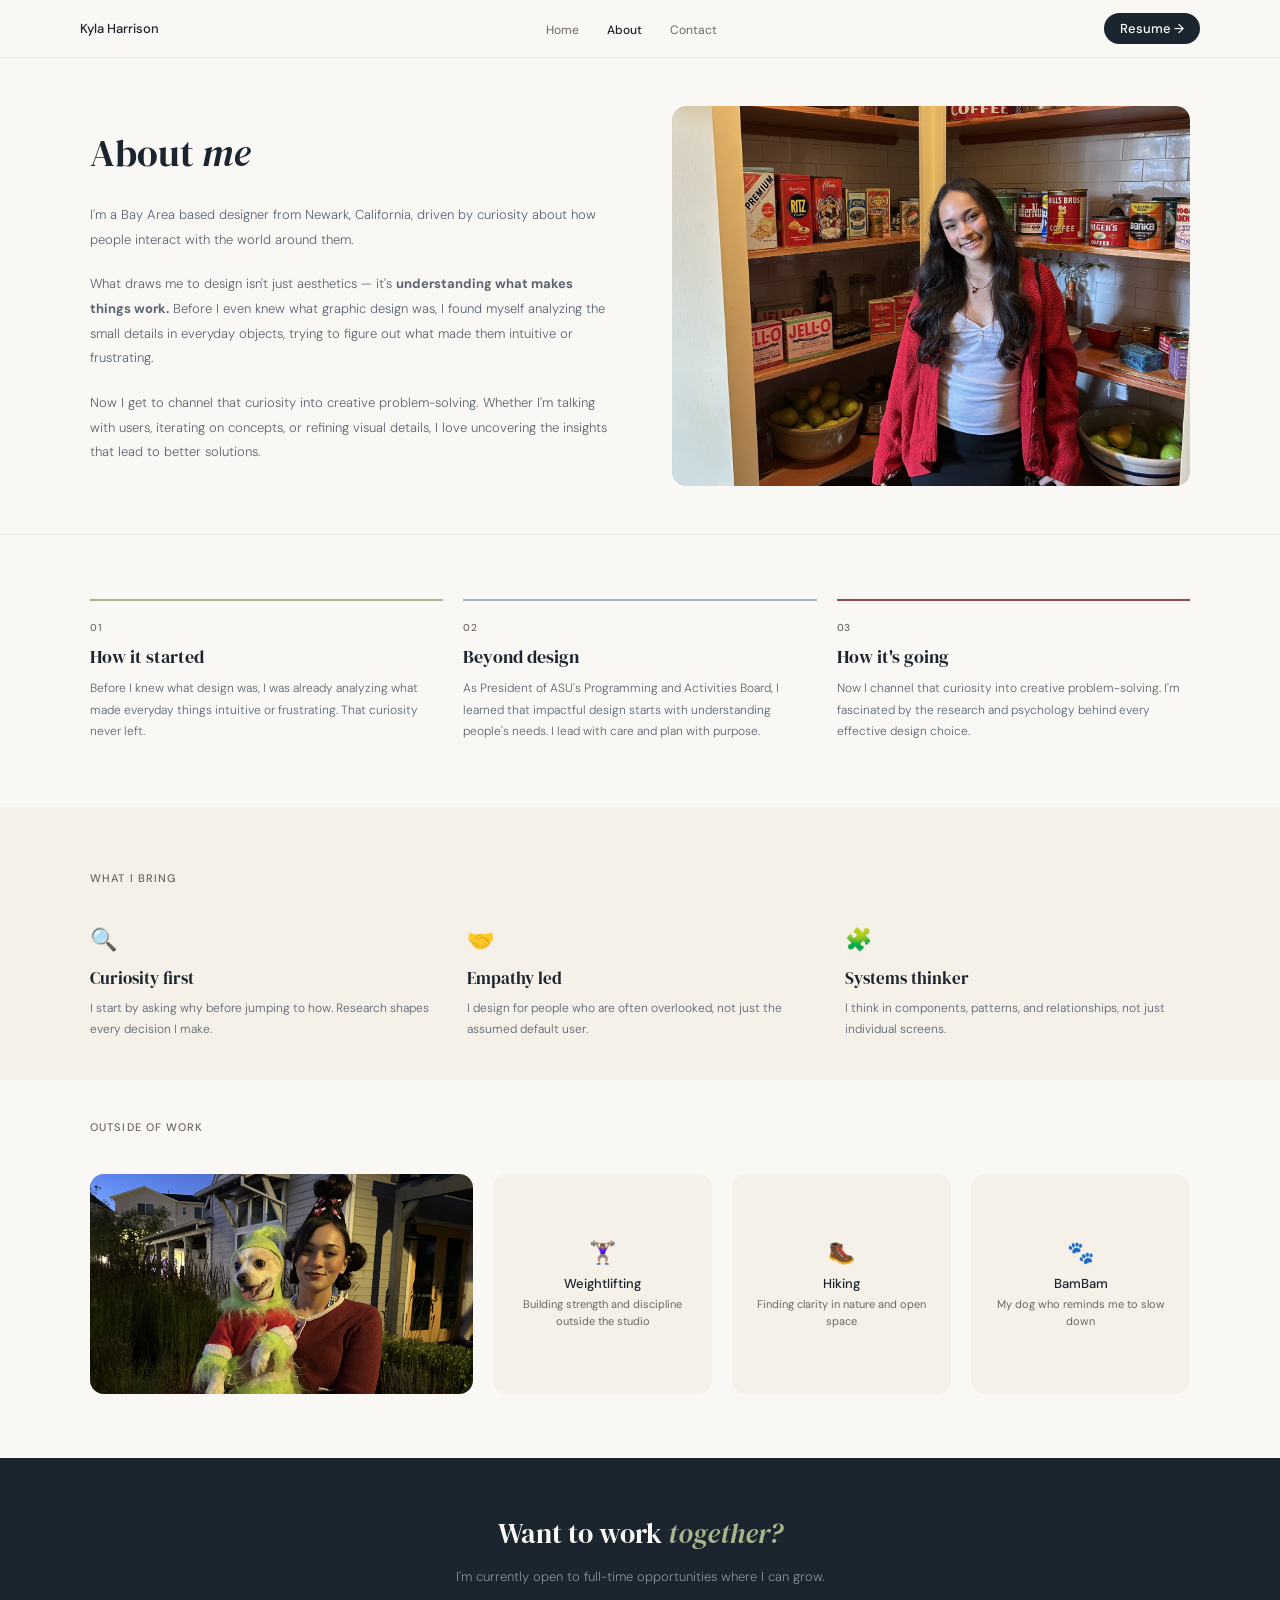
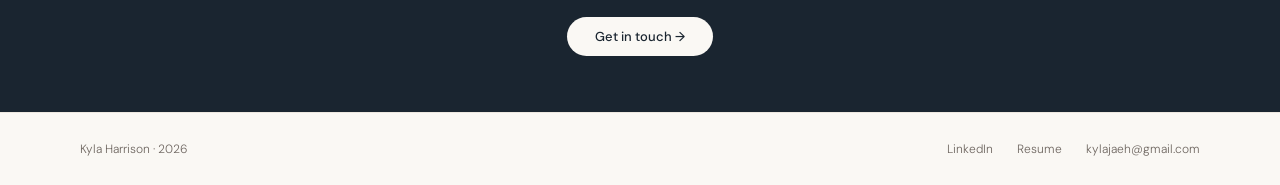
<file: about.html>
<!DOCTYPE html>
<html lang="en">
<head>
<meta charset="UTF-8">
<meta name="viewport" content="width=device-width, initial-scale=1.0">
<title>About — Kyla Harrison</title>
<meta name="description" content="Learn more about Kyla Harrison, a multidisciplinary designer with roots in UX research, based in the Bay Area, California.">
<link rel="icon" type="image/png" href="assets/logo-kh.png">
<link rel="icon" type="image/png" sizes="32x32" href="assets/logo-kh.png">
<link rel="icon" type="image/png" sizes="16x16" href="assets/logo-kh.png">
<link rel="preconnect" href="https://fonts.googleapis.com">
<link rel="preconnect" href="https://fonts.gstatic.com" crossorigin>
<link href="https://fonts.googleapis.com/css2?family=DM+Sans:ital,wght@0,300;0,400;0,500;1,300;1,400&family=DM+Serif+Display:ital@0;1&display=swap" rel="stylesheet">
<link rel="stylesheet" href="css/styles.css">
</head>
<body>

<a class="skip-link" href="#main">Skip to content</a>

<header class="site-nav">
  <div class="nav-inner">
    <span class="nav-name">Kyla Harrison</span>
    <nav aria-label="Primary">
      <ul class="nav-links">
        <li><a href="index.html">Home</a></li>
        <li><a href="about.html" aria-current="page">About</a></li>
        <li><a href="contact.html">Contact</a></li>
      </ul>
    </nav>
    <a class="btn btn-pill btn-dark" href="assets/resume.pdf">Resume →</a>
  </div>
</header>

<main id="main">

  <!-- Section 2: Editorial About -->
  <section class="editorial-about">
    <div class="editorial-about-inner">
      <div class="editorial-about-left reveal">
        <h1 class="editorial-heading">About <em>me</em></h1>
        <p class="editorial-body">I'm a Bay Area based designer from Newark, California, driven by curiosity about how people interact with the world around them.</p>
        <p class="editorial-body">What draws me to design isn't just aesthetics — it's <strong>understanding what makes things work.</strong> Before I even knew what graphic design was, I found myself analyzing the small details in everyday objects, trying to figure out what made them intuitive or frustrating.</p>
        <p class="editorial-body">Now I get to channel that curiosity into creative problem-solving. Whether I'm talking with users, iterating on concepts, or refining visual details, I love uncovering the insights that lead to better solutions.</p>
      </div>
      <div class="editorial-about-right reveal">
        <img class="editorial-photo" src="assets/headshot.jpg" alt="Kyla Harrison, multidisciplinary designer" style="width: 100%; height: 380px; object-fit: cover; object-position: 30% 60%; border-radius: 14px; display: block;">
      </div>
    </div>
  </section>

  <!-- Section 3: Story Cards -->
  <section class="story-cards">
    <div class="story-cards-grid">
      <article class="story-card reveal" style="border-top-color:#a8b58a;">
        <p class="story-card-number">01</p>
        <h3 class="story-card-title">How it started</h3>
        <p class="story-card-body">Before I knew what design was, I was already analyzing what made everyday things intuitive or frustrating. That curiosity never left.</p>
      </article>
      <article class="story-card reveal" style="border-top-color:#a9b7c6;">
        <p class="story-card-number">02</p>
        <h3 class="story-card-title">Beyond design</h3>
        <p class="story-card-body">As President of ASU's Programming and Activities Board, I learned that impactful design starts with understanding people's needs. I lead with care and plan with purpose.</p>
      </article>
      <article class="story-card reveal" style="border-top-color:#8f4a52;">
        <p class="story-card-number">03</p>
        <h3 class="story-card-title">How it's going</h3>
        <p class="story-card-body">Now I channel that curiosity into creative problem-solving. I'm fascinated by the research and psychology behind every effective design choice.</p>
      </article>
    </div>
  </section>

  <!-- Section 4: What I Bring -->
  <section class="what-i-bring">
    <p class="eyebrow eyebrow-muted">What I bring</p>
    <div class="bring-grid">
      <div class="bring-item reveal">
        <span class="bring-icon" aria-hidden="true">🔍</span>
        <h3 class="bring-title">Curiosity first</h3>
        <p class="bring-body">I start by asking why before jumping to how. Research shapes every decision I make.</p>
      </div>
      <div class="bring-item reveal">
        <span class="bring-icon" aria-hidden="true">🤝</span>
        <h3 class="bring-title">Empathy led</h3>
        <p class="bring-body">I design for people who are often overlooked, not just the assumed default user.</p>
      </div>
      <div class="bring-item reveal">
        <span class="bring-icon" aria-hidden="true">🧩</span>
        <h3 class="bring-title">Systems thinker</h3>
        <p class="bring-body">I think in components, patterns, and relationships, not just individual screens.</p>
      </div>
    </div>
  </section>

  <!-- Section 5: Outside of Work -->
  <section class="outside-work">
    <p class="eyebrow eyebrow-muted">Outside of work</p>
    <div class="outside-grid">
      <img class="outside-photo reveal" src="assets/lifestyle.jpg" alt="Kyla Harrison with her dog BamBam" style="width: 100%; height: 220px; object-fit: cover; object-position: center 40%; border-radius: 14px; display: block;">
      <div class="outside-tile reveal">
        <span class="outside-tile-icon" aria-hidden="true">🏋🏽‍♀️</span>
        <p class="outside-tile-name">Weightlifting</p>
        <p class="outside-tile-sub">Building strength and discipline outside the studio</p>
      </div>
      <div class="outside-tile reveal">
        <span class="outside-tile-icon" aria-hidden="true">🥾</span>
        <p class="outside-tile-name">Hiking</p>
        <p class="outside-tile-sub">Finding clarity in nature and open space</p>
      </div>
      <div class="outside-tile reveal">
        <span class="outside-tile-icon" aria-hidden="true">🐾</span>
        <p class="outside-tile-name">BamBam</p>
        <p class="outside-tile-sub">My dog who reminds me to slow down</p>
      </div>
    </div>
  </section>

  <!-- Section 6: CTA Band -->
  <section class="cta-band">
    <div class="cta-band-inner reveal">
      <h2 class="cta-band-heading">Want to work <em>together?</em></h2>
      <p class="cta-band-subline">I'm currently open to full-time opportunities where I can grow.</p>
      <a class="btn cta-band-btn" href="contact.html">Get in touch →</a>
    </div>
  </section>

</main>

<footer class="site-footer">
  <div class="footer-inner">
    <span>Kyla Harrison · 2026</span>
    <div class="footer-links">
      <a href="https://linkedin.com/in/kylaharrison" target="_blank" rel="noopener">LinkedIn</a>
      <a href="assets/resume.pdf">Resume</a>
      <a href="mailto:kylajaeh@gmail.com">kylajaeh@gmail.com</a>
    </div>
  </div>
</footer>

<script src="js/main.js"></script>
</body>
</html>
</file>
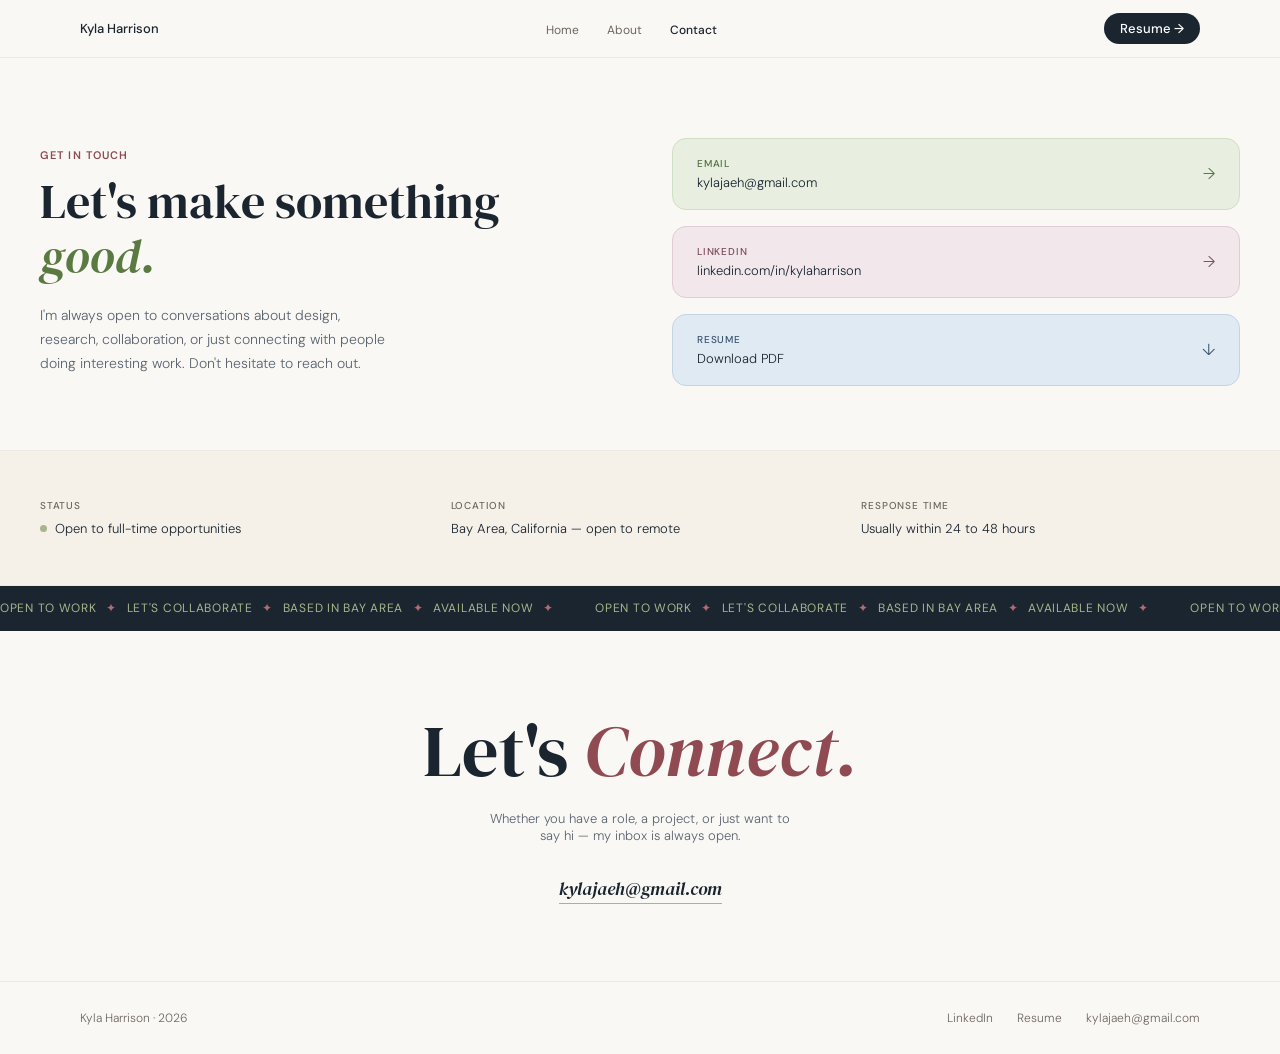
<file: contact.html>
<!DOCTYPE html>
<html lang="en">
<head>
<meta charset="UTF-8">
<meta name="viewport" content="width=device-width, initial-scale=1.0">
<title>Contact — Kyla Harrison</title>
<meta name="description" content="Get in touch with Kyla Harrison, a multidisciplinary designer with roots in UX research, based in the Bay Area, California.">
<link rel="icon" type="image/png" href="assets/logo-kh.png">
<link rel="icon" type="image/png" sizes="32x32" href="assets/logo-kh.png">
<link rel="icon" type="image/png" sizes="16x16" href="assets/logo-kh.png">
<link rel="preconnect" href="https://fonts.googleapis.com">
<link rel="preconnect" href="https://fonts.gstatic.com" crossorigin>
<link href="https://fonts.googleapis.com/css2?family=DM+Sans:ital,wght@0,300;0,400;0,500;1,300;1,400&family=DM+Serif+Display:ital@0;1&display=swap" rel="stylesheet">
<link rel="stylesheet" href="css/styles.css">
</head>
<body>

<a class="skip-link" href="#main">Skip to content</a>

<header class="site-nav">
  <div class="nav-inner">
    <span class="nav-name">Kyla Harrison</span>
    <nav aria-label="Primary">
      <ul class="nav-links">
        <li><a href="index.html">Home</a></li>
        <li><a href="about.html">About</a></li>
        <li><a href="contact.html" aria-current="page">Contact</a></li>
      </ul>
    </nav>
    <a class="btn btn-pill btn-dark" href="assets/resume.pdf">Resume →</a>
  </div>
</header>

<main id="main">

  <!-- Contact Hero -->
  <section class="contact-hero">
    <div class="contact-hero-inner">
      <div class="contact-hero-left reveal">
        <p class="eyebrow eyebrow-blush">Get in touch</p>
        <h1 class="contact-heading">Let's make something <em>good.</em></h1>
        <p class="contact-body">I'm always open to conversations about design, research, collaboration, or just connecting with people doing interesting work. Don't hesitate to reach out.</p>
      </div>

      <div class="contact-cards reveal">
        <a class="contact-card contact-card-email" href="mailto:kylajaeh@gmail.com">
          <span class="contact-card-text">
            <span class="contact-card-label">Email</span>
            <span class="contact-card-value">kylajaeh@gmail.com</span>
          </span>
          <span class="contact-card-arrow" aria-hidden="true">→</span>
        </a>

        <a class="contact-card contact-card-linkedin" href="https://linkedin.com/in/kylaharrison" target="_blank" rel="noopener">
          <span class="contact-card-text">
            <span class="contact-card-label">LinkedIn</span>
            <span class="contact-card-value">linkedin.com/in/kylaharrison</span>
          </span>
          <span class="contact-card-arrow" aria-hidden="true">→</span>
        </a>

        <a class="contact-card contact-card-resume" href="assets/resume.pdf" download>
          <span class="contact-card-text">
            <span class="contact-card-label">Resume</span>
            <span class="contact-card-value">Download PDF</span>
          </span>
          <span class="contact-card-arrow" aria-hidden="true">↓</span>
        </a>
      </div>
    </div>
  </section>

  <!-- Availability Strip -->
  <section class="availability">
    <div class="availability-inner">
      <div class="availability-item reveal">
        <p class="availability-label">Status</p>
        <p class="availability-value"><span class="status-dot" aria-hidden="true"></span>Open to full-time opportunities</p>
      </div>
      <div class="availability-item reveal">
        <p class="availability-label">Location</p>
        <p class="availability-value">Bay Area, California — open to remote</p>
      </div>
      <div class="availability-item reveal">
        <p class="availability-label">Response time</p>
        <p class="availability-value">Usually within 24 to 48 hours</p>
      </div>
    </div>
  </section>

  <!-- Marquee -->
  <div class="marquee" aria-hidden="true">
    <div class="marquee-track">
      <span class="marquee-content">Open to work <span class="sep">✦</span> Let's collaborate <span class="sep">✦</span> Based in Bay Area <span class="sep">✦</span> Available now <span class="sep">✦</span></span>
      <span class="marquee-content">Open to work <span class="sep">✦</span> Let's collaborate <span class="sep">✦</span> Based in Bay Area <span class="sep">✦</span> Available now <span class="sep">✦</span></span>
      <span class="marquee-content">Open to work <span class="sep">✦</span> Let's collaborate <span class="sep">✦</span> Based in Bay Area <span class="sep">✦</span> Available now <span class="sep">✦</span></span>
    </div>
  </div>

  <!-- Big Statement -->
  <section class="big-statement">
    <div class="big-statement-inner reveal">
      <h2 class="big-statement-heading">Let's <em>Connect.</em></h2>
      <p class="big-statement-subline">Whether you have a role, a project, or just want to say hi — my inbox is always open.</p>
      <a class="big-statement-email" href="mailto:kylajaeh@gmail.com">kylajaeh@gmail.com</a>
    </div>
  </section>

</main>

<footer class="site-footer">
  <div class="footer-inner">
    <span>Kyla Harrison · 2026</span>
    <div class="footer-links">
      <a href="https://linkedin.com/in/kylaharrison" target="_blank" rel="noopener">LinkedIn</a>
      <a href="assets/resume.pdf">Resume</a>
      <a href="mailto:kylajaeh@gmail.com">kylajaeh@gmail.com</a>
    </div>
  </div>
</footer>

<script src="js/main.js"></script>
</body>
</html>
</file>
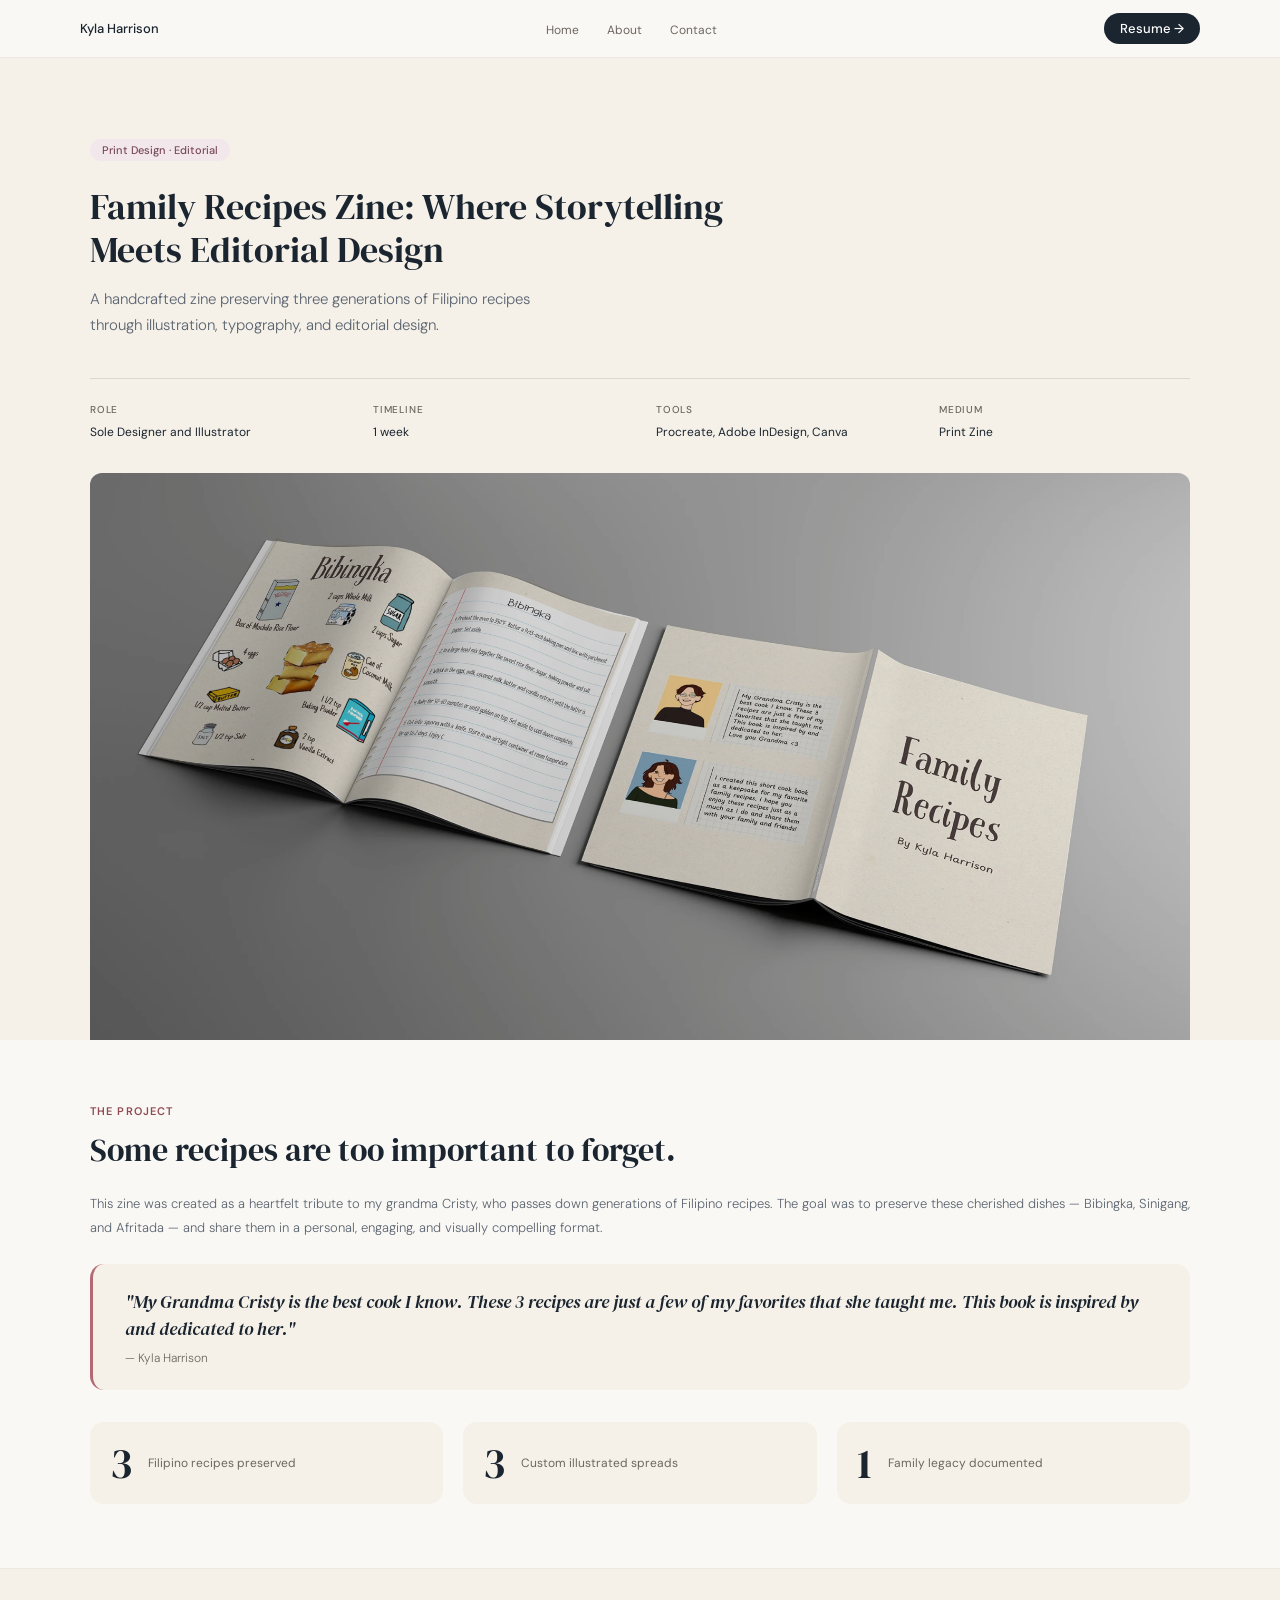
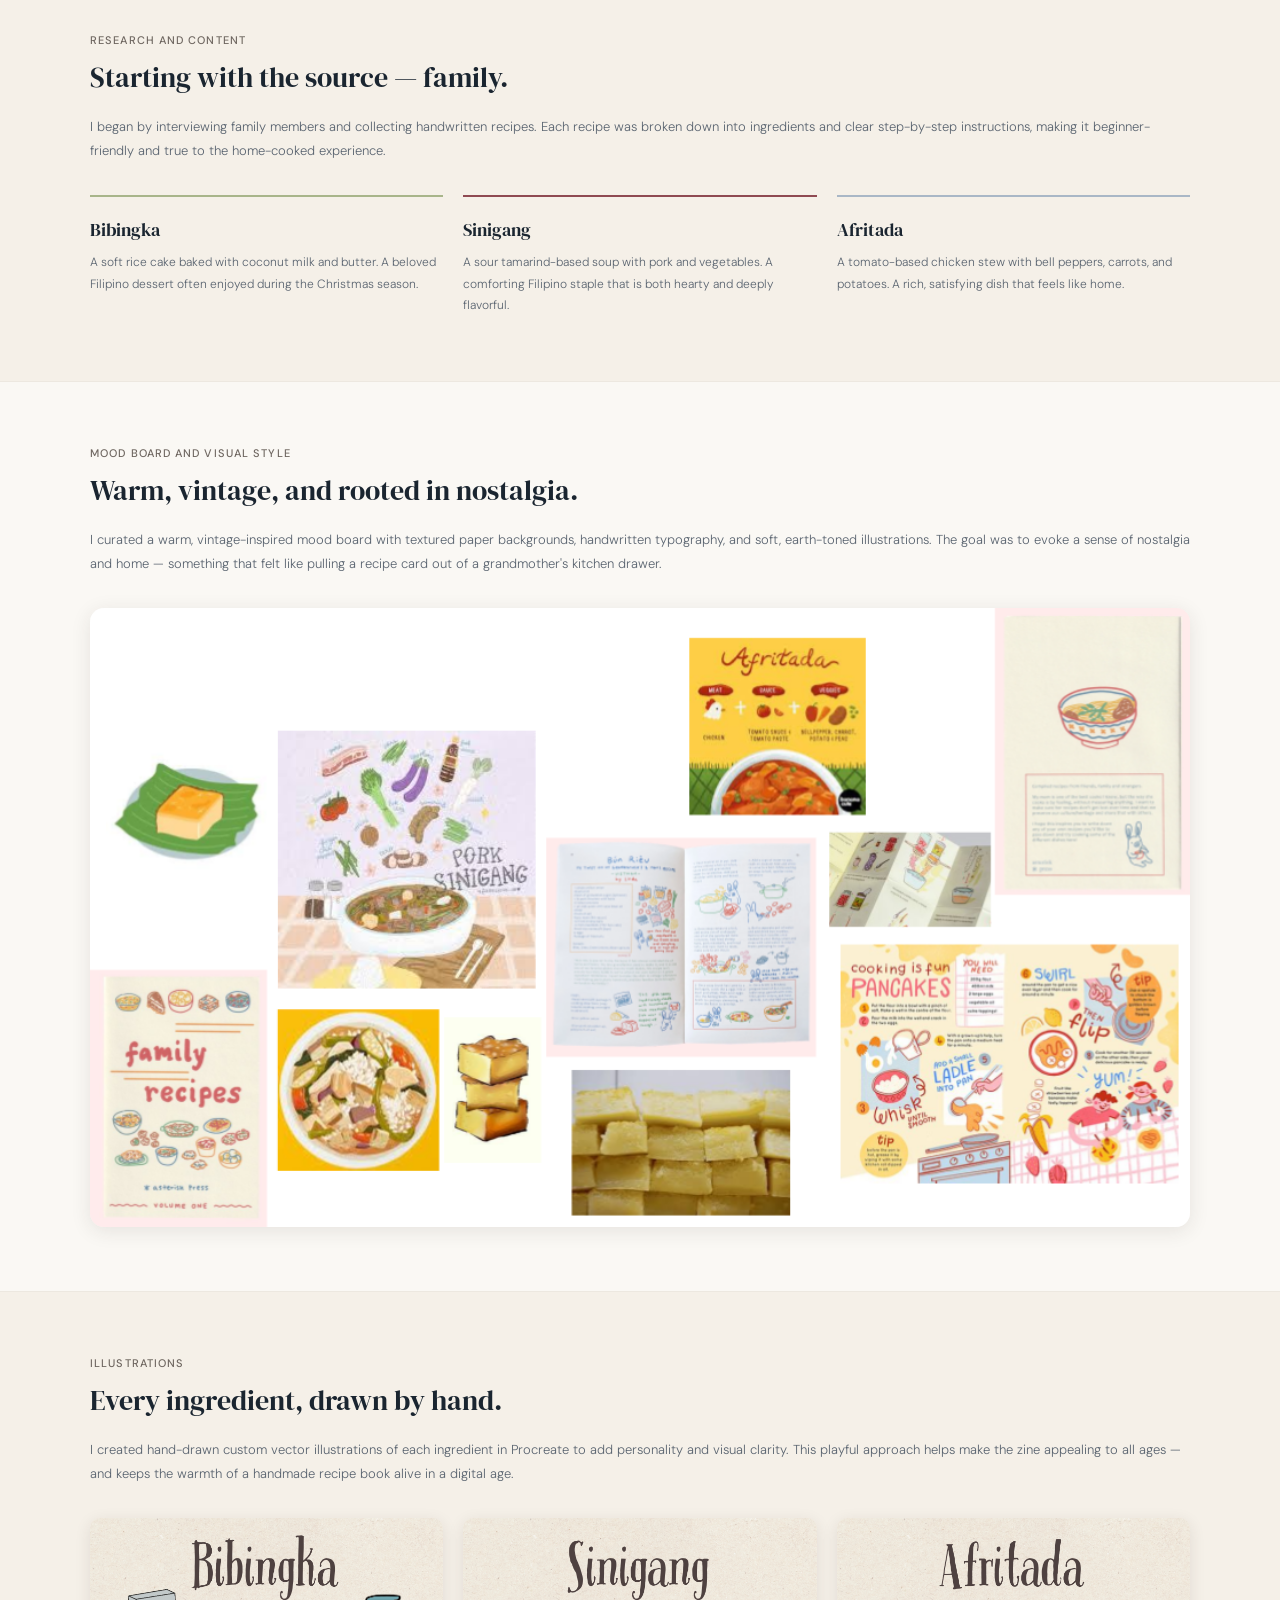
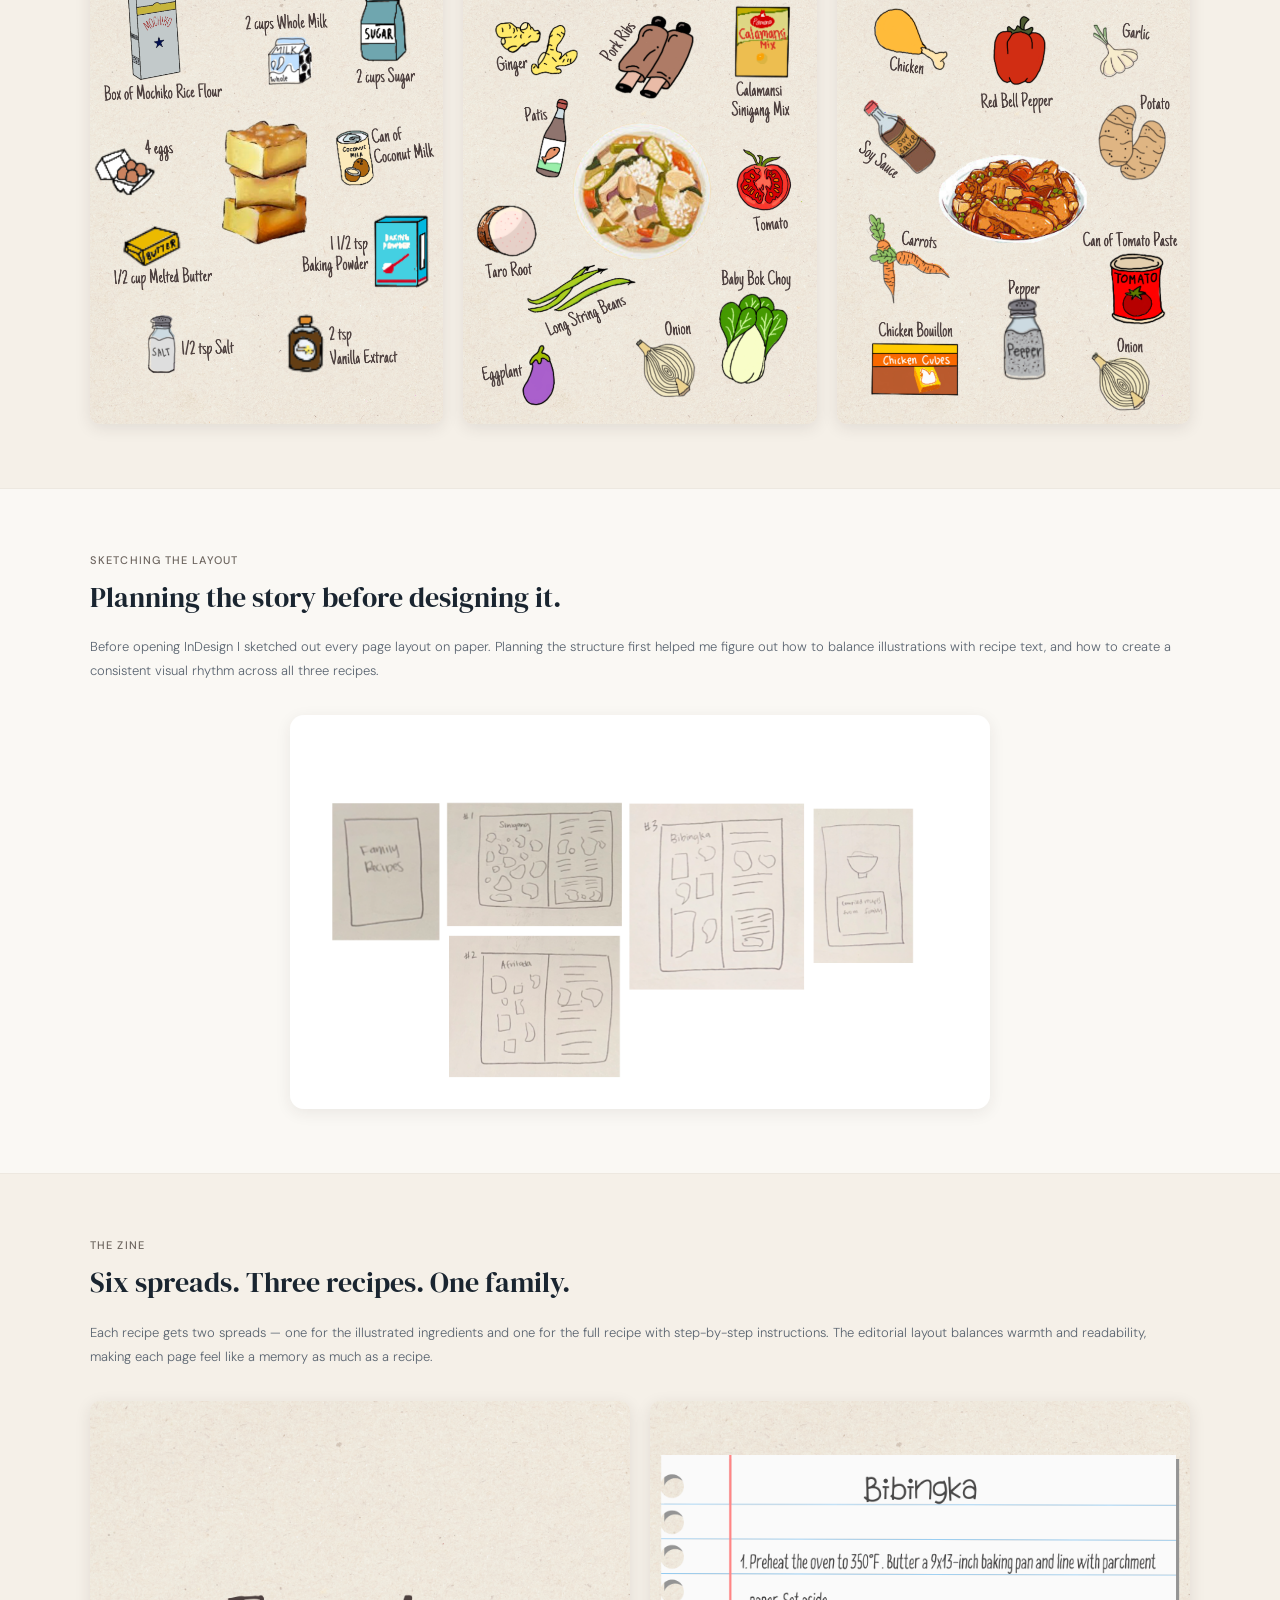
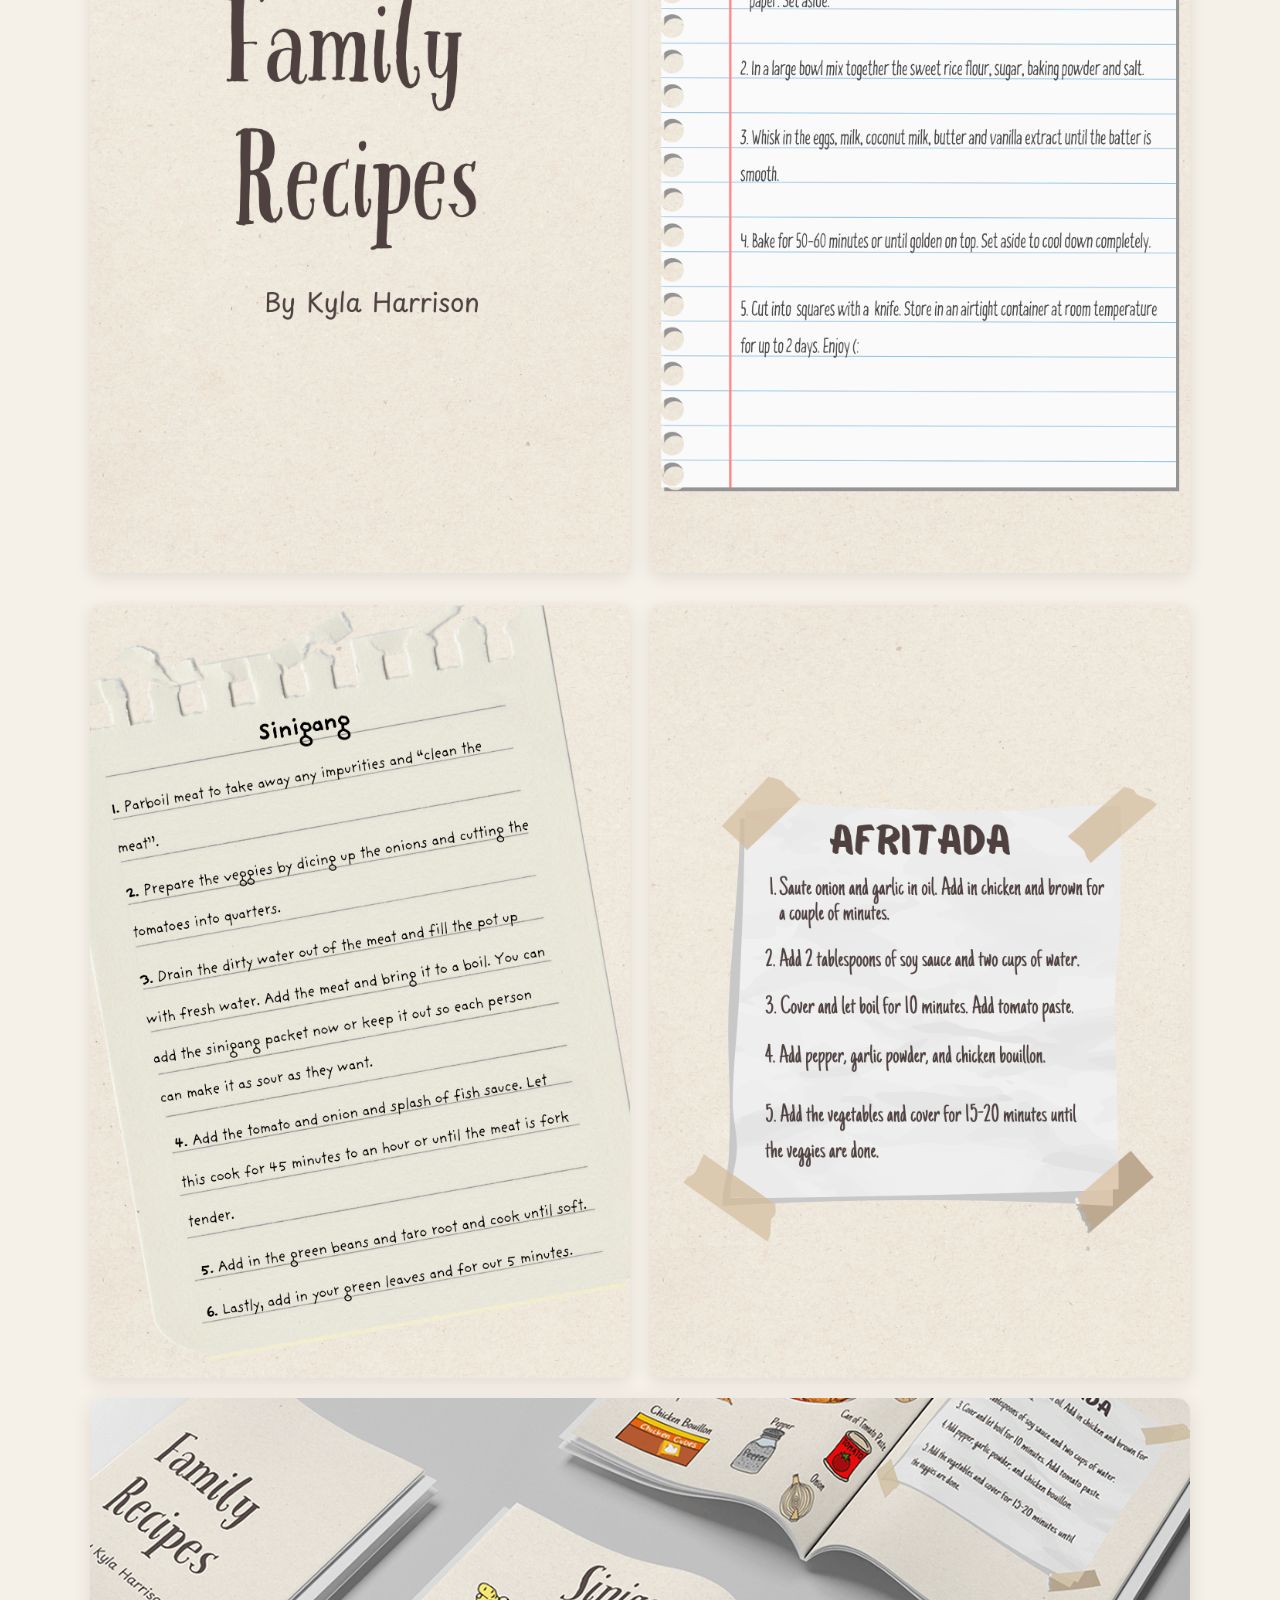
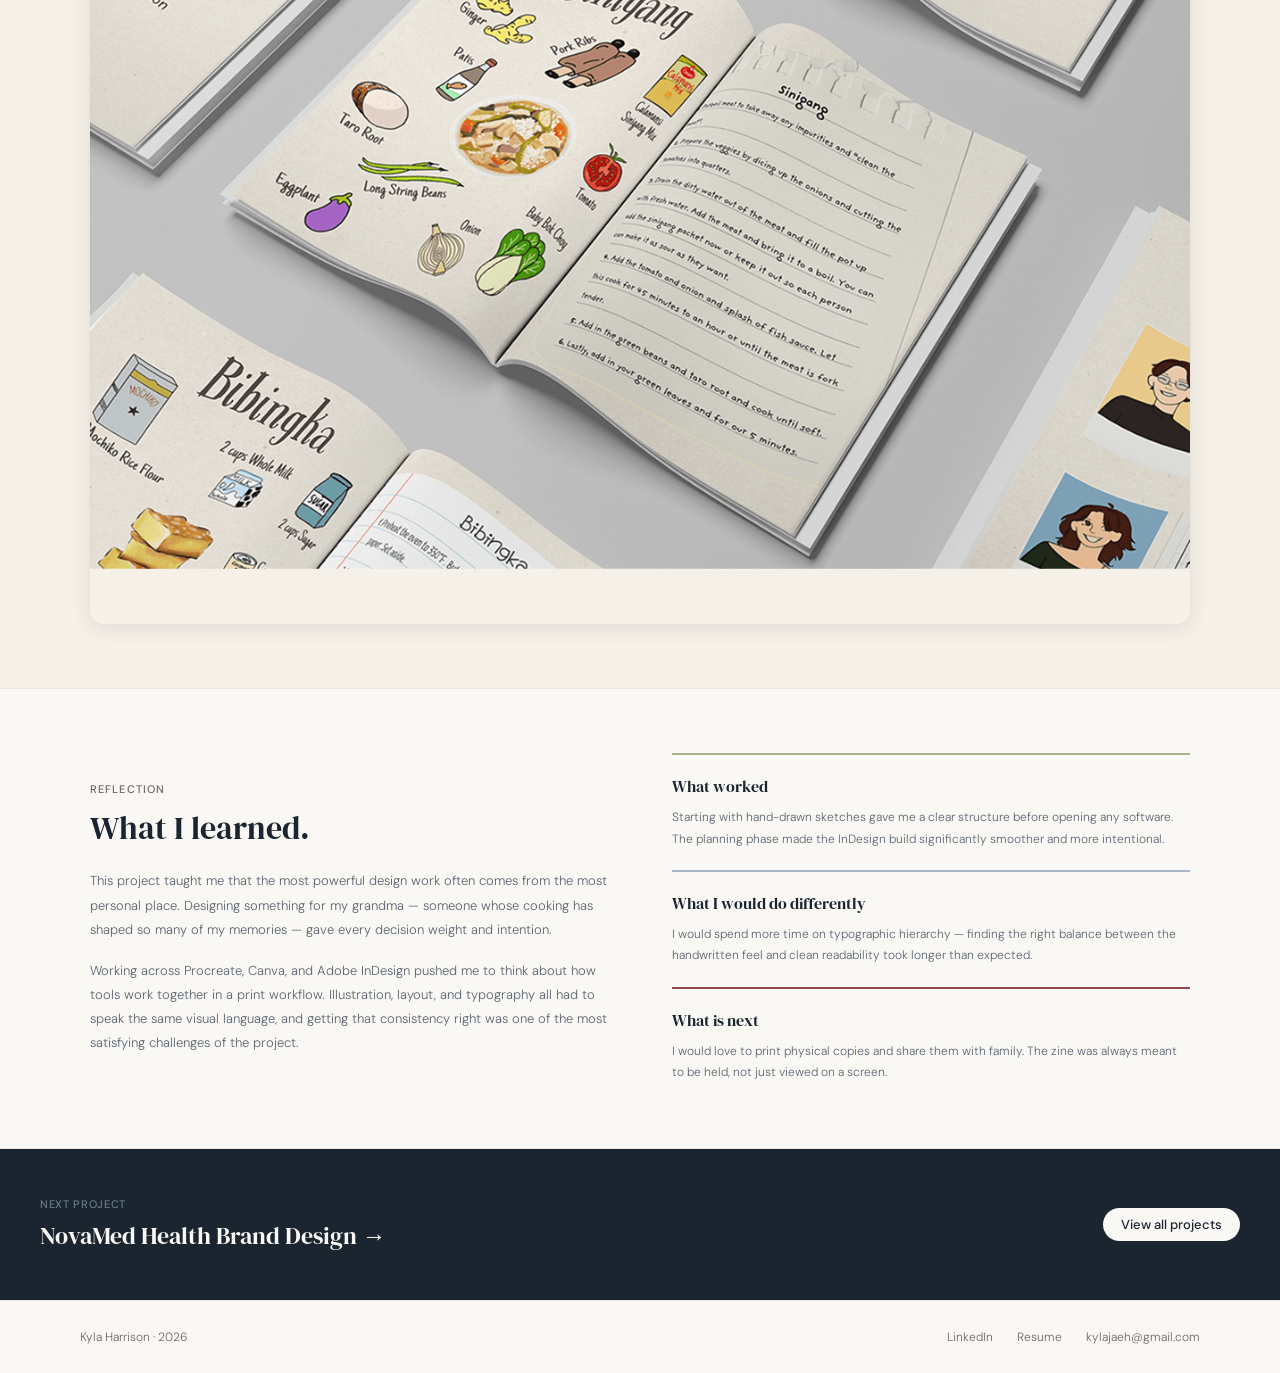
<file: family-recipes-zine.html>
<!DOCTYPE html>
<html lang="en">
<head>
<meta charset="UTF-8">
<meta name="viewport" content="width=device-width, initial-scale=1.0">
<title>Family Recipes Zine — Kyla Harrison</title>
<meta name="description" content="A handcrafted zine preserving three generations of Filipino recipes through illustration, typography, and editorial design.">
<link rel="icon" type="image/png" href="assets/logo-kh.png">
<link rel="icon" type="image/png" sizes="32x32" href="assets/logo-kh.png">
<link rel="icon" type="image/png" sizes="16x16" href="assets/logo-kh.png">
<link rel="preconnect" href="https://fonts.googleapis.com">
<link rel="preconnect" href="https://fonts.gstatic.com" crossorigin>
<link href="https://fonts.googleapis.com/css2?family=DM+Sans:ital,wght@0,300;0,400;0,500;1,300;1,400&family=DM+Serif+Display:ital@0;1&display=swap" rel="stylesheet">
<link rel="stylesheet" href="css/styles.css">
</head>
<body>

<a class="skip-link" href="#main">Skip to content</a>

<header class="site-nav">
  <div class="nav-inner">
    <span class="nav-name">Kyla Harrison</span>
    <nav aria-label="Primary">
      <ul class="nav-links">
        <li><a href="index.html">Home</a></li>
        <li><a href="about.html">About</a></li>
        <li><a href="contact.html">Contact</a></li>
      </ul>
    </nav>
    <a class="btn btn-pill btn-dark" href="assets/resume.pdf">Resume →</a>
  </div>
</header>

<main id="main">

  <!-- Section 1: Hero -->
  <section class="case-study-hero hero-linen">
    <div class="case-study-hero-inner">
      <span class="case-study-hero-tag" style="background:#f2e8ec; color:#7a4a58;">Print Design · Editorial</span>
      <h1 class="case-study-hero-heading">Family Recipes Zine: Where Storytelling Meets Editorial Design</h1>
      <p class="case-study-hero-subline">A handcrafted zine preserving three generations of Filipino recipes through illustration, typography, and editorial design.</p>

      <div class="case-study-hero-meta">
        <div class="case-study-hero-meta-item">
          <p class="case-study-hero-meta-label">Role</p>
          <p class="case-study-hero-meta-value">Sole Designer and Illustrator</p>
        </div>
        <div class="case-study-hero-meta-item">
          <p class="case-study-hero-meta-label">Timeline</p>
          <p class="case-study-hero-meta-value">1 week</p>
        </div>
        <div class="case-study-hero-meta-item">
          <p class="case-study-hero-meta-label">Tools</p>
          <p class="case-study-hero-meta-value">Procreate, Adobe InDesign, Canva</p>
        </div>
        <div class="case-study-hero-meta-item">
          <p class="case-study-hero-meta-label">Medium</p>
          <p class="case-study-hero-meta-value">Print Zine</p>
        </div>
      </div>

      <img src="assets/projects/zine/zine-hero.png" alt="Family Recipes zine open book mockup" style="width: 100%; border-radius: 12px 12px 0 0; display: block; margin-top: 2rem;">
    </div>
  </section>

  <!-- Section 2: Overview -->
  <section class="case-section" style="background: var(--color-bg);">
    <div class="case-section-inner">
      <p class="eyebrow eyebrow-blush">The project</p>
      <h2 class="case-heading-lg" style="max-width: 600px;">Some recipes are too important to forget.</h2>
      <p class="case-body">This zine was created as a heartfelt tribute to my grandma Cristy, who passes down generations of Filipino recipes. The goal was to preserve these cherished dishes — Bibingka, Sinigang, and Afritada — and share them in a personal, engaging, and visually compelling format.</p>

      <div class="case-pullquote-card">
        <p class="case-pullquote-text">"My Grandma Cristy is the best cook I know. These 3 recipes are just a few of my favorites that she taught me. This book is inspired by and dedicated to her."</p>
        <p class="case-pullquote-attribution">— Kyla Harrison</p>
      </div>

      <div class="case-grid-3">
        <div class="case-stat-card">
          <span class="case-stat-number">3</span>
          <span class="case-stat-label">Filipino recipes preserved</span>
        </div>
        <div class="case-stat-card">
          <span class="case-stat-number">3</span>
          <span class="case-stat-label">Custom illustrated spreads</span>
        </div>
        <div class="case-stat-card">
          <span class="case-stat-number">1</span>
          <span class="case-stat-label">Family legacy documented</span>
        </div>
      </div>
    </div>
  </section>

  <!-- Section 3: Research and Content -->
  <section class="case-section" style="background: var(--color-linen);">
    <div class="case-section-inner">
      <p class="eyebrow eyebrow-muted">Research and content</p>
      <h2 class="case-heading-md">Starting with the source — family.</h2>
      <p class="case-body">I began by interviewing family members and collecting handwritten recipes. Each recipe was broken down into ingredients and clear step-by-step instructions, making it beginner-friendly and true to the home-cooked experience.</p>

      <div class="case-grid-3">
        <div class="case-accent-card" style="border-top-color:#a8b58a;">
          <h3 class="case-accent-card-title">Bibingka</h3>
          <p class="case-accent-card-body">A soft rice cake baked with coconut milk and butter. A beloved Filipino dessert often enjoyed during the Christmas season.</p>
        </div>
        <div class="case-accent-card" style="border-top-color:#8f4a52;">
          <h3 class="case-accent-card-title">Sinigang</h3>
          <p class="case-accent-card-body">A sour tamarind-based soup with pork and vegetables. A comforting Filipino staple that is both hearty and deeply flavorful.</p>
        </div>
        <div class="case-accent-card" style="border-top-color:#a9b7c6;">
          <h3 class="case-accent-card-title">Afritada</h3>
          <p class="case-accent-card-body">A tomato-based chicken stew with bell peppers, carrots, and potatoes. A rich, satisfying dish that feels like home.</p>
        </div>
      </div>
    </div>
  </section>

  <!-- Section 4: Mood Board and Visual Style -->
  <section class="case-section" style="background: var(--color-bg);">
    <div class="case-section-inner">
      <p class="eyebrow eyebrow-muted">Mood board and visual style</p>
      <h2 class="case-heading-md">Warm, vintage, and rooted in nostalgia.</h2>
      <p class="case-body">I curated a warm, vintage-inspired mood board with textured paper backgrounds, handwritten typography, and soft, earth-toned illustrations. The goal was to evoke a sense of nostalgia and home — something that felt like pulling a recipe card out of a grandmother's kitchen drawer.</p>

      <img src="assets/projects/zine/zine-moodboard.png" alt="Family Recipes Zine mood board showing warm vintage visual inspiration" style="width: 100%; border-radius: 14px; box-shadow: 0 4px 20px rgba(45,40,35,0.10); display: block; margin-top: 2rem;">
    </div>
  </section>

  <!-- Section 5: Illustrations -->
  <section class="case-section" style="background: var(--color-linen);">
    <div class="case-section-inner">
      <p class="eyebrow eyebrow-muted">Illustrations</p>
      <h2 class="case-heading-md">Every ingredient, drawn by hand.</h2>
      <p class="case-body">I created hand-drawn custom vector illustrations of each ingredient in Procreate to add personality and visual clarity. This playful approach helps make the zine appealing to all ages — and keeps the warmth of a handmade recipe book alive in a digital age.</p>

      <div class="case-grid-3">
        <img src="assets/projects/zine/zine-page-bibingka-illustration.png" alt="Bibingka illustration page from Family Recipes Zine" style="width: 100%; border-radius: 10px; box-shadow: 0 4px 16px rgba(45,40,35,0.10); display: block;">
        <img src="assets/projects/zine/zine-page-sinigang-illustration.png" alt="Sinigang illustration page from Family Recipes Zine" style="width: 100%; border-radius: 10px; box-shadow: 0 4px 16px rgba(45,40,35,0.10); display: block;">
        <img src="assets/projects/zine/zine-page-afritada-illustration.png" alt="Afritada illustration page from Family Recipes Zine" style="width: 100%; border-radius: 10px; box-shadow: 0 4px 16px rgba(45,40,35,0.10); display: block;">
      </div>
    </div>
  </section>

  <!-- Section 6: Sketches -->
  <section class="case-section" style="background: var(--color-bg);">
    <div class="case-section-inner">
      <p class="eyebrow eyebrow-muted">Sketching the layout</p>
      <h2 class="case-heading-md">Planning the story before designing it.</h2>
      <p class="case-body">Before opening InDesign I sketched out every page layout on paper. Planning the structure first helped me figure out how to balance illustrations with recipe text, and how to create a consistent visual rhythm across all three recipes.</p>

      <img src="assets/projects/zine/zine-sketches.png" alt="Family Recipes Zine hand drawn layout sketches" style="width: 100%; max-width: 700px; display: block; margin: 2rem auto 0; border-radius: 14px; box-shadow: 0 4px 16px rgba(45,40,35,0.08);">
    </div>
  </section>

  <!-- Section 7: The Zine -->
  <section class="case-section" style="background: var(--color-linen);">
    <div class="case-section-inner">
      <p class="eyebrow eyebrow-muted">The zine</p>
      <h2 class="case-heading-md">Six spreads. Three recipes. One family.</h2>
      <p class="case-body">Each recipe gets two spreads — one for the illustrated ingredients and one for the full recipe with step-by-step instructions. The editorial layout balances warmth and readability, making each page feel like a memory as much as a recipe.</p>

      <div class="case-grid-2">
        <img src="assets/projects/zine/zine-page-cover.png" alt="Family Recipes Zine cover page" style="width: 100%; border-radius: 10px; box-shadow: 0 4px 16px rgba(45,40,35,0.10); display: block;">
        <img src="assets/projects/zine/zine-page-bibingka-recipe.png" alt="Bibingka recipe page from Family Recipes Zine" style="width: 100%; border-radius: 10px; box-shadow: 0 4px 16px rgba(45,40,35,0.10); display: block;">
      </div>

      <div class="case-grid-2">
        <img src="assets/projects/zine/zine-page-sinigang-recipe.png" alt="Sinigang recipe page from Family Recipes Zine" style="width: 100%; border-radius: 10px; box-shadow: 0 4px 16px rgba(45,40,35,0.10); display: block;">
        <img src="assets/projects/zine/zine-page-afritada-recipe.png" alt="Afritada recipe page from Family Recipes Zine" style="width: 100%; border-radius: 10px; box-shadow: 0 4px 16px rgba(45,40,35,0.10); display: block;">
      </div>

      <img src="assets/projects/zine/zine-final.png" alt="Family Recipes Zine final spread mockup showing multiple pages" style="width: 100%; border-radius: 14px; box-shadow: 0 4px 20px rgba(45,40,35,0.10); display: block; margin-top: 1.25rem;">
    </div>
  </section>

  <!-- Section 8: Reflection -->
  <section class="case-section" style="background: var(--color-bg);">
    <div class="case-section-inner case-two-col">
      <div>
        <p class="eyebrow eyebrow-muted">Reflection</p>
        <h2 class="case-heading-lg">What I learned.</h2>
        <p class="case-body">This project taught me that the most powerful design work often comes from the most personal place. Designing something for my grandma — someone whose cooking has shaped so many of my memories — gave every decision weight and intention.</p>
        <p class="case-body">Working across Procreate, Canva, and Adobe InDesign pushed me to think about how tools work together in a print workflow. Illustration, layout, and typography all had to speak the same visual language, and getting that consistency right was one of the most satisfying challenges of the project.</p>
      </div>
      <div class="case-grid-3" style="margin-top:0; grid-template-columns:1fr;">
        <div class="case-accent-card" style="border-top-color:#a8b58a;">
          <h3 class="case-accent-card-title" style="font-size:16px;">What worked</h3>
          <p class="case-accent-card-body">Starting with hand-drawn sketches gave me a clear structure before opening any software. The planning phase made the InDesign build significantly smoother and more intentional.</p>
        </div>
        <div class="case-accent-card" style="border-top-color:#a9b7c6;">
          <h3 class="case-accent-card-title" style="font-size:16px;">What I would do differently</h3>
          <p class="case-accent-card-body">I would spend more time on typographic hierarchy — finding the right balance between the handwritten feel and clean readability took longer than expected.</p>
        </div>
        <div class="case-accent-card" style="border-top-color:#8f4a52;">
          <h3 class="case-accent-card-title" style="font-size:16px;">What is next</h3>
          <p class="case-accent-card-body">I would love to print physical copies and share them with family. The zine was always meant to be held, not just viewed on a screen.</p>
        </div>
      </div>
    </div>
  </section>

  <!-- Section 9: Next project navigation -->
  <section class="case-next">
    <div>
      <p class="case-next-label">Next project</p>
      <a class="case-next-title" href="novamed-brand.html">NovaMed Health Brand Design →</a>
    </div>
    <a class="case-next-all" href="index.html">View all projects</a>
  </section>

</main>

<footer class="site-footer">
  <div class="footer-inner">
    <span>Kyla Harrison · 2026</span>
    <div class="footer-links">
      <a href="https://linkedin.com/in/kylaharrison" target="_blank" rel="noopener">LinkedIn</a>
      <a href="assets/resume.pdf">Resume</a>
      <a href="mailto:kylajaeh@gmail.com">kylajaeh@gmail.com</a>
    </div>
  </div>
</footer>

<script src="js/main.js"></script>
</body>
</html>
</file>
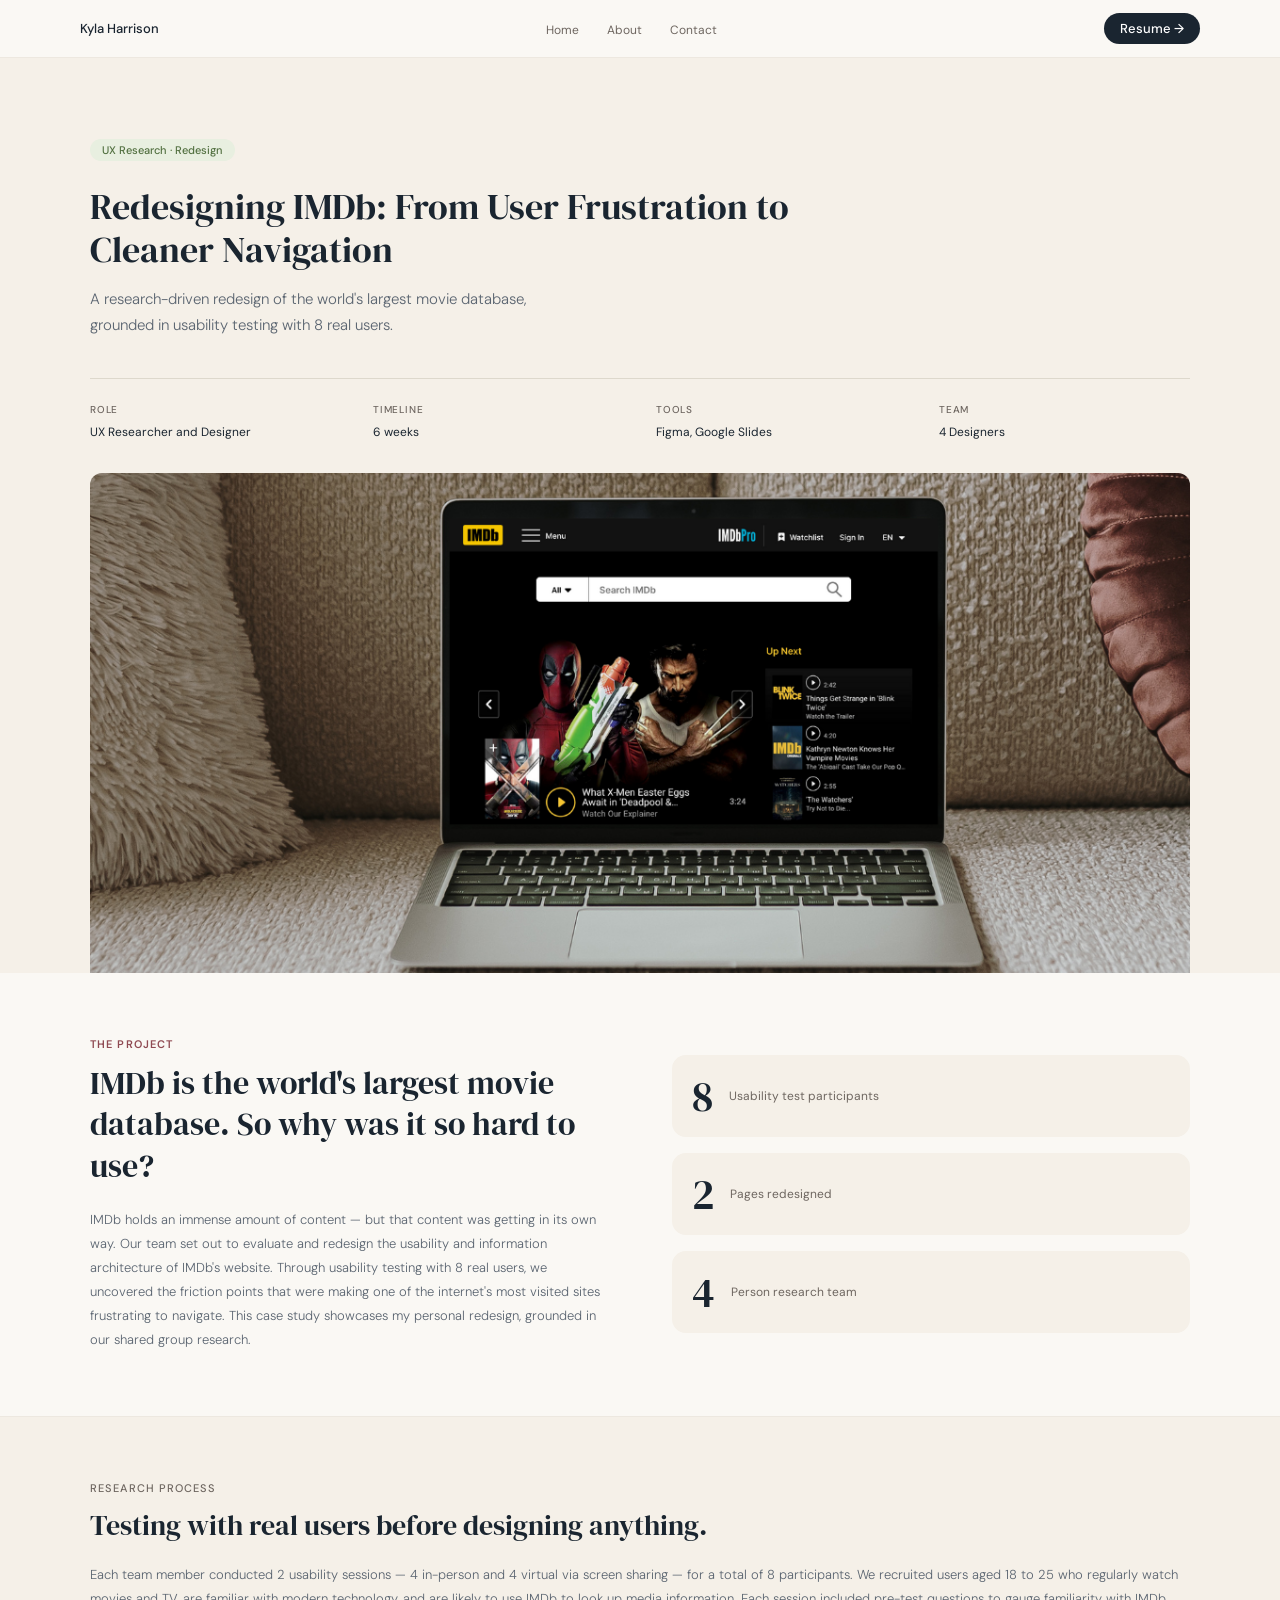
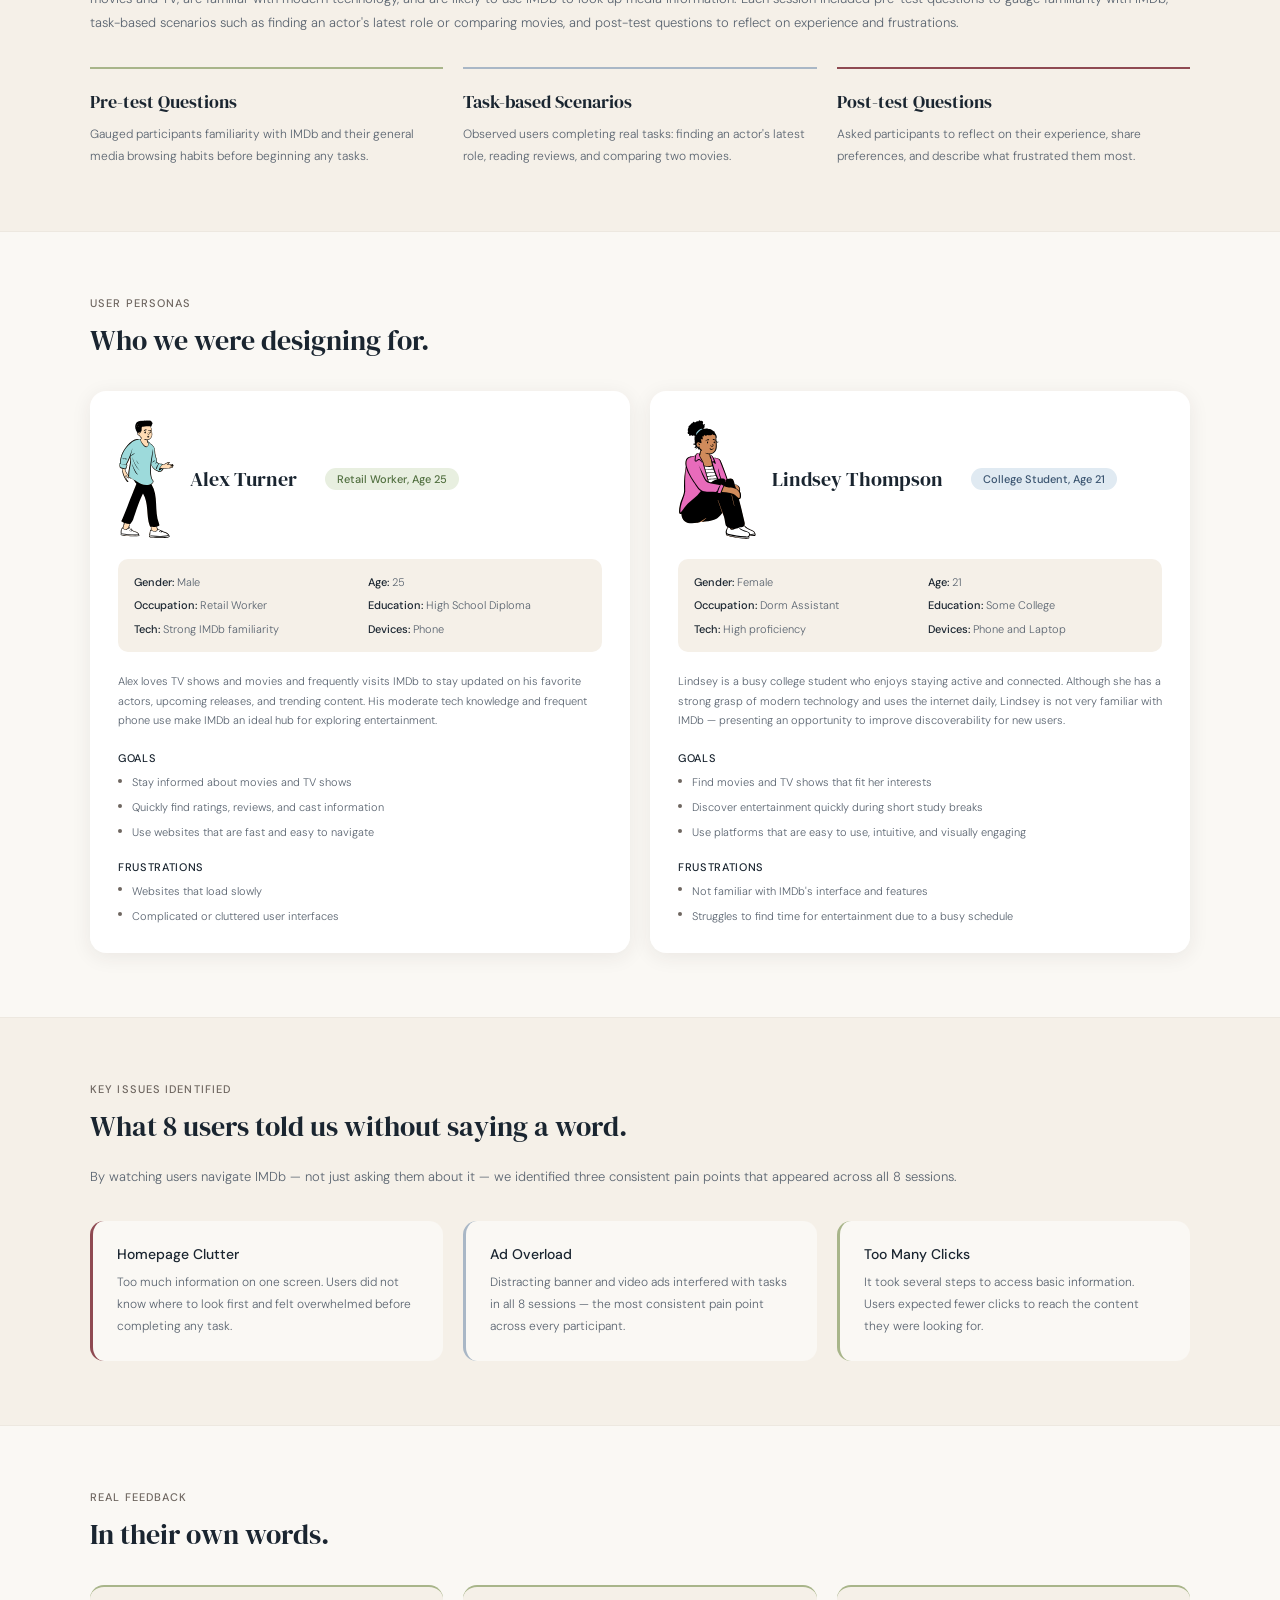
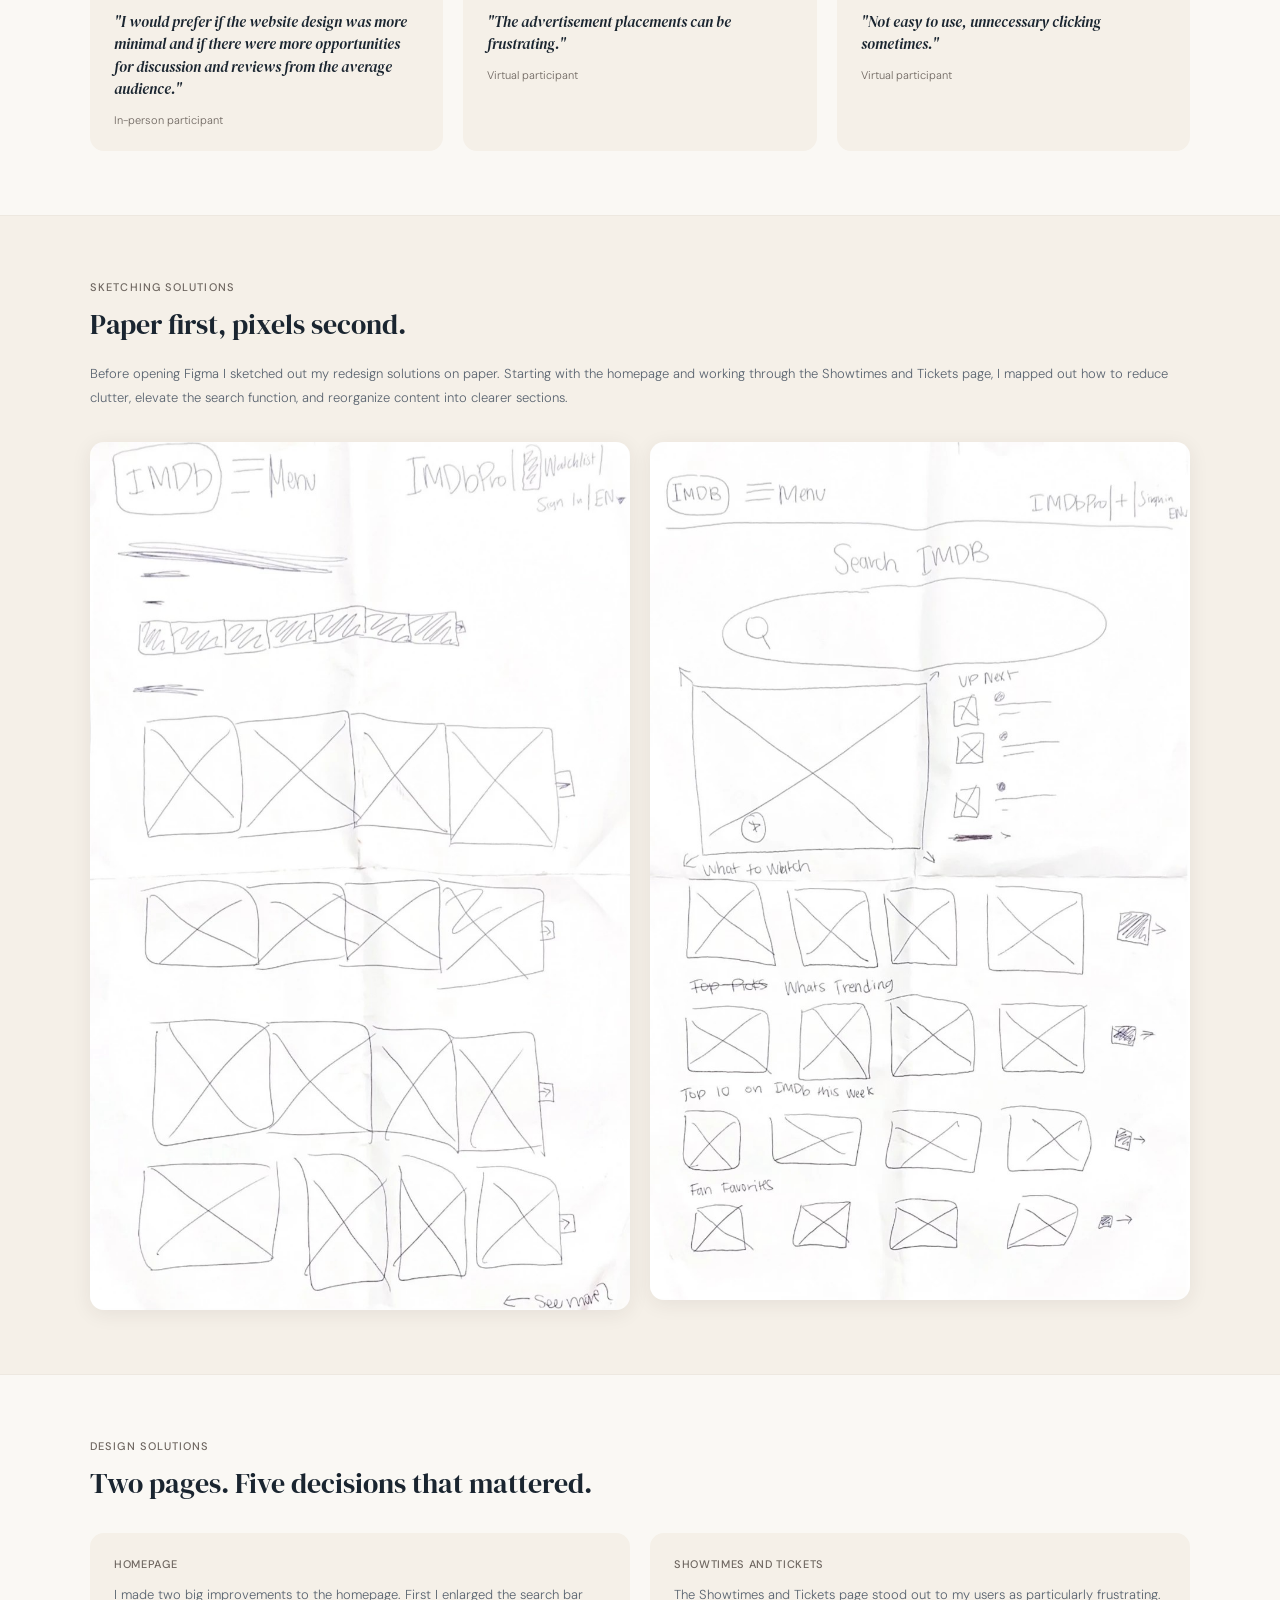
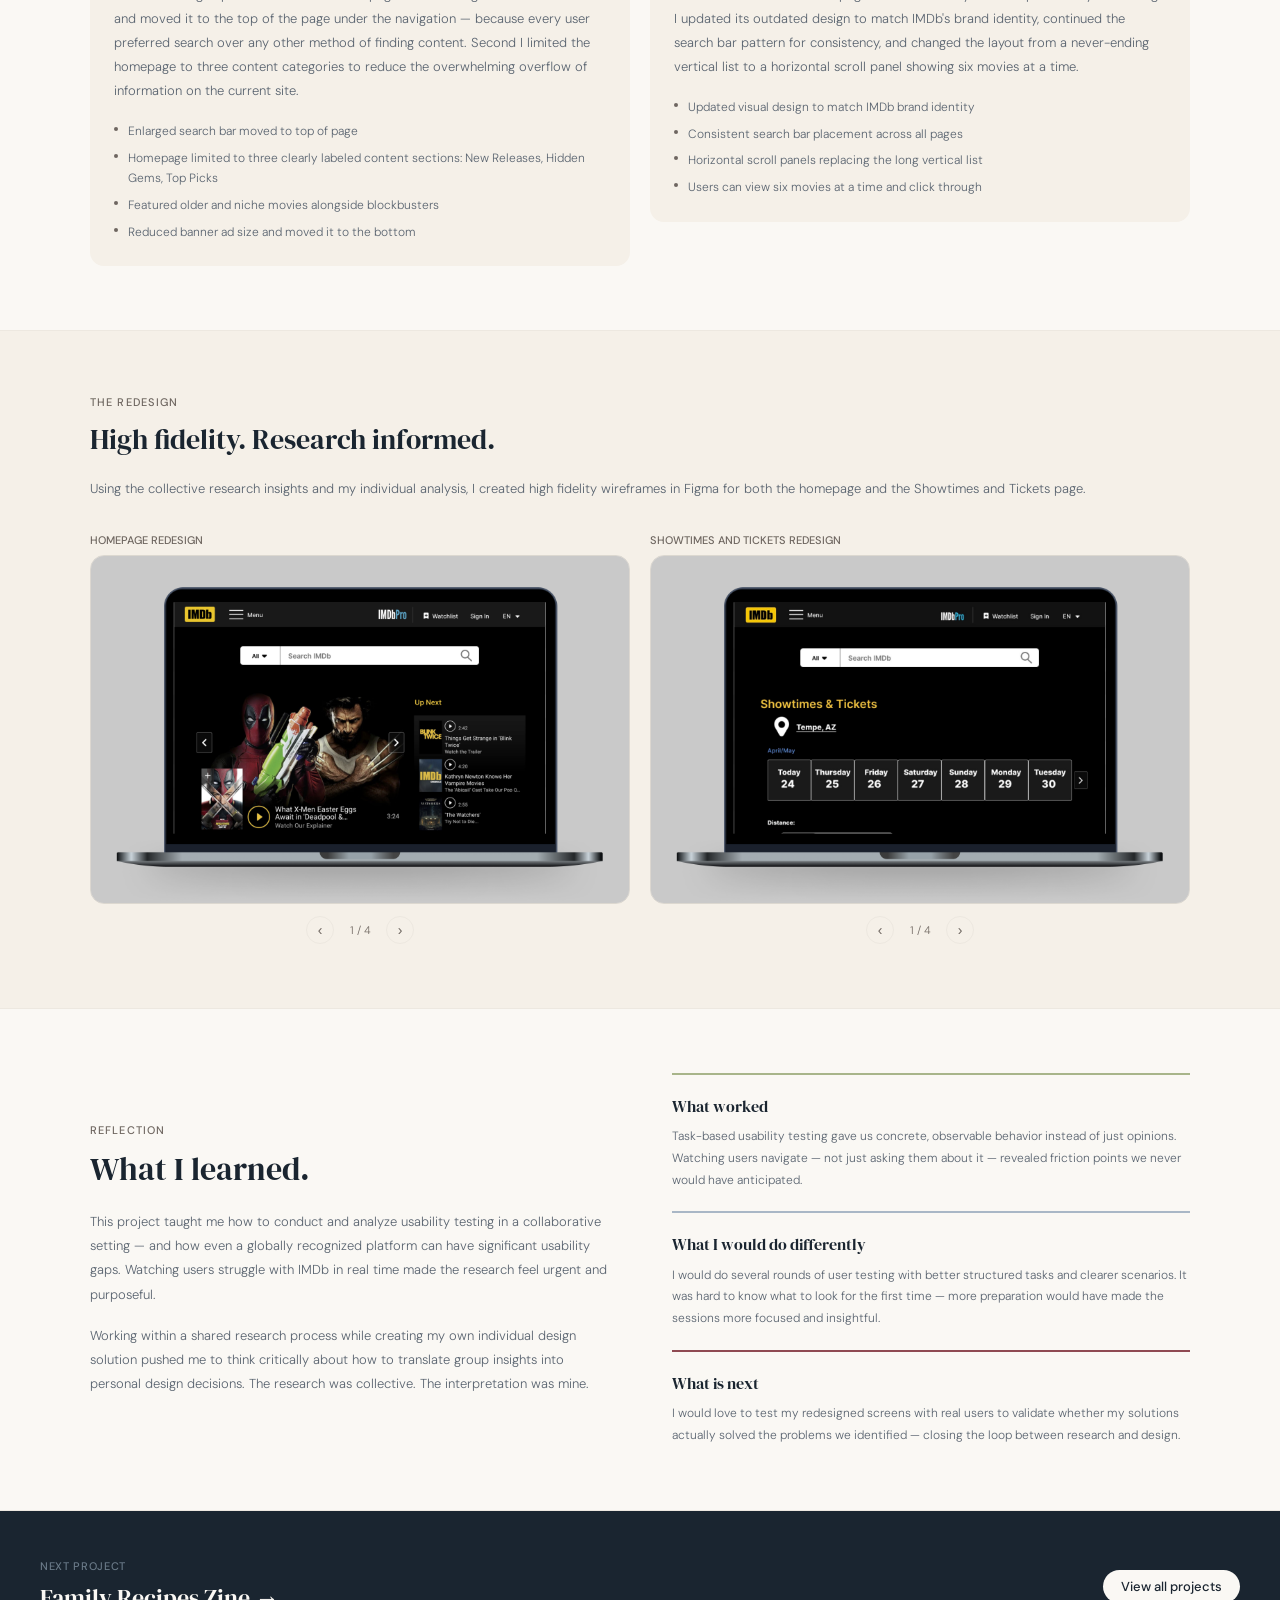
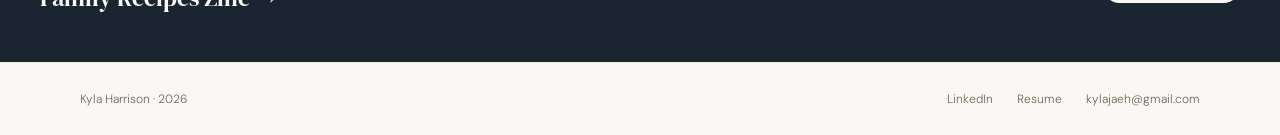
<file: imdb-redesign.html>
<!DOCTYPE html>
<html lang="en">
<head>
<meta charset="UTF-8">
<meta name="viewport" content="width=device-width, initial-scale=1.0">
<title>IMDb Website Redesign — Kyla Harrison</title>
<meta name="description" content="A research-driven redesign of IMDb's website, grounded in usability testing with 8 real users.">
<link rel="icon" type="image/png" href="assets/logo-kh.png">
<link rel="icon" type="image/png" sizes="32x32" href="assets/logo-kh.png">
<link rel="icon" type="image/png" sizes="16x16" href="assets/logo-kh.png">
<link rel="preconnect" href="https://fonts.googleapis.com">
<link rel="preconnect" href="https://fonts.gstatic.com" crossorigin>
<link href="https://fonts.googleapis.com/css2?family=DM+Sans:ital,wght@0,300;0,400;0,500;1,300;1,400&family=DM+Serif+Display:ital@0;1&display=swap" rel="stylesheet">
<link rel="stylesheet" href="css/styles.css">
</head>
<body>

<a class="skip-link" href="#main">Skip to content</a>

<header class="site-nav">
  <div class="nav-inner">
    <span class="nav-name">Kyla Harrison</span>
    <nav aria-label="Primary">
      <ul class="nav-links">
        <li><a href="index.html">Home</a></li>
        <li><a href="about.html">About</a></li>
        <li><a href="contact.html">Contact</a></li>
      </ul>
    </nav>
    <a class="btn btn-pill btn-dark" href="assets/resume.pdf">Resume →</a>
  </div>
</header>

<main id="main">

  <!-- Section 1: Hero -->
  <section class="case-study-hero hero-linen">
    <div class="case-study-hero-inner">
      <span class="case-study-hero-tag" style="background:#e8efe0; color:#527040;">UX Research · Redesign</span>
      <h1 class="case-study-hero-heading">Redesigning IMDb: From User Frustration to Cleaner Navigation</h1>
      <p class="case-study-hero-subline">A research-driven redesign of the world's largest movie database, grounded in usability testing with 8 real users.</p>

      <div class="case-study-hero-meta">
        <div class="case-study-hero-meta-item">
          <p class="case-study-hero-meta-label">Role</p>
          <p class="case-study-hero-meta-value">UX Researcher and Designer</p>
        </div>
        <div class="case-study-hero-meta-item">
          <p class="case-study-hero-meta-label">Timeline</p>
          <p class="case-study-hero-meta-value">6 weeks</p>
        </div>
        <div class="case-study-hero-meta-item">
          <p class="case-study-hero-meta-label">Tools</p>
          <p class="case-study-hero-meta-value">Figma, Google Slides</p>
        </div>
        <div class="case-study-hero-meta-item">
          <p class="case-study-hero-meta-label">Team</p>
          <p class="case-study-hero-meta-value">4 Designers</p>
        </div>
      </div>

      <div style="overflow: hidden; height: 500px; border-radius: 12px 12px 0 0; margin-top: 2rem;">
        <img src="assets/projects/imdb/imdb-hero.png" alt="IMDb website redesign mockup on laptop" style="width: 100%; height: 100%; object-fit: cover; object-position: center 65%; display: block;">
      </div>
    </div>
  </section>

  <!-- Section 2: Overview -->
  <section class="case-section" style="background: var(--color-bg);">
    <div class="case-section-inner case-two-col">
      <div>
        <p class="eyebrow eyebrow-blush">The project</p>
        <h2 class="case-heading-lg">IMDb is the world's largest movie database. So why was it so hard to use?</h2>
        <p class="case-body">IMDb holds an immense amount of content — but that content was getting in its own way. Our team set out to evaluate and redesign the usability and information architecture of IMDb's website. Through usability testing with 8 real users, we uncovered the friction points that were making one of the internet's most visited sites frustrating to navigate. This case study showcases my personal redesign, grounded in our shared group research.</p>
      </div>
      <div class="case-stat-list">
        <div class="case-stat-card">
          <span class="case-stat-number">8</span>
          <span class="case-stat-label">Usability test participants</span>
        </div>
        <div class="case-stat-card">
          <span class="case-stat-number">2</span>
          <span class="case-stat-label">Pages redesigned</span>
        </div>
        <div class="case-stat-card">
          <span class="case-stat-number">4</span>
          <span class="case-stat-label">Person research team</span>
        </div>
      </div>
    </div>
  </section>

  <!-- Section 3: Research Process -->
  <section class="case-section" style="background: var(--color-linen);">
    <div class="case-section-inner">
      <p class="eyebrow eyebrow-muted">Research process</p>
      <h2 class="case-heading-md">Testing with real users before designing anything.</h2>
      <p class="case-body">Each team member conducted 2 usability sessions — 4 in-person and 4 virtual via screen sharing — for a total of 8 participants. We recruited users aged 18 to 25 who regularly watch movies and TV, are familiar with modern technology, and are likely to use IMDb to look up media information. Each session included pre-test questions to gauge familiarity with IMDb, task-based scenarios such as finding an actor's latest role or comparing movies, and post-test questions to reflect on experience and frustrations.</p>

      <div class="case-grid-3">
        <div class="case-accent-card" style="border-top-color:#a8b58a;">
          <h3 class="case-accent-card-title">Pre-test Questions</h3>
          <p class="case-accent-card-body">Gauged participants familiarity with IMDb and their general media browsing habits before beginning any tasks.</p>
        </div>
        <div class="case-accent-card" style="border-top-color:#a9b7c6;">
          <h3 class="case-accent-card-title">Task-based Scenarios</h3>
          <p class="case-accent-card-body">Observed users completing real tasks: finding an actor's latest role, reading reviews, and comparing two movies.</p>
        </div>
        <div class="case-accent-card" style="border-top-color:#8f4a52;">
          <h3 class="case-accent-card-title">Post-test Questions</h3>
          <p class="case-accent-card-body">Asked participants to reflect on their experience, share preferences, and describe what frustrated them most.</p>
        </div>
      </div>
    </div>
  </section>

  <!-- Section 4: Personas -->
  <section class="case-section" style="background: var(--color-bg);">
    <div class="case-section-inner">
      <p class="eyebrow eyebrow-muted">User personas</p>
      <h2 class="case-heading-md">Who we were designing for.</h2>

      <div class="case-grid-2">
        <!-- Persona 1: Alex Turner -->
        <div class="case-persona-card">
          <div class="case-persona-header">
            <img class="case-persona-img" src="assets/projects/imdb/alex-persona.svg" alt="Illustrated portrait of Alex Turner" style="width: auto; height: 120px; border-radius: 0;">
            <span class="case-persona-name">Alex Turner</span>
            <span class="case-persona-tag case-persona-tag-staff">Retail Worker, Age 25</span>
          </div>

          <div class="case-persona-details">
            <div class="case-detail-item"><strong>Gender:</strong> Male</div>
            <div class="case-detail-item"><strong>Age:</strong> 25</div>
            <div class="case-detail-item"><strong>Occupation:</strong> Retail Worker</div>
            <div class="case-detail-item"><strong>Education:</strong> High School Diploma</div>
            <div class="case-detail-item"><strong>Tech:</strong> Strong IMDb familiarity</div>
            <div class="case-detail-item"><strong>Devices:</strong> Phone</div>
          </div>

          <p class="case-persona-about">Alex loves TV shows and movies and frequently visits IMDb to stay updated on his favorite actors, upcoming releases, and trending content. His moderate tech knowledge and frequent phone use make IMDb an ideal hub for exploring entertainment.</p>

          <div class="case-persona-section">
            <p class="case-persona-section-label">Goals</p>
            <ul class="case-dot-list">
              <li>Stay informed about movies and TV shows</li>
              <li>Quickly find ratings, reviews, and cast information</li>
              <li>Use websites that are fast and easy to navigate</li>
            </ul>
          </div>

          <div class="case-persona-section">
            <p class="case-persona-section-label">Frustrations</p>
            <ul class="case-dot-list">
              <li>Websites that load slowly</li>
              <li>Complicated or cluttered user interfaces</li>
            </ul>
          </div>
        </div>

        <!-- Persona 2: Lindsey Thompson -->
        <div class="case-persona-card">
          <div class="case-persona-header">
            <img class="case-persona-img" src="assets/projects/imdb/lindsey-persona.svg" alt="Illustrated portrait of Lindsey Thompson" style="width: auto; height: 120px; border-radius: 0;">
            <span class="case-persona-name">Lindsey Thompson</span>
            <span class="case-persona-tag case-persona-tag-student">College Student, Age 21</span>
          </div>

          <div class="case-persona-details">
            <div class="case-detail-item"><strong>Gender:</strong> Female</div>
            <div class="case-detail-item"><strong>Age:</strong> 21</div>
            <div class="case-detail-item"><strong>Occupation:</strong> Dorm Assistant</div>
            <div class="case-detail-item"><strong>Education:</strong> Some College</div>
            <div class="case-detail-item"><strong>Tech:</strong> High proficiency</div>
            <div class="case-detail-item"><strong>Devices:</strong> Phone and Laptop</div>
          </div>

          <p class="case-persona-about">Lindsey is a busy college student who enjoys staying active and connected. Although she has a strong grasp of modern technology and uses the internet daily, Lindsey is not very familiar with IMDb — presenting an opportunity to improve discoverability for new users.</p>

          <div class="case-persona-section">
            <p class="case-persona-section-label">Goals</p>
            <ul class="case-dot-list">
              <li>Find movies and TV shows that fit her interests</li>
              <li>Discover entertainment quickly during short study breaks</li>
              <li>Use platforms that are easy to use, intuitive, and visually engaging</li>
            </ul>
          </div>

          <div class="case-persona-section">
            <p class="case-persona-section-label">Frustrations</p>
            <ul class="case-dot-list">
              <li>Not familiar with IMDb's interface and features</li>
              <li>Struggles to find time for entertainment due to a busy schedule</li>
            </ul>
          </div>
        </div>
      </div>
    </div>
  </section>

  <!-- Section 5: Key Issues -->
  <section class="case-section" style="background: var(--color-linen);">
    <div class="case-section-inner">
      <p class="eyebrow eyebrow-muted">Key issues identified</p>
      <h2 class="case-heading-md">What 8 users told us without saying a word.</h2>
      <p class="case-body">By watching users navigate IMDb — not just asking them about it — we identified three consistent pain points that appeared across all 8 sessions.</p>

      <div class="case-grid-3">
        <div class="case-finding-card" style="background: var(--color-bg); border-left-color:#8f4a52;">
          <h3 class="case-finding-title">Homepage Clutter</h3>
          <p class="case-finding-body">Too much information on one screen. Users did not know where to look first and felt overwhelmed before completing any task.</p>
        </div>
        <div class="case-finding-card" style="background: var(--color-bg); border-left-color:#a9b7c6;">
          <h3 class="case-finding-title">Ad Overload</h3>
          <p class="case-finding-body">Distracting banner and video ads interfered with tasks in all 8 sessions — the most consistent pain point across every participant.</p>
        </div>
        <div class="case-finding-card" style="background: var(--color-bg); border-left-color:#a8b58a;">
          <h3 class="case-finding-title">Too Many Clicks</h3>
          <p class="case-finding-body">It took several steps to access basic information. Users expected fewer clicks to reach the content they were looking for.</p>
        </div>
      </div>
    </div>
  </section>

  <!-- Section 6: Real Feedback -->
  <section class="case-section" style="background: var(--color-bg);">
    <div class="case-section-inner">
      <p class="eyebrow eyebrow-muted">Real feedback</p>
      <h2 class="case-heading-md">In their own words.</h2>

      <div class="case-grid-3">
        <div class="case-quote-card">
          <p class="case-quote-text">"I would prefer if the website design was more minimal and if there were more opportunities for discussion and reviews from the average audience."</p>
          <p class="case-quote-attribution">In-person participant</p>
        </div>
        <div class="case-quote-card">
          <p class="case-quote-text">"The advertisement placements can be frustrating."</p>
          <p class="case-quote-attribution">Virtual participant</p>
        </div>
        <div class="case-quote-card">
          <p class="case-quote-text">"Not easy to use, unnecessary clicking sometimes."</p>
          <p class="case-quote-attribution">Virtual participant</p>
        </div>
      </div>
    </div>
  </section>

  <!-- Section 7: Sketches -->
  <section class="case-section" style="background: var(--color-linen);">
    <div class="case-section-inner">
      <p class="eyebrow eyebrow-muted">Sketching solutions</p>
      <h2 class="case-heading-md">Paper first, pixels second.</h2>
      <p class="case-body">Before opening Figma I sketched out my redesign solutions on paper. Starting with the homepage and working through the Showtimes and Tickets page, I mapped out how to reduce clutter, elevate the search function, and reorganize content into clearer sections.</p>

      <div class="case-grid-2">
        <img src="assets/projects/imdb/imdb-sketches-1.jpg" alt="IMDb redesign hand drawn sketches page 1" style="width: 100%; border-radius: 14px; box-shadow: 0 4px 20px rgba(45,40,35,0.08); display: block;">
        <img src="assets/projects/imdb/imdb-sketches-2.jpg" alt="IMDb redesign hand drawn sketches page 2" style="width: 100%; border-radius: 14px; box-shadow: 0 4px 20px rgba(45,40,35,0.08); display: block;">
      </div>
    </div>
  </section>

  <!-- Section 8: Design Solutions -->
  <section class="case-section" style="background: var(--color-bg);">
    <div class="case-section-inner">
      <p class="eyebrow eyebrow-muted">Design solutions</p>
      <h2 class="case-heading-md">Two pages. Five decisions that mattered.</h2>

      <div class="case-grid-2" style="align-items: start;">
        <div class="case-heuristic-card">
          <p class="case-heuristic-label" style="margin-bottom: 0.75rem;">Homepage</p>
          <p class="case-body">I made two big improvements to the homepage. First I enlarged the search bar and moved it to the top of the page under the navigation — because every user preferred search over any other method of finding content. Second I limited the homepage to three content categories to reduce the overwhelming overflow of information on the current site.</p>
          <ul class="case-dot-list" style="font-size: 12px;">
            <li style="font-size: 12px;">Enlarged search bar moved to top of page</li>
            <li style="font-size: 12px;">Homepage limited to three clearly labeled content sections: New Releases, Hidden Gems, Top Picks</li>
            <li style="font-size: 12px;">Featured older and niche movies alongside blockbusters</li>
            <li style="font-size: 12px;">Reduced banner ad size and moved it to the bottom</li>
          </ul>
        </div>
        <div class="case-heuristic-card">
          <p class="case-heuristic-label" style="margin-bottom: 0.75rem;">Showtimes and Tickets</p>
          <p class="case-body">The Showtimes and Tickets page stood out to my users as particularly frustrating. I updated its outdated design to match IMDb's brand identity, continued the search bar pattern for consistency, and changed the layout from a never-ending vertical list to a horizontal scroll panel showing six movies at a time.</p>
          <ul class="case-dot-list" style="font-size: 12px;">
            <li style="font-size: 12px;">Updated visual design to match IMDb brand identity</li>
            <li style="font-size: 12px;">Consistent search bar placement across all pages</li>
            <li style="font-size: 12px;">Horizontal scroll panels replacing the long vertical list</li>
            <li style="font-size: 12px;">Users can view six movies at a time and click through</li>
          </ul>
        </div>
      </div>
    </div>
  </section>

  <!-- Section 9: The Redesign -->
  <section class="case-section" style="background: var(--color-linen);">
    <div class="case-section-inner">
      <p class="eyebrow eyebrow-muted">The redesign</p>
      <h2 class="case-heading-md">High fidelity. Research informed.</h2>
      <p class="case-body">Using the collective research insights and my individual analysis, I created high fidelity wireframes in Figma for both the homepage and the Showtimes and Tickets page.</p>

      <div class="case-carousel-grid">
        <div>
          <p class="case-carousel-label">Homepage Redesign</p>
          <div class="case-carousel-frame" data-label="Homepage redesign" data-images="assets/projects/imdb/homepage-1.png,assets/projects/imdb/homepage-2.png,assets/projects/imdb/homepage-3.png,assets/projects/imdb/homepage-4.png">
            <img class="case-carousel-img" src="assets/projects/imdb/homepage-1.png" alt="Homepage redesign mockup, image 1 of 4">
            <div class="case-carousel-controls">
              <button class="case-carousel-arrow" type="button" aria-label="Previous image">‹</button>
              <span class="case-carousel-counter">1 / 4</span>
              <button class="case-carousel-arrow" type="button" aria-label="Next image">›</button>
            </div>
          </div>
        </div>
        <div>
          <p class="case-carousel-label">Showtimes and Tickets Redesign</p>
          <div class="case-carousel-frame" data-label="Showtimes and tickets redesign" data-images="assets/projects/imdb/showtimes-1.png,assets/projects/imdb/showtimes-2.png,assets/projects/imdb/showtimes-3.png,assets/projects/imdb/showtimes-4.png">
            <img class="case-carousel-img" src="assets/projects/imdb/showtimes-1.png" alt="Showtimes and tickets redesign mockup, image 1 of 4">
            <div class="case-carousel-controls">
              <button class="case-carousel-arrow" type="button" aria-label="Previous image">‹</button>
              <span class="case-carousel-counter">1 / 4</span>
              <button class="case-carousel-arrow" type="button" aria-label="Next image">›</button>
            </div>
          </div>
        </div>
      </div>
    </div>
  </section>

  <!-- Section 10: Reflection -->
  <section class="case-section" style="background: var(--color-bg);">
    <div class="case-section-inner case-two-col">
      <div>
        <p class="eyebrow eyebrow-muted">Reflection</p>
        <h2 class="case-heading-lg">What I learned.</h2>
        <p class="case-body">This project taught me how to conduct and analyze usability testing in a collaborative setting — and how even a globally recognized platform can have significant usability gaps. Watching users struggle with IMDb in real time made the research feel urgent and purposeful.</p>
        <p class="case-body">Working within a shared research process while creating my own individual design solution pushed me to think critically about how to translate group insights into personal design decisions. The research was collective. The interpretation was mine.</p>
      </div>
      <div class="case-grid-3" style="margin-top:0; grid-template-columns:1fr;">
        <div class="case-accent-card" style="border-top-color:#a8b58a;">
          <h3 class="case-accent-card-title" style="font-size:16px;">What worked</h3>
          <p class="case-accent-card-body">Task-based usability testing gave us concrete, observable behavior instead of just opinions. Watching users navigate — not just asking them about it — revealed friction points we never would have anticipated.</p>
        </div>
        <div class="case-accent-card" style="border-top-color:#a9b7c6;">
          <h3 class="case-accent-card-title" style="font-size:16px;">What I would do differently</h3>
          <p class="case-accent-card-body">I would do several rounds of user testing with better structured tasks and clearer scenarios. It was hard to know what to look for the first time — more preparation would have made the sessions more focused and insightful.</p>
        </div>
        <div class="case-accent-card" style="border-top-color:#8f4a52;">
          <h3 class="case-accent-card-title" style="font-size:16px;">What is next</h3>
          <p class="case-accent-card-body">I would love to test my redesigned screens with real users to validate whether my solutions actually solved the problems we identified — closing the loop between research and design.</p>
        </div>
      </div>
    </div>
  </section>

  <!-- Section 11: Next project navigation -->
  <section class="case-next">
    <div>
      <p class="case-next-label">Next project</p>
      <a class="case-next-title" href="family-recipes-zine.html">Family Recipes Zine →</a>
    </div>
    <a class="case-next-all" href="index.html">View all projects</a>
  </section>

</main>

<footer class="site-footer">
  <div class="footer-inner">
    <span>Kyla Harrison · 2026</span>
    <div class="footer-links">
      <a href="https://linkedin.com/in/kylaharrison" target="_blank" rel="noopener">LinkedIn</a>
      <a href="assets/resume.pdf">Resume</a>
      <a href="mailto:kylajaeh@gmail.com">kylajaeh@gmail.com</a>
    </div>
  </div>
</footer>

<script src="js/main.js"></script>
</body>
</html>
</file>
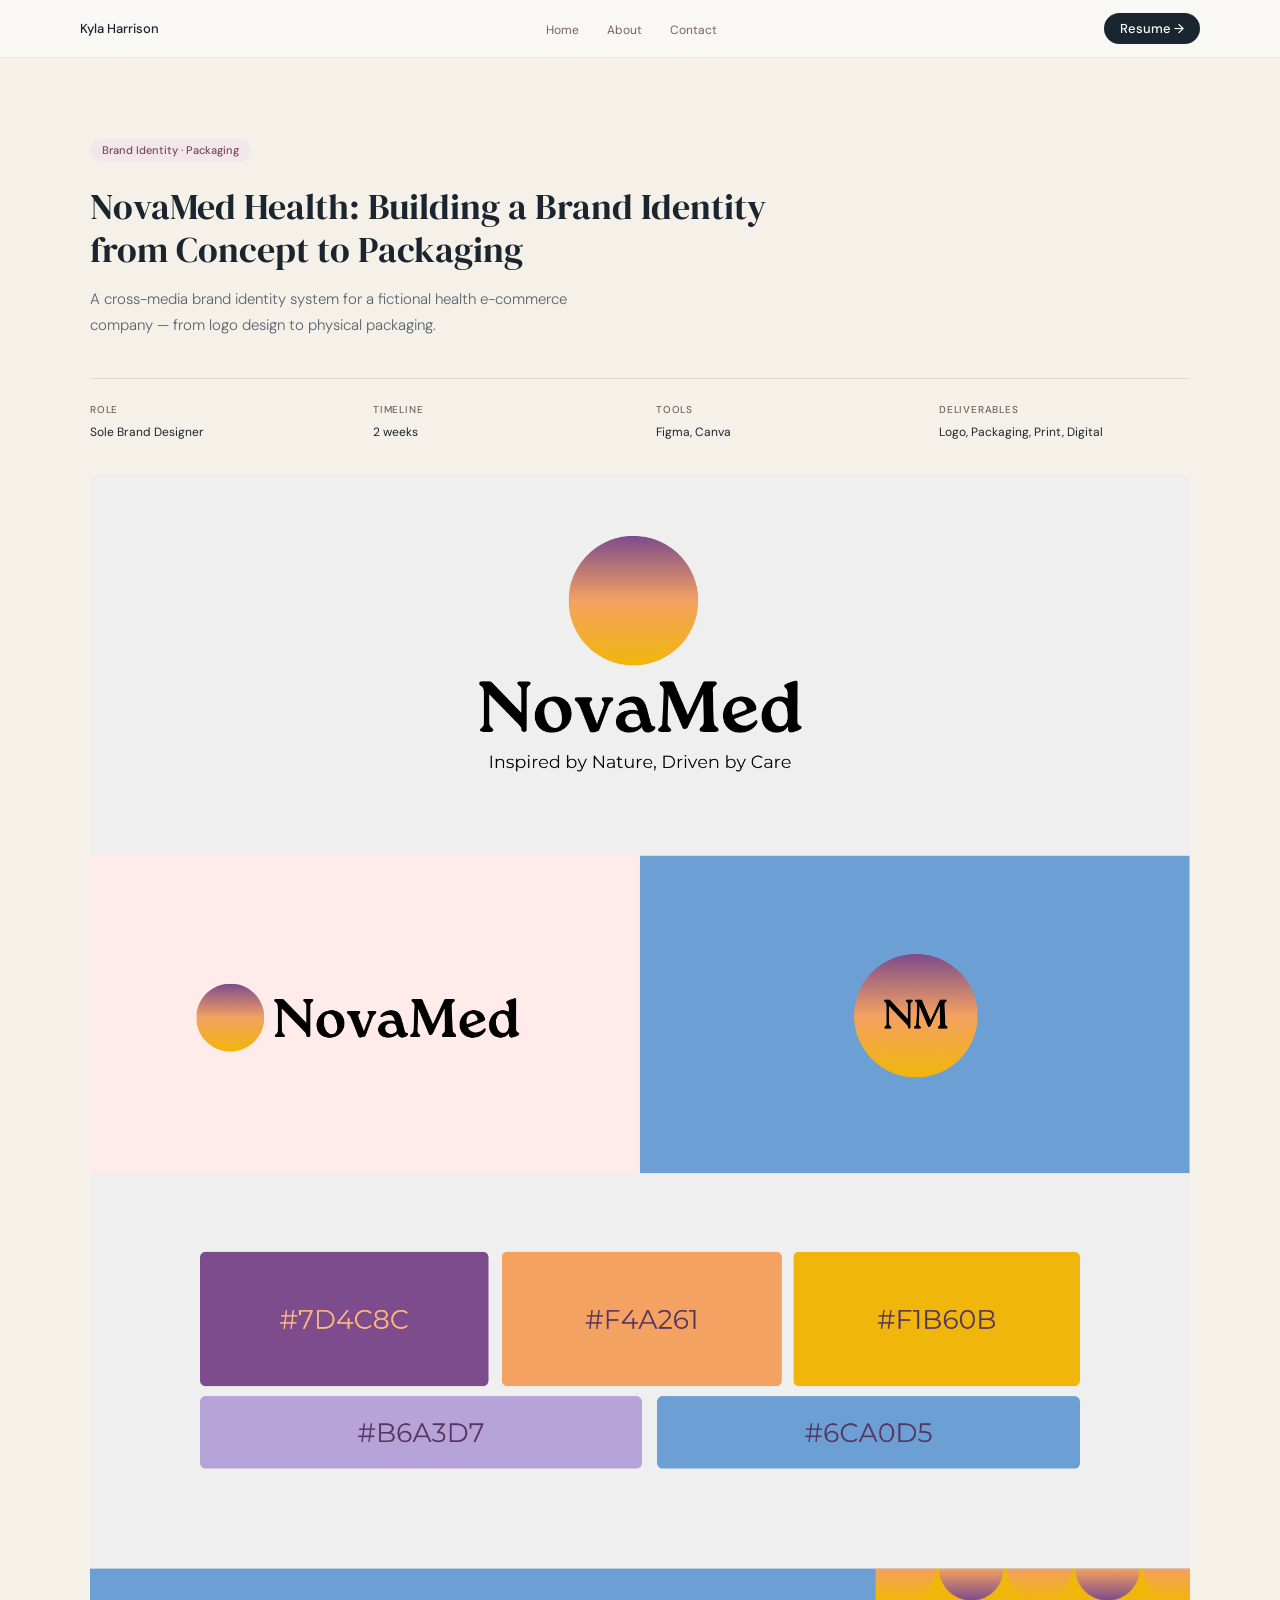
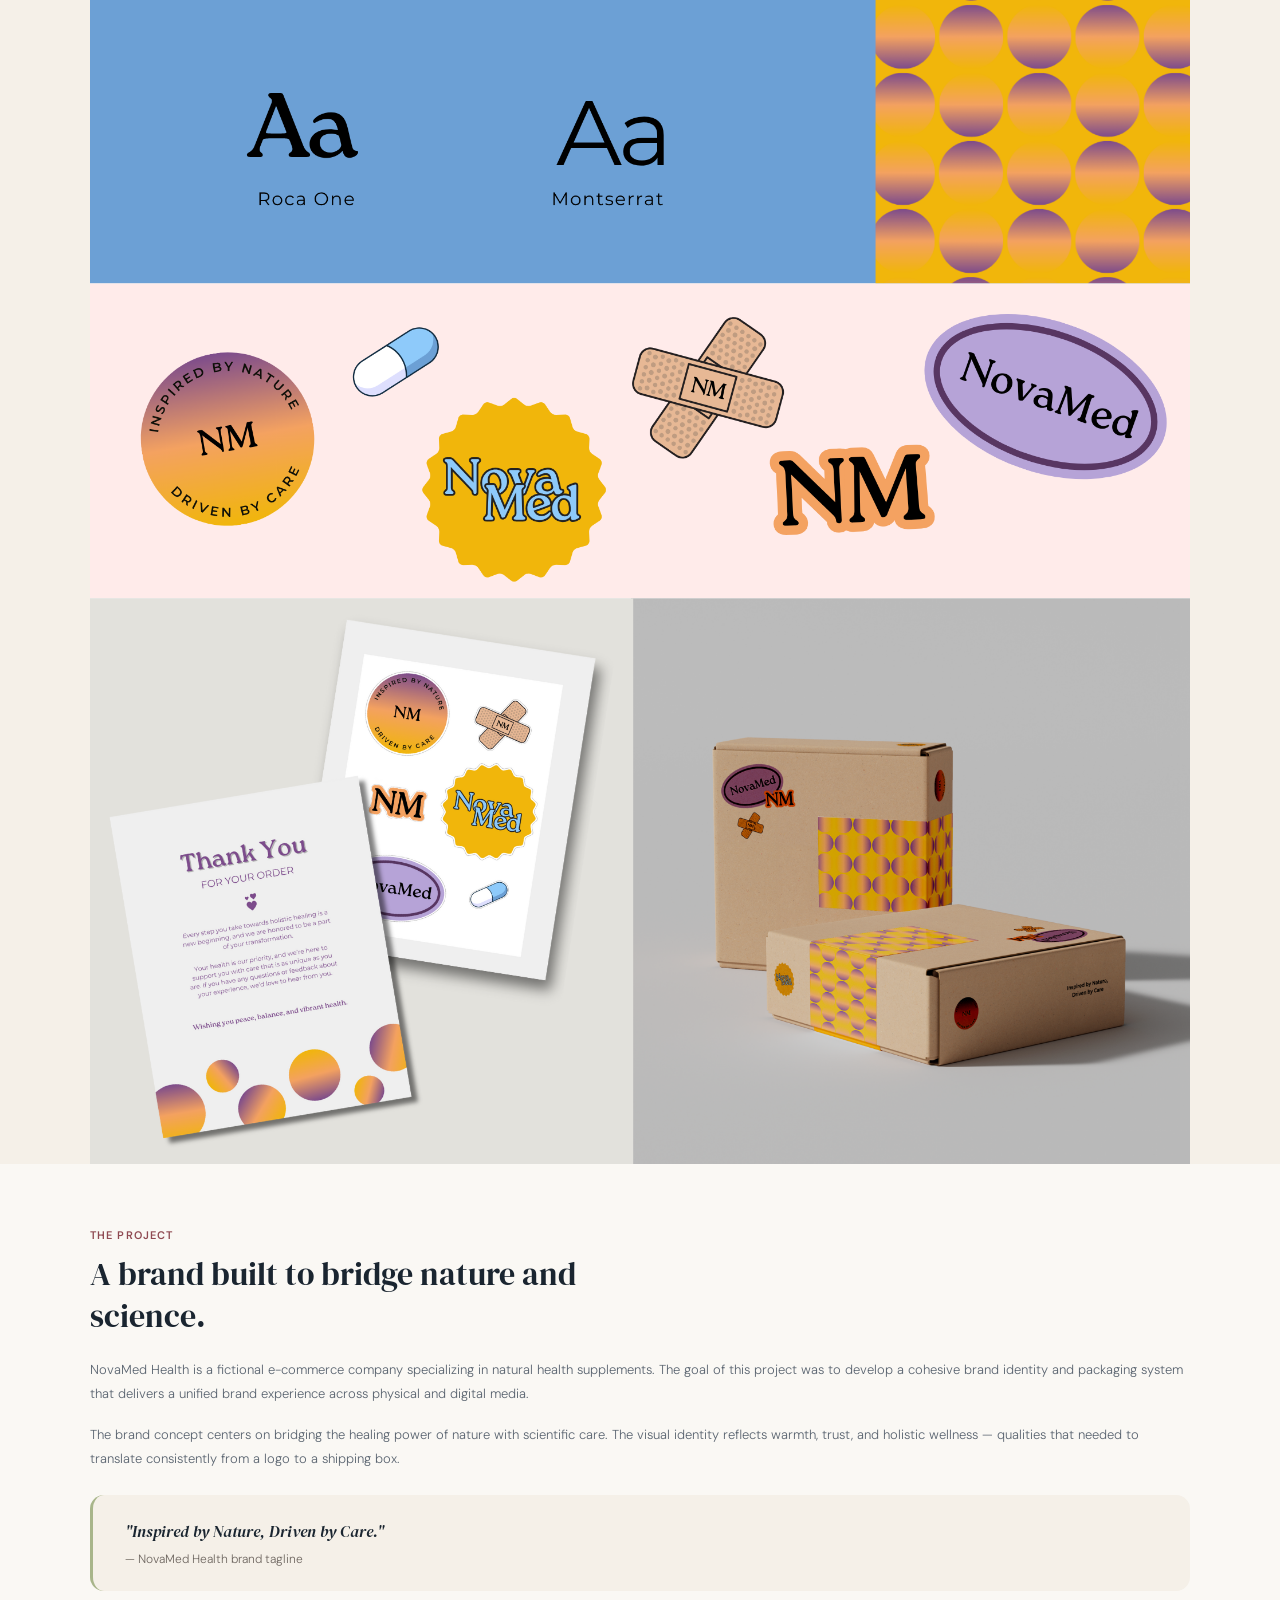
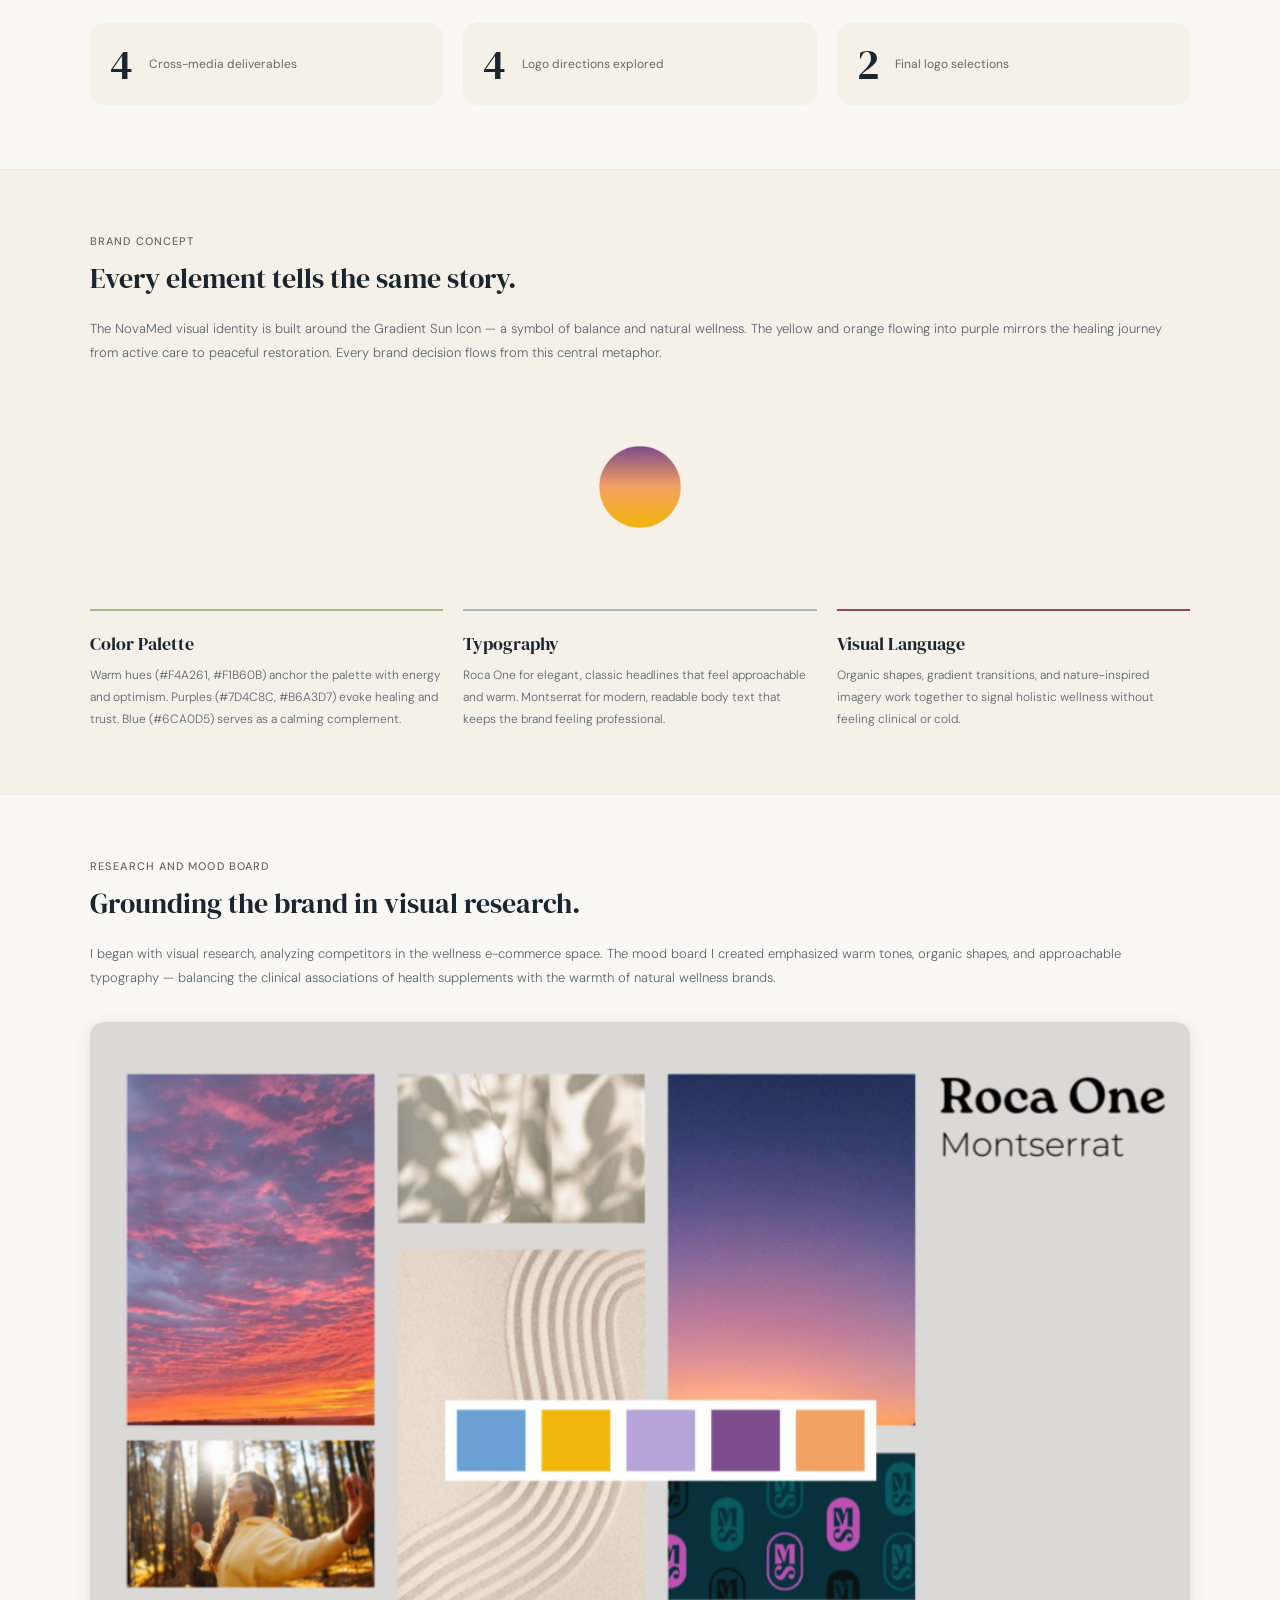
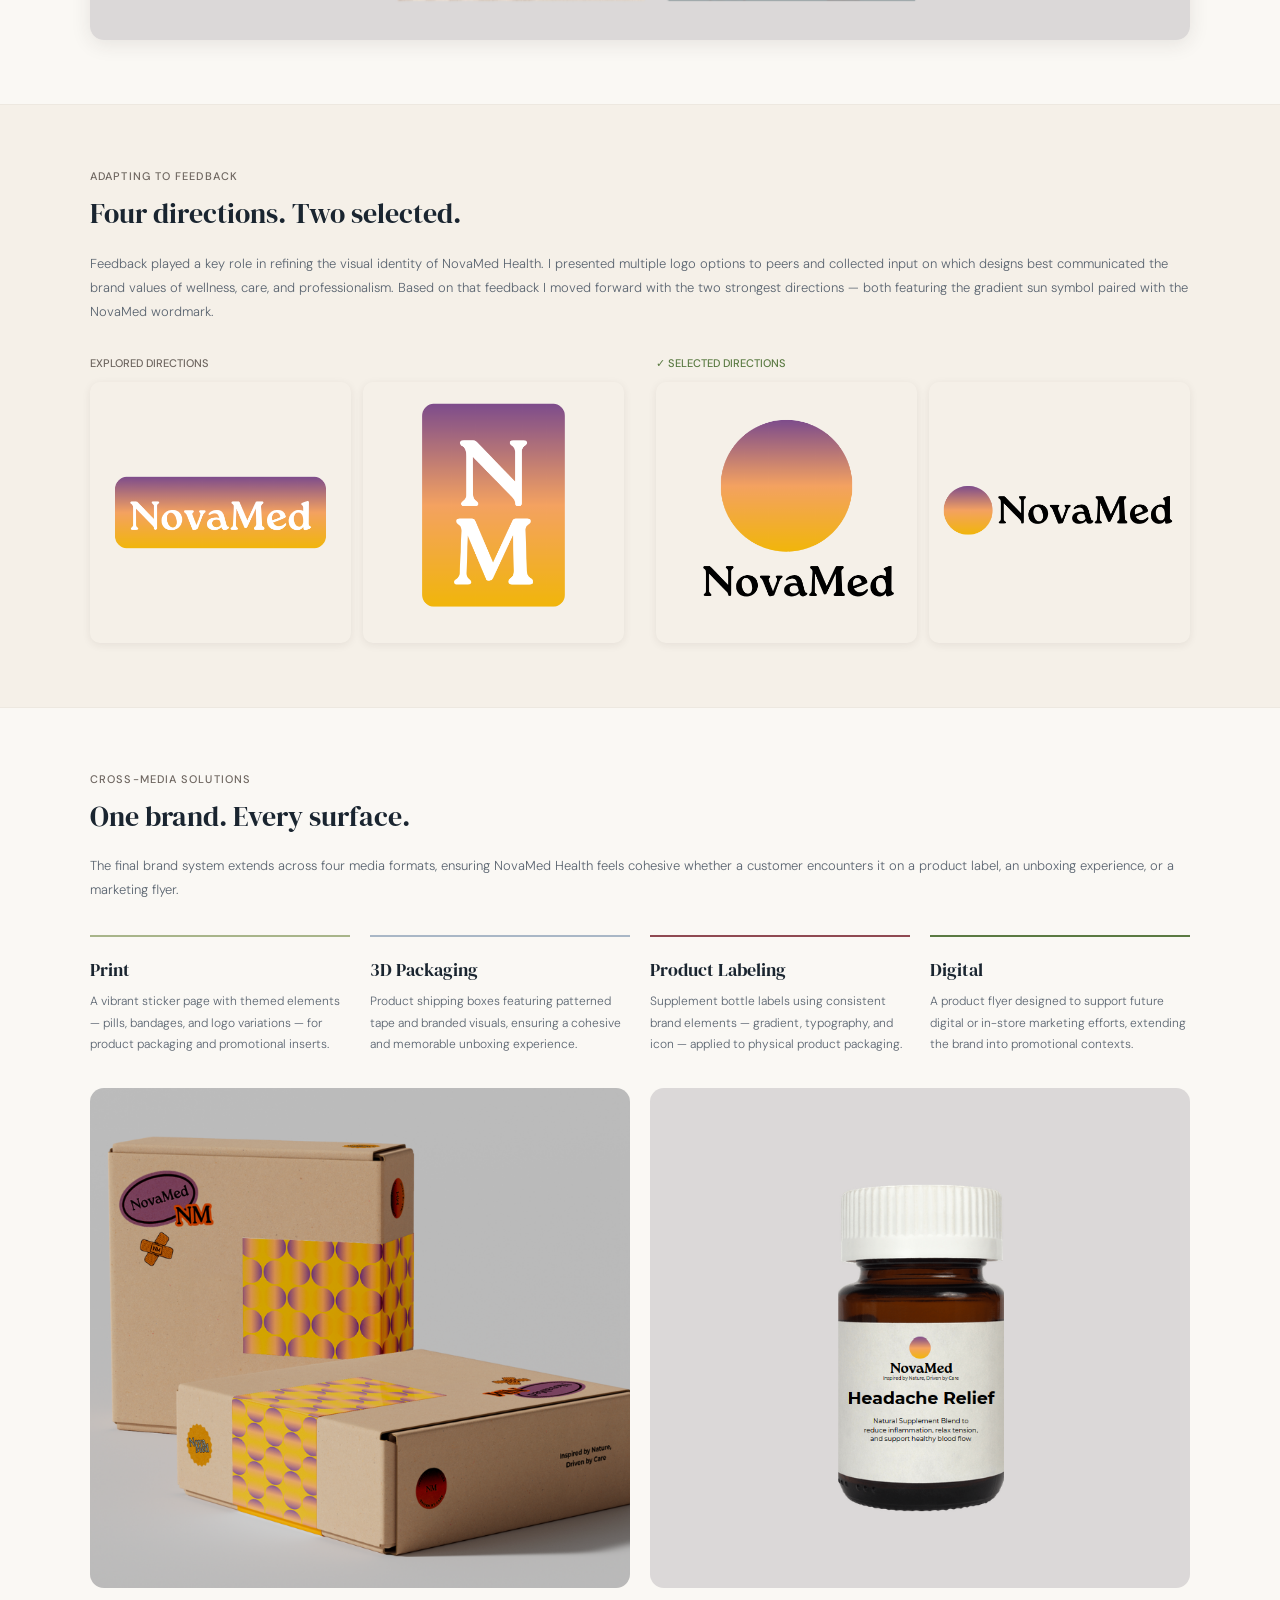
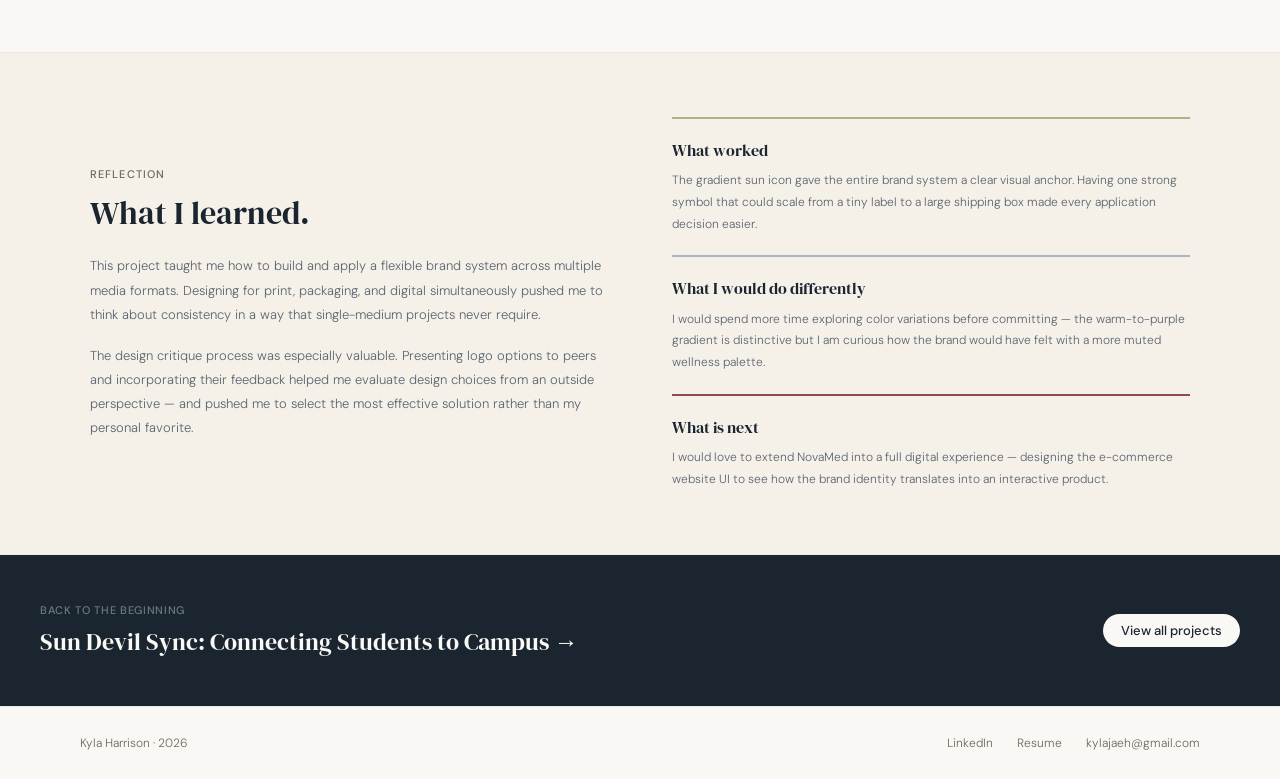
<file: novamed-brand.html>
<!DOCTYPE html>
<html lang="en">
<head>
<meta charset="UTF-8">
<meta name="viewport" content="width=device-width, initial-scale=1.0">
<title>NovaMed Health Brand Design — Kyla Harrison</title>
<meta name="description" content="A cross-media brand identity system for a fictional health e-commerce company — from logo design to physical packaging.">
<link rel="icon" type="image/png" href="assets/logo-kh.png">
<link rel="icon" type="image/png" sizes="32x32" href="assets/logo-kh.png">
<link rel="icon" type="image/png" sizes="16x16" href="assets/logo-kh.png">
<link rel="preconnect" href="https://fonts.googleapis.com">
<link rel="preconnect" href="https://fonts.gstatic.com" crossorigin>
<link href="https://fonts.googleapis.com/css2?family=DM+Sans:ital,wght@0,300;0,400;0,500;1,300;1,400&family=DM+Serif+Display:ital@0;1&display=swap" rel="stylesheet">
<link rel="stylesheet" href="css/styles.css">
</head>
<body>

<a class="skip-link" href="#main">Skip to content</a>

<header class="site-nav">
  <div class="nav-inner">
    <span class="nav-name">Kyla Harrison</span>
    <nav aria-label="Primary">
      <ul class="nav-links">
        <li><a href="index.html">Home</a></li>
        <li><a href="about.html">About</a></li>
        <li><a href="contact.html">Contact</a></li>
      </ul>
    </nav>
    <a class="btn btn-pill btn-dark" href="assets/resume.pdf">Resume →</a>
  </div>
</header>

<main id="main">

  <!-- Section 1: Hero -->
  <section class="case-study-hero hero-linen">
    <div class="case-study-hero-inner">
      <span class="case-study-hero-tag" style="background:#f2e8ec; color:#7a4a58;">Brand Identity · Packaging</span>
      <h1 class="case-study-hero-heading">NovaMed Health: Building a Brand Identity from Concept to Packaging</h1>
      <p class="case-study-hero-subline">A cross-media brand identity system for a fictional health e-commerce company — from logo design to physical packaging.</p>

      <div class="case-study-hero-meta">
        <div class="case-study-hero-meta-item">
          <p class="case-study-hero-meta-label">Role</p>
          <p class="case-study-hero-meta-value">Sole Brand Designer</p>
        </div>
        <div class="case-study-hero-meta-item">
          <p class="case-study-hero-meta-label">Timeline</p>
          <p class="case-study-hero-meta-value">2 weeks</p>
        </div>
        <div class="case-study-hero-meta-item">
          <p class="case-study-hero-meta-label">Tools</p>
          <p class="case-study-hero-meta-value">Figma, Canva</p>
        </div>
        <div class="case-study-hero-meta-item">
          <p class="case-study-hero-meta-label">Deliverables</p>
          <p class="case-study-hero-meta-value">Logo, Packaging, Print, Digital</p>
        </div>
      </div>

      <img src="assets/projects/novamed/novamed-brand-identity.png" alt="NovaMed Health brand identity system showing logo, colors, and typography" style="width: 100%; border-radius: 12px 12px 0 0; display: block; margin-top: 2rem;">
    </div>
  </section>

  <!-- Section 2: Overview -->
  <section class="case-section" style="background: var(--color-bg);">
    <div class="case-section-inner">
      <p class="eyebrow eyebrow-blush">The project</p>
      <h2 class="case-heading-lg" style="max-width: 600px;">A brand built to bridge nature and science.</h2>
      <p class="case-body">NovaMed Health is a fictional e-commerce company specializing in natural health supplements. The goal of this project was to develop a cohesive brand identity and packaging system that delivers a unified brand experience across physical and digital media.</p>
      <p class="case-body">The brand concept centers on bridging the healing power of nature with scientific care. The visual identity reflects warmth, trust, and holistic wellness — qualities that needed to translate consistently from a logo to a shipping box.</p>

      <div class="case-pullquote-card" style="border-left-color:#a8b58a;">
        <p class="case-pullquote-text" style="font-size:16px;">"Inspired by Nature, Driven by Care."</p>
        <p class="case-pullquote-attribution">— NovaMed Health brand tagline</p>
      </div>

      <div class="case-grid-3">
        <div class="case-stat-card">
          <span class="case-stat-number">4</span>
          <span class="case-stat-label">Cross-media deliverables</span>
        </div>
        <div class="case-stat-card">
          <span class="case-stat-number">4</span>
          <span class="case-stat-label">Logo directions explored</span>
        </div>
        <div class="case-stat-card">
          <span class="case-stat-number">2</span>
          <span class="case-stat-label">Final logo selections</span>
        </div>
      </div>
    </div>
  </section>

  <!-- Section 3: Brand Concept -->
  <section class="case-section" style="background: var(--color-linen);">
    <div class="case-section-inner">
      <p class="eyebrow eyebrow-muted">Brand concept</p>
      <h2 class="case-heading-md">Every element tells the same story.</h2>
      <p class="case-body">The NovaMed visual identity is built around the Gradient Sun Icon — a symbol of balance and natural wellness. The yellow and orange flowing into purple mirrors the healing journey from active care to peaceful restoration. Every brand decision flows from this central metaphor.</p>

      <img src="assets/projects/novamed/novamed-logo-icon.png" alt="NovaMed gradient sun logo icon" style="display: block; margin: 2rem auto 0; width: 180px; height: 180px; border-radius: 50%; object-fit: contain;">

      <div class="case-grid-3">
        <div class="case-accent-card" style="border-top-color:#a8b58a;">
          <h3 class="case-accent-card-title">Color Palette</h3>
          <p class="case-accent-card-body">Warm hues (#F4A261, #F1B60B) anchor the palette with energy and optimism. Purples (#7D4C8C, #B6A3D7) evoke healing and trust. Blue (#6CA0D5) serves as a calming complement.</p>
        </div>
        <div class="case-accent-card" style="border-top-color:#a9b7c6;">
          <h3 class="case-accent-card-title">Typography</h3>
          <p class="case-accent-card-body">Roca One for elegant, classic headlines that feel approachable and warm. Montserrat for modern, readable body text that keeps the brand feeling professional.</p>
        </div>
        <div class="case-accent-card" style="border-top-color:#8f4a52;">
          <h3 class="case-accent-card-title">Visual Language</h3>
          <p class="case-accent-card-body">Organic shapes, gradient transitions, and nature-inspired imagery work together to signal holistic wellness without feeling clinical or cold.</p>
        </div>
      </div>
    </div>
  </section>

  <!-- Section 4: Research and Mood Board -->
  <section class="case-section" style="background: var(--color-bg);">
    <div class="case-section-inner">
      <p class="eyebrow eyebrow-muted">Research and mood board</p>
      <h2 class="case-heading-md">Grounding the brand in visual research.</h2>
      <p class="case-body">I began with visual research, analyzing competitors in the wellness e-commerce space. The mood board I created emphasized warm tones, organic shapes, and approachable typography — balancing the clinical associations of health supplements with the warmth of natural wellness brands.</p>

      <img src="assets/projects/novamed/novamed-moodboard.png" alt="NovaMed Health mood board showing warm tones and organic shapes" style="width: 100%; border-radius: 14px; box-shadow: 0 4px 20px rgba(45,40,35,0.10); display: block; margin-top: 2rem;">
    </div>
  </section>

  <!-- Section 5: Adapting to Feedback -->
  <section class="case-section" style="background: var(--color-linen);">
    <div class="case-section-inner">
      <p class="eyebrow eyebrow-muted">Adapting to feedback</p>
      <h2 class="case-heading-md">Four directions. Two selected.</h2>
      <p class="case-body">Feedback played a key role in refining the visual identity of NovaMed Health. I presented multiple logo options to peers and collected input on which designs best communicated the brand values of wellness, care, and professionalism. Based on that feedback I moved forward with the two strongest directions — both featuring the gradient sun symbol paired with the NovaMed wordmark.</p>

      <div style="display: grid; grid-template-columns: repeat(2, 1fr); gap: 2rem; margin-top: 2rem;">
        <div>
          <p class="case-carousel-label" style="margin-bottom: 0.75rem;">Explored Directions</p>
          <div style="display: grid; grid-template-columns: repeat(2, 1fr); gap: 0.75rem;">
            <img src="assets/projects/novamed/novamed-logo-explored-1.png" alt="NovaMed explored logo direction 1" style="width: 100%; border-radius: 10px; box-shadow: 0 2px 8px rgba(45,40,35,0.08); display: block;">
            <img src="assets/projects/novamed/novamed-logo-explored-2.png" alt="NovaMed explored logo direction 2" style="width: 100%; border-radius: 10px; box-shadow: 0 2px 8px rgba(45,40,35,0.08); display: block;">
          </div>
        </div>
        <div>
          <p class="case-carousel-label" style="margin-bottom: 0.75rem; color:#5a7a42;">✓ Selected Directions</p>
          <div style="display: grid; grid-template-columns: repeat(2, 1fr); gap: 0.75rem;">
            <img src="assets/projects/novamed/novamed-logo-selected-1.png" alt="NovaMed selected logo direction 1" style="width: 100%; border-radius: 10px; box-shadow: 0 2px 8px rgba(45,40,35,0.08); display: block;">
            <img src="assets/projects/novamed/novamed-logo-selected-2.png" alt="NovaMed selected logo direction 2" style="width: 100%; border-radius: 10px; box-shadow: 0 2px 8px rgba(45,40,35,0.08); display: block;">
          </div>
        </div>
      </div>
    </div>
  </section>

  <!-- Section 6: Cross-Media Solutions -->
  <section class="case-section" style="background: var(--color-bg);">
    <div class="case-section-inner">
      <p class="eyebrow eyebrow-muted">Cross-media solutions</p>
      <h2 class="case-heading-md">One brand. Every surface.</h2>
      <p class="case-body">The final brand system extends across four media formats, ensuring NovaMed Health feels cohesive whether a customer encounters it on a product label, an unboxing experience, or a marketing flyer.</p>

      <div class="case-grid-4">
        <div class="case-accent-card" style="border-top-color:#a8b58a;">
          <h3 class="case-accent-card-title">Print</h3>
          <p class="case-accent-card-body">A vibrant sticker page with themed elements — pills, bandages, and logo variations — for product packaging and promotional inserts.</p>
        </div>
        <div class="case-accent-card" style="border-top-color:#a9b7c6;">
          <h3 class="case-accent-card-title">3D Packaging</h3>
          <p class="case-accent-card-body">Product shipping boxes featuring patterned tape and branded visuals, ensuring a cohesive and memorable unboxing experience.</p>
        </div>
        <div class="case-accent-card" style="border-top-color:#8f4a52;">
          <h3 class="case-accent-card-title">Product Labeling</h3>
          <p class="case-accent-card-body">Supplement bottle labels using consistent brand elements — gradient, typography, and icon — applied to physical product packaging.</p>
        </div>
        <div class="case-accent-card" style="border-top-color:#5a7a42;">
          <h3 class="case-accent-card-title">Digital</h3>
          <p class="case-accent-card-body">A product flyer designed to support future digital or in-store marketing efforts, extending the brand into promotional contexts.</p>
        </div>
      </div>

      <div class="case-grid-2">
        <div style="height: 500px; overflow: hidden;">
          <img src="assets/projects/novamed/novamed-packaging.png" alt="NovaMed sticker page and branded packaging deliverables" style="width: 100%; height: 100%; object-fit: cover; object-position: center center; display: block; border-radius: 14px;">
        </div>
        <div style="height: 500px; overflow: hidden;">
          <img src="assets/projects/novamed/novamed-bottle.png" alt="NovaMed supplement bottle with branded label" style="width: 100%; height: 100%; object-fit: cover; object-position: center center; display: block; border-radius: 14px;">
        </div>
      </div>
    </div>
  </section>

  <!-- Section 7: Reflection -->
  <section class="case-section" style="background: var(--color-linen);">
    <div class="case-section-inner case-two-col">
      <div>
        <p class="eyebrow eyebrow-muted">Reflection</p>
        <h2 class="case-heading-lg">What I learned.</h2>
        <p class="case-body">This project taught me how to build and apply a flexible brand system across multiple media formats. Designing for print, packaging, and digital simultaneously pushed me to think about consistency in a way that single-medium projects never require.</p>
        <p class="case-body">The design critique process was especially valuable. Presenting logo options to peers and incorporating their feedback helped me evaluate design choices from an outside perspective — and pushed me to select the most effective solution rather than my personal favorite.</p>
      </div>
      <div class="case-grid-3" style="margin-top:0; grid-template-columns:1fr;">
        <div class="case-accent-card" style="border-top-color:#a8b58a;">
          <h3 class="case-accent-card-title" style="font-size:16px;">What worked</h3>
          <p class="case-accent-card-body">The gradient sun icon gave the entire brand system a clear visual anchor. Having one strong symbol that could scale from a tiny label to a large shipping box made every application decision easier.</p>
        </div>
        <div class="case-accent-card" style="border-top-color:#a9b7c6;">
          <h3 class="case-accent-card-title" style="font-size:16px;">What I would do differently</h3>
          <p class="case-accent-card-body">I would spend more time exploring color variations before committing — the warm-to-purple gradient is distinctive but I am curious how the brand would have felt with a more muted wellness palette.</p>
        </div>
        <div class="case-accent-card" style="border-top-color:#8f4a52;">
          <h3 class="case-accent-card-title" style="font-size:16px;">What is next</h3>
          <p class="case-accent-card-body">I would love to extend NovaMed into a full digital experience — designing the e-commerce website UI to see how the brand identity translates into an interactive product.</p>
        </div>
      </div>
    </div>
  </section>

  <!-- Section 8: Next project navigation -->
  <section class="case-next">
    <div>
      <p class="case-next-label">Back to the beginning</p>
      <a class="case-next-title" href="sun-devil-sync.html">Sun Devil Sync: Connecting Students to Campus →</a>
    </div>
    <a class="case-next-all" href="index.html">View all projects</a>
  </section>

</main>

<footer class="site-footer">
  <div class="footer-inner">
    <span>Kyla Harrison · 2026</span>
    <div class="footer-links">
      <a href="https://linkedin.com/in/kylaharrison" target="_blank" rel="noopener">LinkedIn</a>
      <a href="assets/resume.pdf">Resume</a>
      <a href="mailto:kylajaeh@gmail.com">kylajaeh@gmail.com</a>
    </div>
  </div>
</footer>

<script src="js/main.js"></script>
</body>
</html>
</file>
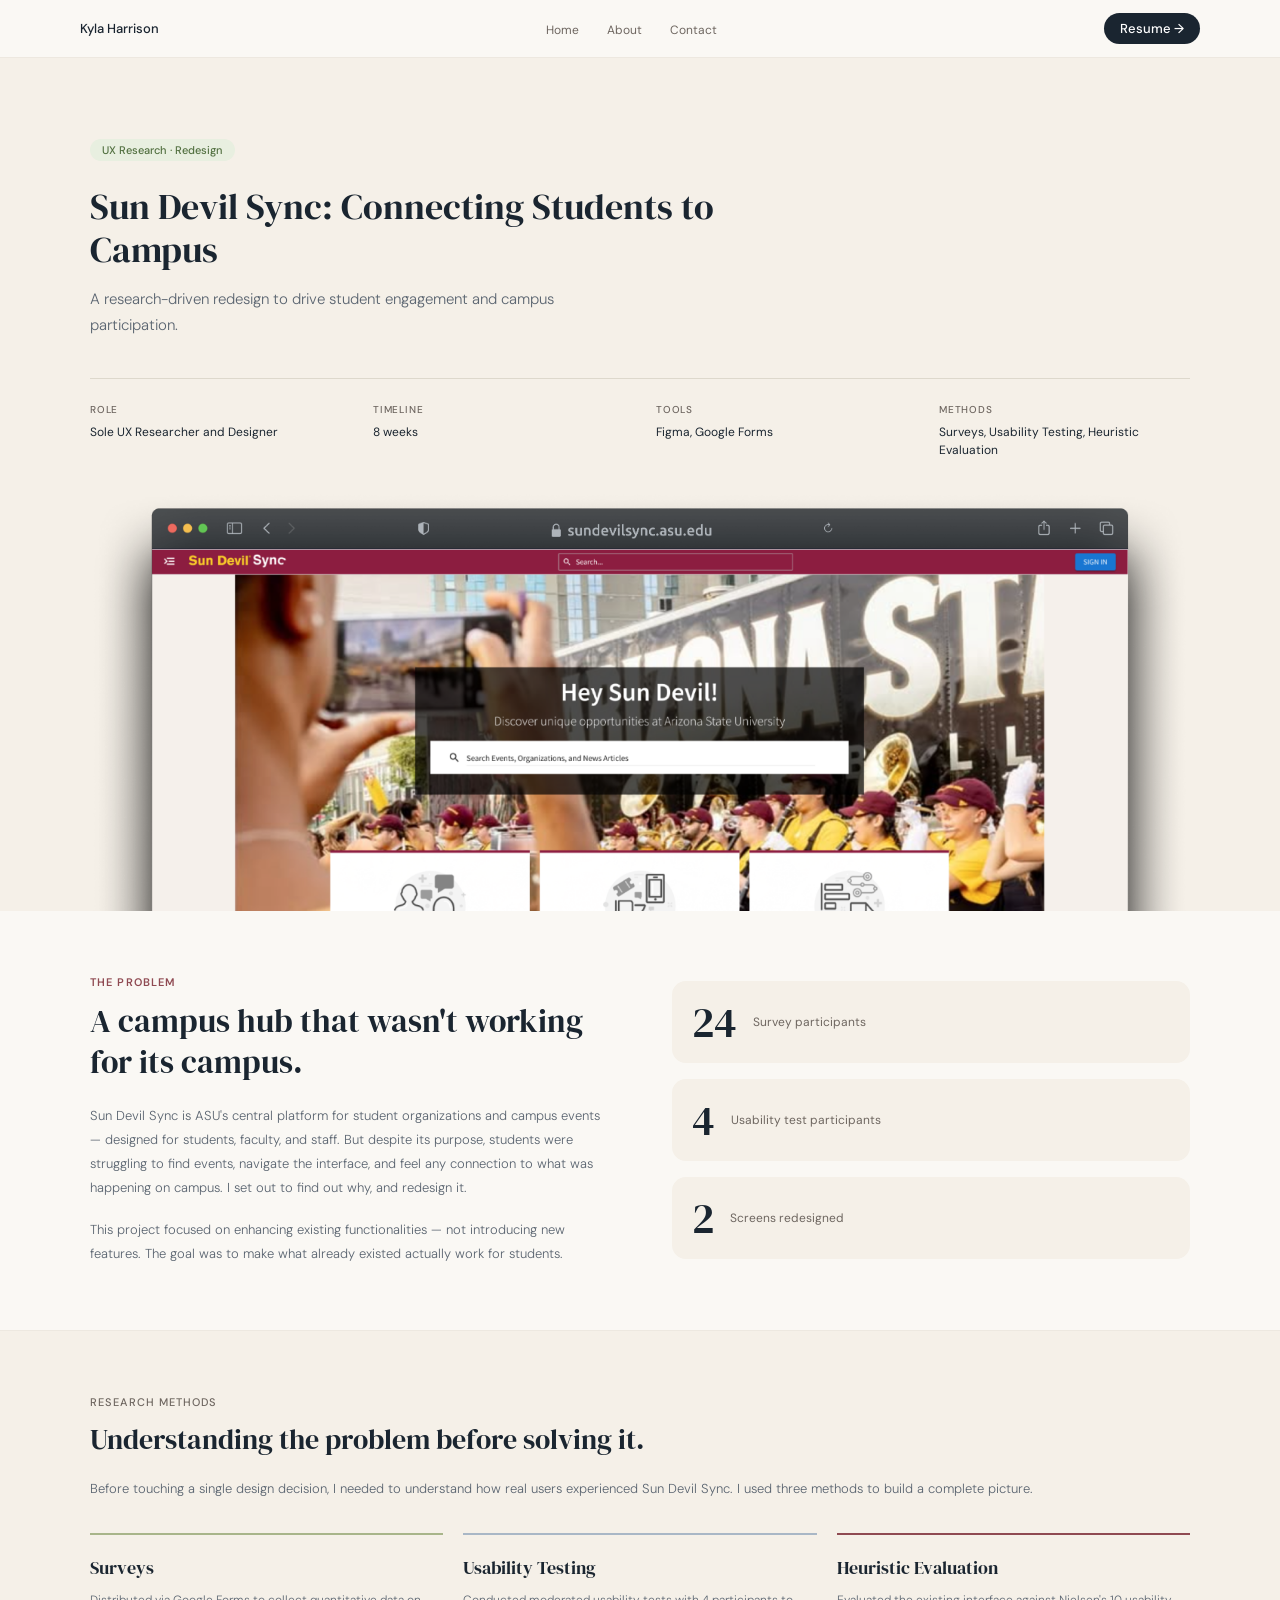
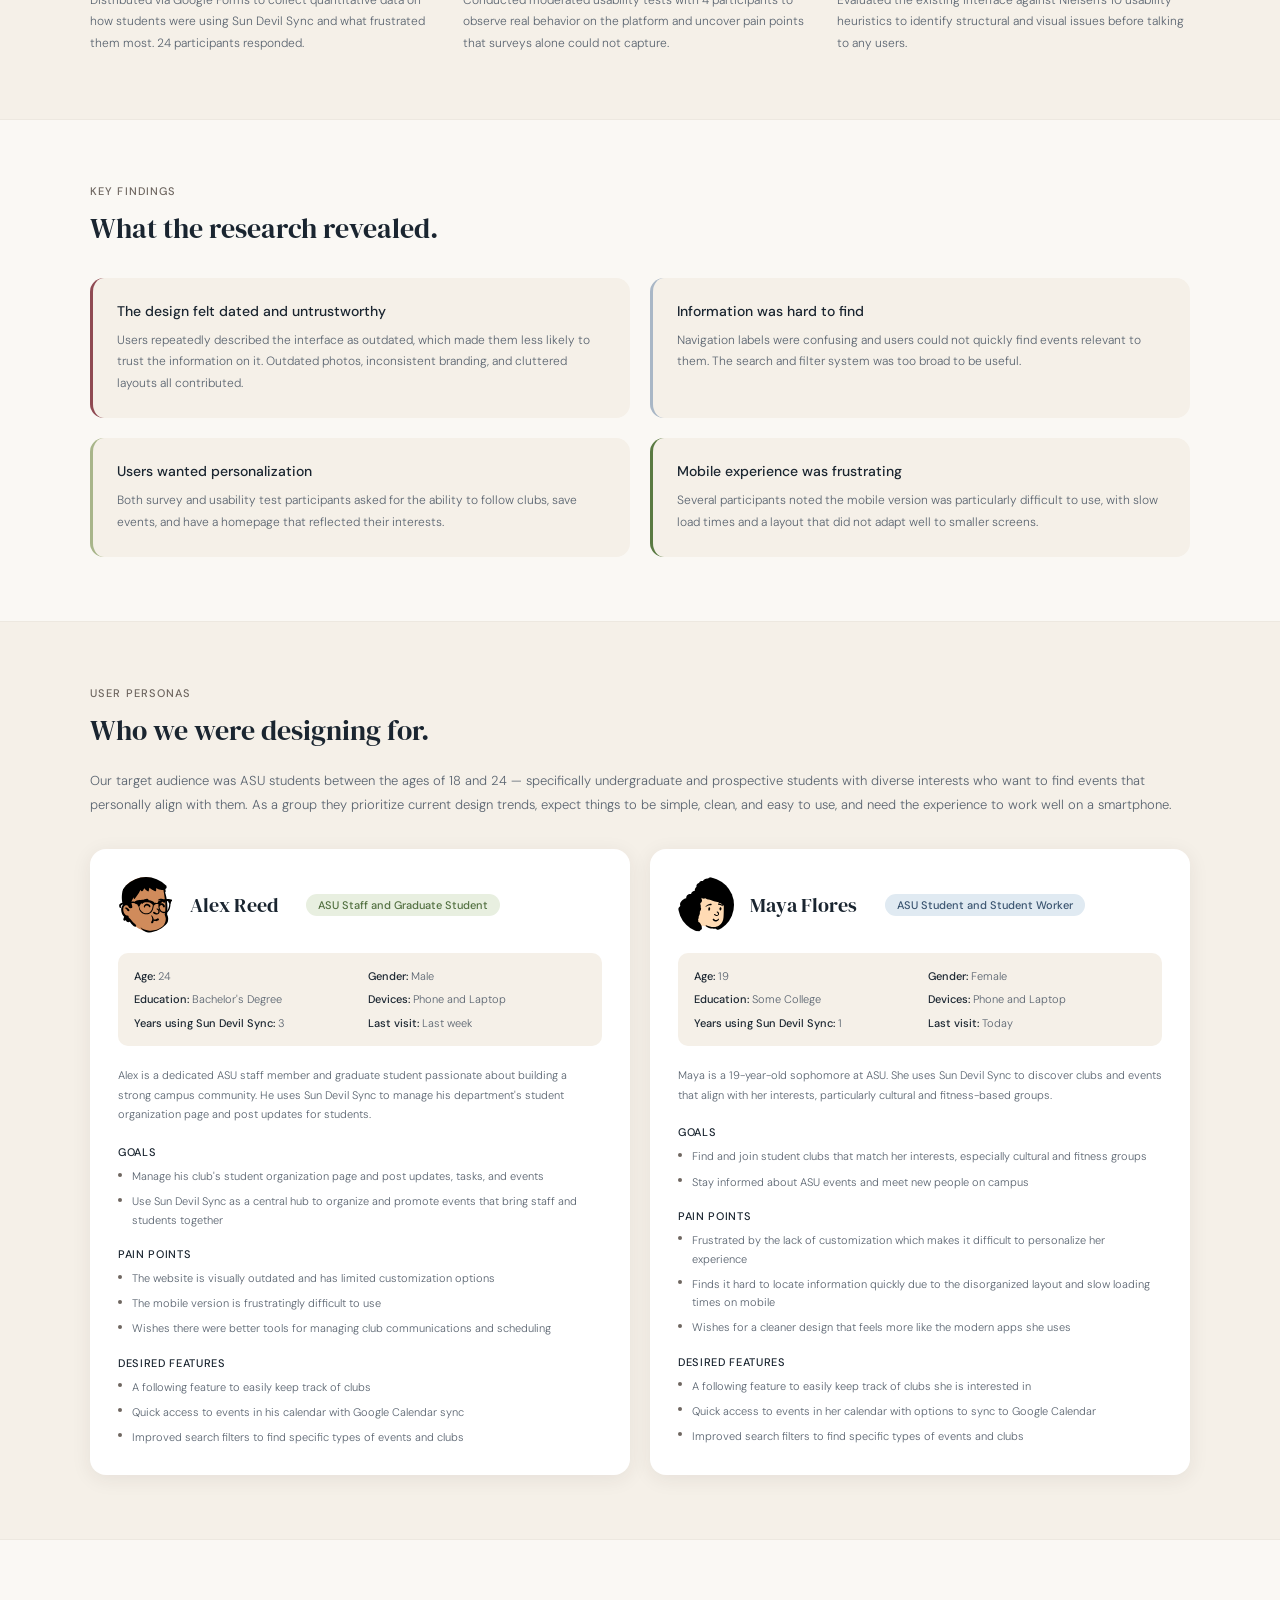
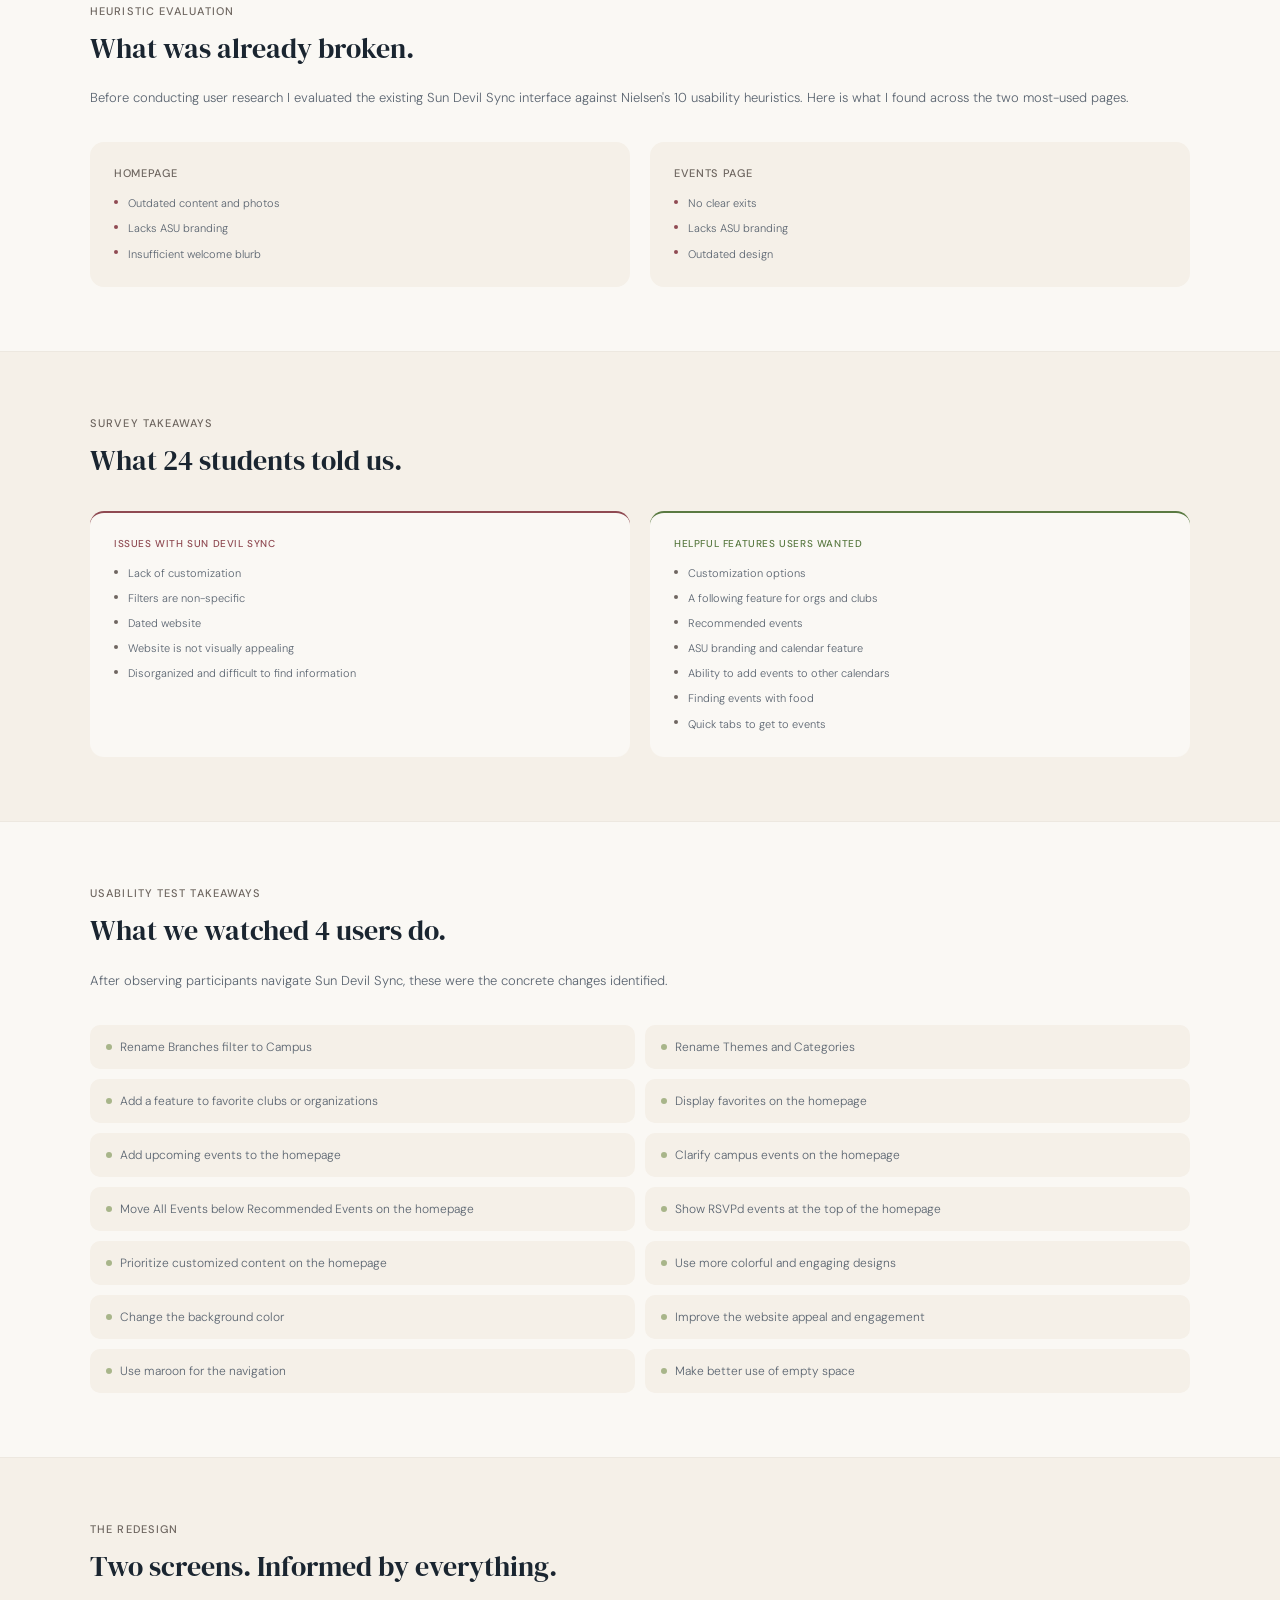
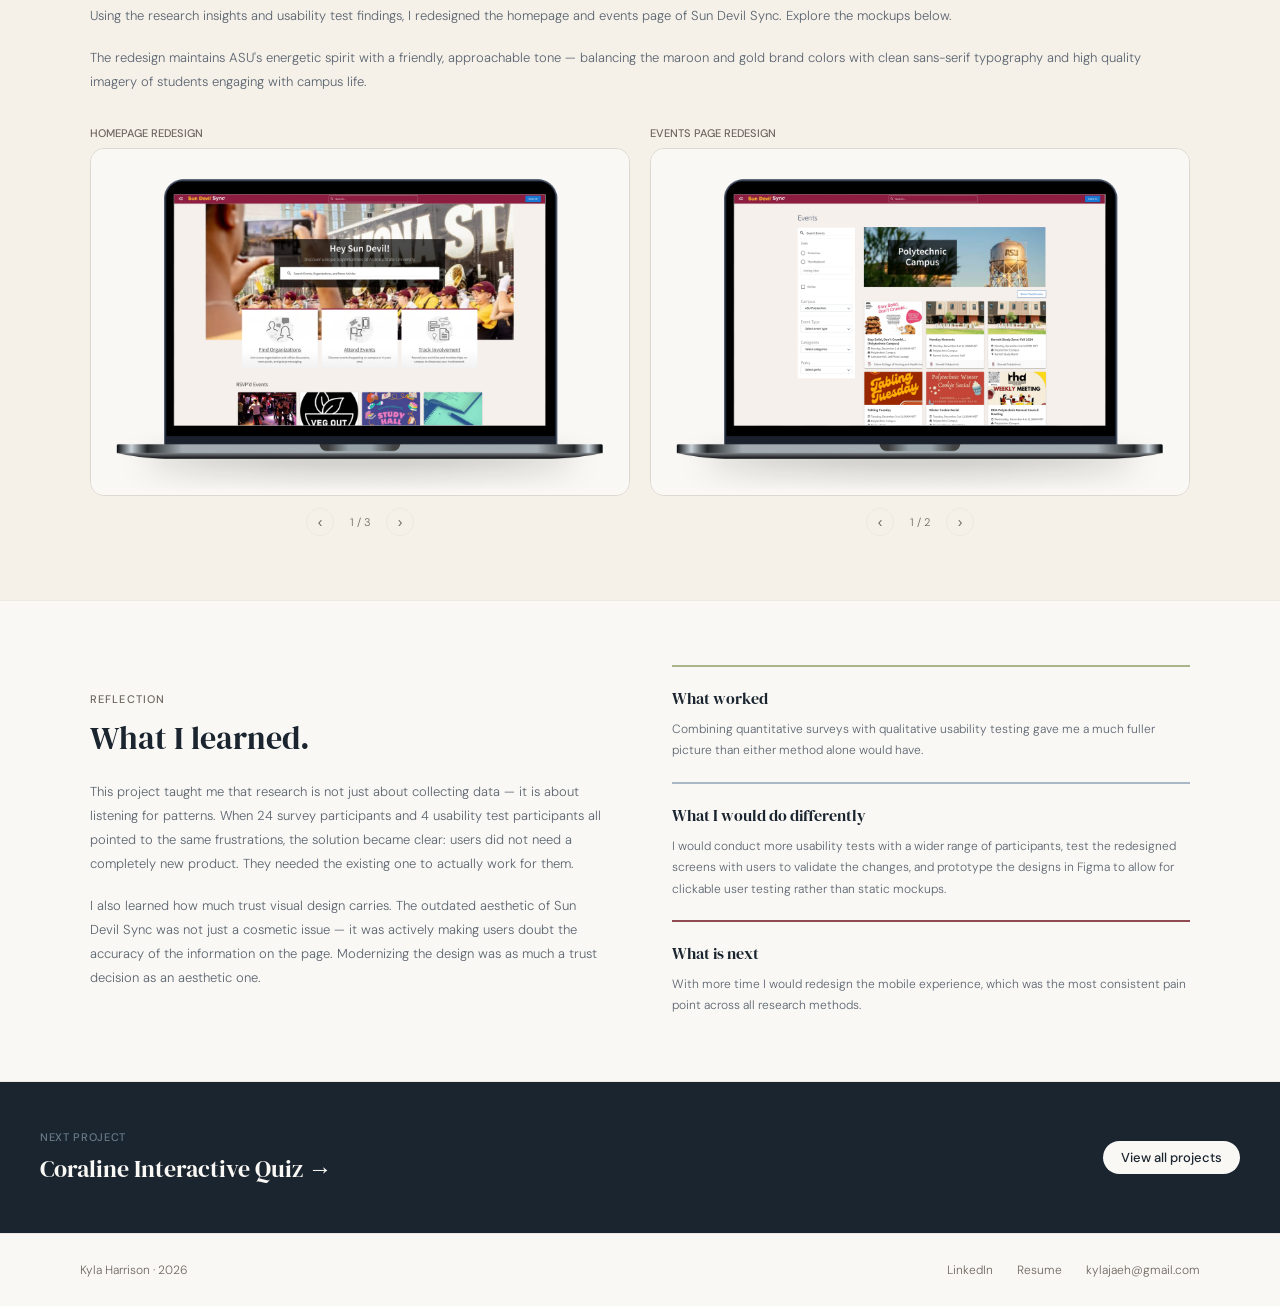
<file: sun-devil-sync.html>
<!DOCTYPE html>
<html lang="en">
<head>
<meta charset="UTF-8">
<meta name="viewport" content="width=device-width, initial-scale=1.0">
<title>Sun Devil Sync: Connecting Students to Campus — Kyla Harrison</title>
<meta name="description" content="A UX research and redesign case study centralizing campus events through research-driven design for ASU's Sun Devil Sync platform.">
<link rel="icon" type="image/png" href="assets/logo-kh.png">
<link rel="icon" type="image/png" sizes="32x32" href="assets/logo-kh.png">
<link rel="icon" type="image/png" sizes="16x16" href="assets/logo-kh.png">
<link rel="preconnect" href="https://fonts.googleapis.com">
<link rel="preconnect" href="https://fonts.gstatic.com" crossorigin>
<link href="https://fonts.googleapis.com/css2?family=DM+Sans:ital,wght@0,300;0,400;0,500;1,300;1,400&family=DM+Serif+Display:ital@0;1&display=swap" rel="stylesheet">
<link rel="stylesheet" href="css/styles.css">
</head>
<body>

<a class="skip-link" href="#main">Skip to content</a>

<header class="site-nav">
  <div class="nav-inner">
    <span class="nav-name">Kyla Harrison</span>
    <nav aria-label="Primary">
      <ul class="nav-links">
        <li><a href="index.html">Home</a></li>
        <li><a href="about.html">About</a></li>
        <li><a href="contact.html">Contact</a></li>
      </ul>
    </nav>
    <a class="btn btn-pill btn-dark" href="assets/resume.pdf">Resume →</a>
  </div>
</header>

<main id="main">

  <!-- Section 1: Hero -->
  <section class="case-study-hero hero-linen">
    <div class="case-study-hero-inner">
      <span class="case-study-hero-tag">UX Research · Redesign</span>
      <h1 class="case-study-hero-heading">Sun Devil Sync: Connecting Students to Campus</h1>
      <p class="case-study-hero-subline">A research-driven redesign to drive student engagement and campus participation.</p>

      <div class="case-study-hero-meta">
        <div class="case-study-hero-meta-item">
          <p class="case-study-hero-meta-label">Role</p>
          <p class="case-study-hero-meta-value">Sole UX Researcher and Designer</p>
        </div>
        <div class="case-study-hero-meta-item">
          <p class="case-study-hero-meta-label">Timeline</p>
          <p class="case-study-hero-meta-value">8 weeks</p>
        </div>
        <div class="case-study-hero-meta-item">
          <p class="case-study-hero-meta-label">Tools</p>
          <p class="case-study-hero-meta-value">Figma, Google Forms</p>
        </div>
        <div class="case-study-hero-meta-item">
          <p class="case-study-hero-meta-label">Methods</p>
          <p class="case-study-hero-meta-value">Surveys, Usability Testing, Heuristic Evaluation</p>
        </div>
      </div>

      <div style="width: 100%; overflow: hidden; border-radius: 12px 12px 0 0; margin-top: 2rem; max-height: 420px;">
        <img src="assets/projects/sun-devil-sync/sun-devil-sync-hero.png" alt="Sun Devil Sync mockup preview" style="width: 100%; height: auto; display: block; border-radius: 12px 12px 0 0;">
      </div>
    </div>
  </section>

  <!-- Section 2: Overview -->
  <section class="case-section" style="background: var(--color-bg);">
    <div class="case-section-inner case-two-col">
      <div>
        <p class="eyebrow eyebrow-blush">The problem</p>
        <h2 class="case-heading-lg">A campus hub that wasn't working for its campus.</h2>
        <p class="case-body">Sun Devil Sync is ASU's central platform for student organizations and campus events — designed for students, faculty, and staff. But despite its purpose, students were struggling to find events, navigate the interface, and feel any connection to what was happening on campus. I set out to find out why, and redesign it.</p>
        <p class="case-body">This project focused on enhancing existing functionalities — not introducing new features. The goal was to make what already existed actually work for students.</p>
      </div>
      <div class="case-stat-list">
        <div class="case-stat-card">
          <span class="case-stat-number">24</span>
          <span class="case-stat-label">Survey participants</span>
        </div>
        <div class="case-stat-card">
          <span class="case-stat-number">4</span>
          <span class="case-stat-label">Usability test participants</span>
        </div>
        <div class="case-stat-card">
          <span class="case-stat-number">2</span>
          <span class="case-stat-label">Screens redesigned</span>
        </div>
      </div>
    </div>
  </section>

  <!-- Section 3: Research Methods -->
  <section class="case-section" style="background: var(--color-linen);">
    <div class="case-section-inner">
      <p class="eyebrow eyebrow-muted">Research methods</p>
      <h2 class="case-heading-md">Understanding the problem before solving it.</h2>
      <p class="case-body">Before touching a single design decision, I needed to understand how real users experienced Sun Devil Sync. I used three methods to build a complete picture.</p>

      <div class="case-grid-3">
        <div class="case-accent-card" style="border-top-color:#a8b58a;">
          <h3 class="case-accent-card-title">Surveys</h3>
          <p class="case-accent-card-body">Distributed via Google Forms to collect quantitative data on how students were using Sun Devil Sync and what frustrated them most. 24 participants responded.</p>
        </div>
        <div class="case-accent-card" style="border-top-color:#a9b7c6;">
          <h3 class="case-accent-card-title">Usability Testing</h3>
          <p class="case-accent-card-body">Conducted moderated usability tests with 4 participants to observe real behavior on the platform and uncover pain points that surveys alone could not capture.</p>
        </div>
        <div class="case-accent-card" style="border-top-color:#8f4a52;">
          <h3 class="case-accent-card-title">Heuristic Evaluation</h3>
          <p class="case-accent-card-body">Evaluated the existing interface against Nielsen's 10 usability heuristics to identify structural and visual issues before talking to any users.</p>
        </div>
      </div>
    </div>
  </section>

  <!-- Section 4: Key Findings -->
  <section class="case-section" style="background: var(--color-bg);">
    <div class="case-section-inner">
      <p class="eyebrow eyebrow-muted">Key findings</p>
      <h2 class="case-heading-md">What the research revealed.</h2>

      <div class="case-grid-2">
        <div class="case-finding-card" style="border-left-color:#8f4a52;">
          <h3 class="case-finding-title">The design felt dated and untrustworthy</h3>
          <p class="case-finding-body">Users repeatedly described the interface as outdated, which made them less likely to trust the information on it. Outdated photos, inconsistent branding, and cluttered layouts all contributed.</p>
        </div>
        <div class="case-finding-card" style="border-left-color:#a9b7c6;">
          <h3 class="case-finding-title">Information was hard to find</h3>
          <p class="case-finding-body">Navigation labels were confusing and users could not quickly find events relevant to them. The search and filter system was too broad to be useful.</p>
        </div>
        <div class="case-finding-card" style="border-left-color:#a8b58a;">
          <h3 class="case-finding-title">Users wanted personalization</h3>
          <p class="case-finding-body">Both survey and usability test participants asked for the ability to follow clubs, save events, and have a homepage that reflected their interests.</p>
        </div>
        <div class="case-finding-card" style="border-left-color:#5a7a42;">
          <h3 class="case-finding-title">Mobile experience was frustrating</h3>
          <p class="case-finding-body">Several participants noted the mobile version was particularly difficult to use, with slow load times and a layout that did not adapt well to smaller screens.</p>
        </div>
      </div>
    </div>
  </section>

  <!-- Section 5: Personas -->
  <section class="case-section" style="background: var(--color-linen);">
    <div class="case-section-inner">
      <p class="eyebrow eyebrow-muted">User personas</p>
      <h2 class="case-heading-md">Who we were designing for.</h2>
      <p class="case-body">Our target audience was ASU students between the ages of 18 and 24 — specifically undergraduate and prospective students with diverse interests who want to find events that personally align with them. As a group they prioritize current design trends, expect things to be simple, clean, and easy to use, and need the experience to work well on a smartphone.</p>

      <div class="case-grid-2">
        <!-- Persona 1: Alex Reed -->
        <div class="case-persona-card">
          <div class="case-persona-header">
            <img class="case-persona-img" src="assets/projects/sun-devil-sync/personas/alex-persona.svg" alt="Illustrated portrait of Alex Reed" width="56" height="56">
            <span class="case-persona-name">Alex Reed</span>
            <span class="case-persona-tag case-persona-tag-staff">ASU Staff and Graduate Student</span>
          </div>

          <div class="case-persona-details">
            <div class="case-detail-item"><strong>Age:</strong> 24</div>
            <div class="case-detail-item"><strong>Gender:</strong> Male</div>
            <div class="case-detail-item"><strong>Education:</strong> Bachelor's Degree</div>
            <div class="case-detail-item"><strong>Devices:</strong> Phone and Laptop</div>
            <div class="case-detail-item"><strong>Years using Sun Devil Sync:</strong> 3</div>
            <div class="case-detail-item"><strong>Last visit:</strong> Last week</div>
          </div>

          <p class="case-persona-about">Alex is a dedicated ASU staff member and graduate student passionate about building a strong campus community. He uses Sun Devil Sync to manage his department's student organization page and post updates for students.</p>

          <div class="case-persona-section">
            <p class="case-persona-section-label">Goals</p>
            <ul class="case-dot-list">
              <li>Manage his club's student organization page and post updates, tasks, and events</li>
              <li>Use Sun Devil Sync as a central hub to organize and promote events that bring staff and students together</li>
            </ul>
          </div>

          <div class="case-persona-section">
            <p class="case-persona-section-label">Pain Points</p>
            <ul class="case-dot-list">
              <li>The website is visually outdated and has limited customization options</li>
              <li>The mobile version is frustratingly difficult to use</li>
              <li>Wishes there were better tools for managing club communications and scheduling</li>
            </ul>
          </div>

          <div class="case-persona-section">
            <p class="case-persona-section-label">Desired Features</p>
            <ul class="case-dot-list">
              <li>A following feature to easily keep track of clubs</li>
              <li>Quick access to events in his calendar with Google Calendar sync</li>
              <li>Improved search filters to find specific types of events and clubs</li>
            </ul>
          </div>
        </div>

        <!-- Persona 2: Maya Flores -->
        <div class="case-persona-card">
          <div class="case-persona-header">
            <img class="case-persona-img" src="assets/projects/sun-devil-sync/personas/maya-persona.svg" alt="Illustrated portrait of Maya Flores" width="56" height="56">
            <span class="case-persona-name">Maya Flores</span>
            <span class="case-persona-tag case-persona-tag-student">ASU Student and Student Worker</span>
          </div>

          <div class="case-persona-details">
            <div class="case-detail-item"><strong>Age:</strong> 19</div>
            <div class="case-detail-item"><strong>Gender:</strong> Female</div>
            <div class="case-detail-item"><strong>Education:</strong> Some College</div>
            <div class="case-detail-item"><strong>Devices:</strong> Phone and Laptop</div>
            <div class="case-detail-item"><strong>Years using Sun Devil Sync:</strong> 1</div>
            <div class="case-detail-item"><strong>Last visit:</strong> Today</div>
          </div>

          <p class="case-persona-about">Maya is a 19-year-old sophomore at ASU. She uses Sun Devil Sync to discover clubs and events that align with her interests, particularly cultural and fitness-based groups.</p>

          <div class="case-persona-section">
            <p class="case-persona-section-label">Goals</p>
            <ul class="case-dot-list">
              <li>Find and join student clubs that match her interests, especially cultural and fitness groups</li>
              <li>Stay informed about ASU events and meet new people on campus</li>
            </ul>
          </div>

          <div class="case-persona-section">
            <p class="case-persona-section-label">Pain Points</p>
            <ul class="case-dot-list">
              <li>Frustrated by the lack of customization which makes it difficult to personalize her experience</li>
              <li>Finds it hard to locate information quickly due to the disorganized layout and slow loading times on mobile</li>
              <li>Wishes for a cleaner design that feels more like the modern apps she uses</li>
            </ul>
          </div>

          <div class="case-persona-section">
            <p class="case-persona-section-label">Desired Features</p>
            <ul class="case-dot-list">
              <li>A following feature to easily keep track of clubs she is interested in</li>
              <li>Quick access to events in her calendar with options to sync to Google Calendar</li>
              <li>Improved search filters to find specific types of events and clubs</li>
            </ul>
          </div>
        </div>
      </div>
    </div>
  </section>

  <!-- Section 6: Heuristic Evaluation -->
  <section class="case-section" style="background: var(--color-bg);">
    <div class="case-section-inner">
      <p class="eyebrow eyebrow-muted">Heuristic evaluation</p>
      <h2 class="case-heading-md">What was already broken.</h2>
      <p class="case-body">Before conducting user research I evaluated the existing Sun Devil Sync interface against Nielsen's 10 usability heuristics. Here is what I found across the two most-used pages.</p>

      <div class="case-grid-2">
        <div class="case-heuristic-card">
          <p class="case-heuristic-label">Homepage</p>
          <ul class="case-dot-list case-dot-blush">
            <li>Outdated content and photos</li>
            <li>Lacks ASU branding</li>
            <li>Insufficient welcome blurb</li>
          </ul>
        </div>
        <div class="case-heuristic-card">
          <p class="case-heuristic-label">Events Page</p>
          <ul class="case-dot-list case-dot-blush">
            <li>No clear exits</li>
            <li>Lacks ASU branding</li>
            <li>Outdated design</li>
          </ul>
        </div>
      </div>
    </div>
  </section>

  <!-- Section 7: Survey Takeaways -->
  <section class="case-section" style="background: var(--color-linen);">
    <div class="case-section-inner">
      <p class="eyebrow eyebrow-muted">Survey takeaways</p>
      <h2 class="case-heading-md">What 24 students told us.</h2>

      <div class="case-grid-2">
        <div class="case-survey-card" style="border-top-color:#8f4a52;">
          <p class="case-survey-label" style="color:#8f4a52;">Issues with Sun Devil Sync</p>
          <ul class="case-dot-list">
            <li>Lack of customization</li>
            <li>Filters are non-specific</li>
            <li>Dated website</li>
            <li>Website is not visually appealing</li>
            <li>Disorganized and difficult to find information</li>
          </ul>
        </div>
        <div class="case-survey-card" style="border-top-color:#5a7a42;">
          <p class="case-survey-label" style="color:#5a7a42;">Helpful features users wanted</p>
          <ul class="case-dot-list">
            <li>Customization options</li>
            <li>A following feature for orgs and clubs</li>
            <li>Recommended events</li>
            <li>ASU branding and calendar feature</li>
            <li>Ability to add events to other calendars</li>
            <li>Finding events with food</li>
            <li>Quick tabs to get to events</li>
          </ul>
        </div>
      </div>
    </div>
  </section>

  <!-- Section 8: Usability Test Takeaways -->
  <section class="case-section" style="background: var(--color-bg);">
    <div class="case-section-inner">
      <p class="eyebrow eyebrow-muted">Usability test takeaways</p>
      <h2 class="case-heading-md">What we watched 4 users do.</h2>
      <p class="case-body">After observing participants navigate Sun Devil Sync, these were the concrete changes identified.</p>

      <div class="case-usability-grid">
        <div class="case-usability-item"><span class="case-usability-dot"></span>Rename Branches filter to Campus</div>
        <div class="case-usability-item"><span class="case-usability-dot"></span>Rename Themes and Categories</div>
        <div class="case-usability-item"><span class="case-usability-dot"></span>Add a feature to favorite clubs or organizations</div>
        <div class="case-usability-item"><span class="case-usability-dot"></span>Display favorites on the homepage</div>
        <div class="case-usability-item"><span class="case-usability-dot"></span>Add upcoming events to the homepage</div>
        <div class="case-usability-item"><span class="case-usability-dot"></span>Clarify campus events on the homepage</div>
        <div class="case-usability-item"><span class="case-usability-dot"></span>Move All Events below Recommended Events on the homepage</div>
        <div class="case-usability-item"><span class="case-usability-dot"></span>Show RSVPd events at the top of the homepage</div>
        <div class="case-usability-item"><span class="case-usability-dot"></span>Prioritize customized content on the homepage</div>
        <div class="case-usability-item"><span class="case-usability-dot"></span>Use more colorful and engaging designs</div>
        <div class="case-usability-item"><span class="case-usability-dot"></span>Change the background color</div>
        <div class="case-usability-item"><span class="case-usability-dot"></span>Improve the website appeal and engagement</div>
        <div class="case-usability-item"><span class="case-usability-dot"></span>Use maroon for the navigation</div>
        <div class="case-usability-item"><span class="case-usability-dot"></span>Make better use of empty space</div>
      </div>
    </div>
  </section>

  <!-- Section 9: The Redesign -->
  <section class="case-section" style="background: var(--color-linen);">
    <div class="case-section-inner">
      <p class="eyebrow eyebrow-muted">The redesign</p>
      <h2 class="case-heading-md">Two screens. Informed by everything.</h2>
      <p class="case-body">Using the research insights and usability test findings, I redesigned the homepage and events page of Sun Devil Sync. Explore the mockups below.</p>
      <p class="case-body">The redesign maintains ASU's energetic spirit with a friendly, approachable tone — balancing the maroon and gold brand colors with clean sans-serif typography and high quality imagery of students engaging with campus life.</p>

      <div class="case-carousel-grid">
        <div>
          <p class="case-carousel-label">Homepage Redesign</p>
          <div class="case-carousel-frame" data-label="Homepage redesign" data-images="assets/projects/sun-devil-sync/homepage-1.png,assets/projects/sun-devil-sync/homepage-2.png,assets/projects/sun-devil-sync/homepage-3.png">
            <img class="case-carousel-img" src="assets/projects/sun-devil-sync/homepage-1.png" alt="Homepage redesign mockup, image 1 of 3">
            <div class="case-carousel-controls">
              <button class="case-carousel-arrow" type="button" aria-label="Previous image">‹</button>
              <span class="case-carousel-counter">1 / 3</span>
              <button class="case-carousel-arrow" type="button" aria-label="Next image">›</button>
            </div>
          </div>
        </div>
        <div>
          <p class="case-carousel-label">Events Page Redesign</p>
          <div class="case-carousel-frame" data-label="Events page redesign" data-images="assets/projects/sun-devil-sync/events-1.png,assets/projects/sun-devil-sync/events-2.png">
            <img class="case-carousel-img" src="assets/projects/sun-devil-sync/events-1.png" alt="Events page redesign mockup, image 1 of 2">
            <div class="case-carousel-controls">
              <button class="case-carousel-arrow" type="button" aria-label="Previous image">‹</button>
              <span class="case-carousel-counter">1 / 2</span>
              <button class="case-carousel-arrow" type="button" aria-label="Next image">›</button>
            </div>
          </div>
        </div>
      </div>
    </div>
  </section>

  <!-- Section 10: Reflection -->
  <section class="case-section" style="background: var(--color-bg);">
    <div class="case-section-inner case-two-col">
      <div>
        <p class="eyebrow eyebrow-muted">Reflection</p>
        <h2 class="case-heading-lg">What I learned.</h2>
        <p class="case-body">This project taught me that research is not just about collecting data — it is about listening for patterns. When 24 survey participants and 4 usability test participants all pointed to the same frustrations, the solution became clear: users did not need a completely new product. They needed the existing one to actually work for them.</p>
        <p class="case-body">I also learned how much trust visual design carries. The outdated aesthetic of Sun Devil Sync was not just a cosmetic issue — it was actively making users doubt the accuracy of the information on the page. Modernizing the design was as much a trust decision as an aesthetic one.</p>
      </div>
      <div class="case-grid-3" style="margin-top:0; grid-template-columns:1fr;">
        <div class="case-accent-card" style="border-top-color:#a8b58a;">
          <h3 class="case-accent-card-title" style="font-size:16px;">What worked</h3>
          <p class="case-accent-card-body">Combining quantitative surveys with qualitative usability testing gave me a much fuller picture than either method alone would have.</p>
        </div>
        <div class="case-accent-card" style="border-top-color:#a9b7c6;">
          <h3 class="case-accent-card-title" style="font-size:16px;">What I would do differently</h3>
          <p class="case-accent-card-body">I would conduct more usability tests with a wider range of participants, test the redesigned screens with users to validate the  changes, and prototype the designs in Figma to allow for clickable user testing rather than static mockups.</p>
        </div>
        <div class="case-accent-card" style="border-top-color:#8f4a52;">
          <h3 class="case-accent-card-title" style="font-size:16px;">What is next</h3>
          <p class="case-accent-card-body">With more time I would redesign the mobile experience, which was the most consistent pain point across all research methods.</p>
        </div>
      </div>
    </div>
  </section>

  <!-- Section 11: Next project navigation -->
  <section class="case-next">
    <div>
      <p class="case-next-label">Next project</p>
      <a class="case-next-title" href="coraline-quiz.html">Coraline Interactive Quiz →</a>
    </div>
    <a class="case-next-all" href="index.html">View all projects</a>
  </section>

</main>

<footer class="site-footer">
  <div class="footer-inner">
    <span>Kyla Harrison · 2026</span>
    <div class="footer-links">
      <a href="https://linkedin.com/in/kylaharrison" target="_blank" rel="noopener">LinkedIn</a>
      <a href="assets/resume.pdf">Resume</a>
      <a href="mailto:kylajaeh@gmail.com">kylajaeh@gmail.com</a>
    </div>
  </div>
</footer>

<script src="js/main.js"></script>
</body>
</html>
</file>
<file: css/styles.css>
/* ==========================================================================
   Kyla Harrison — Portfolio
   Global styles
   ========================================================================== */

:root {
  /* Colors */
  --color-bg: #faf8f4;
  --color-linen: #f5f0e8;
  --color-text: #1a2530;
  --color-slate-dark: #2d3a47;
  --color-sage: #a8b58a;
  --color-blush: #8f4a52;
  --color-steel-blue: #a9b7c6;
  --color-muted: #5a6470;
  --color-border: #ede8e0;

  --color-tag-sage-bg: #e8efe0;
  --color-tag-sage-text: #527040;
  --color-tag-blush-bg: #f2e8ec;
  --color-tag-blush-text: #7a4a58;
  --color-tag-blue-bg: #e0eaf2;
  --color-tag-blue-text: #3a5470;

  --color-nav-link: #6e6660;
  --color-footer-text: #6e6660;
  --color-eyebrow-muted: #6e6660;
  --color-divider: #ddd8cc;
  --color-placeholder-bg: #e8e4dc;

  /* Type */
  --font-body: 'DM Sans', sans-serif;
  --font-display: 'DM Serif Display', serif;
}

/* ---- Reset ---- */
*,
*::before,
*::after {
  box-sizing: border-box;
}

html {
  scroll-behavior: smooth;
}

@media (prefers-reduced-motion: reduce) {
  html {
    scroll-behavior: auto;
  }
}

body {
  margin: 0;
  background: var(--color-bg);
  color: var(--color-text);
  font-family: var(--font-body);
  font-weight: 300;
  -webkit-font-smoothing: antialiased;
}

img {
  max-width: 100%;
  display: block;
}

a {
  text-decoration: none;
  color: inherit;
}

ul {
  list-style: none;
  margin: 0;
  padding: 0;
}

h1, h2, h3, p, dl, dd {
  margin: 0;
}

.skip-link {
  position: absolute;
  left: -999px;
  top: 0;
  background: var(--color-text);
  color: #fff;
  padding: 0.75rem 1.25rem;
  z-index: 100;
  border-radius: 0 0 8px 0;
}

.skip-link:focus {
  left: 0;
}

a:focus-visible,
button:focus-visible {
  outline: 2px solid var(--color-blush);
  outline-offset: 2px;
}

/* ---- Shared bits ---- */
.eyebrow {
  font-family: var(--font-body);
  font-weight: 500;
  font-size: 11px;
  text-transform: uppercase;
  letter-spacing: 0.1em;
}

.eyebrow-blush {
  color: var(--color-blush);
  font-weight: 600;
}

.eyebrow-muted {
  color: var(--color-eyebrow-muted);
}

.center {
  text-align: center;
}

.btn {
  display: inline-block;
  font-family: var(--font-body);
  font-size: 13px;
  font-weight: 500;
  transition: opacity 0.2s ease;
}

.btn:hover {
  opacity: 0.85;
}

.btn-pill {
  border-radius: 100px;
  padding: 7px 16px;
}

.btn-dark {
  background: var(--color-text);
  color: #fff;
}

.tags {
  display: flex;
  gap: 0.4rem;
  flex-wrap: wrap;
}

.tag {
  border-radius: 100px;
  padding: 3px 10px;
  font-family: var(--font-body);
  font-size: 10px;
  font-weight: 400;
}

.tag-sage {
  background: var(--color-tag-sage-bg);
  color: var(--color-tag-sage-text);
}

.tag-blush {
  background: var(--color-tag-blush-bg);
  color: var(--color-tag-blush-text);
}

.tag-blue {
  background: var(--color-tag-blue-bg);
  color: var(--color-tag-blue-text);
}

/* ---- Scroll-triggered reveal ---- */
.reveal {
  opacity: 0;
  transform: translateY(20px);
  transition: opacity 0.6s ease, transform 0.6s ease;
}

.reveal.is-visible {
  opacity: 1;
  transform: translateY(0);
}

@media (prefers-reduced-motion: reduce) {
  .reveal {
    opacity: 1;
    transform: none;
    transition: none;
  }
}

/* ==========================================================================
   Navigation
   ========================================================================== */

.site-nav {
  height: 58px;
  background: var(--color-bg);
  border-bottom: 0.5px solid var(--color-border);
  position: sticky;
  top: 0;
  z-index: 50;
}

.nav-inner {
  max-width: 1200px;
  height: 100%;
  margin: 0 auto;
  padding: 0 2.5rem;
  display: flex;
  align-items: center;
  justify-content: space-between;
  gap: 2rem;
}

.nav-name {
  font-size: 13px;
  font-weight: 500;
  color: var(--color-text);
  white-space: nowrap;
}

.nav-links {
  display: flex;
  gap: 1.75rem;
}

.nav-links a {
  font-size: 12px;
  font-weight: 400;
  color: var(--color-nav-link);
  transition: color 0.2s ease;
}

.nav-links a:hover {
  color: var(--color-text);
}

.nav-links a[aria-current="page"] {
  color: var(--color-text);
  font-weight: 500;
}

/* ==========================================================================
   Hero
   ========================================================================== */

.hero {
  display: flex;
  flex-direction: column;
  align-items: center;
  justify-content: center;
  text-align: center;
  min-height: calc(100vh - 180px);
  padding: 3rem 1.5rem 0;
  margin: 0;
  background: var(--color-bg);
}

.hero-logo {
  width: 80px;
  height: 80px;
  object-fit: contain;
  mix-blend-mode: multiply;
  margin-bottom: 1.5rem;
}

.hero .eyebrow {
  margin-bottom: 1.25rem;
}

.hero-headline {
  font-family: var(--font-display);
  font-weight: 400;
  font-style: normal;
  font-size: 34px;
  line-height: 1.3;
  color: var(--color-text);
  max-width: 480px;
  margin-bottom: 1.5rem;
}

.hero-headline em {
  font-style: italic;
  color: #5a7a42;
}

.hero-subline {
  font-family: var(--font-body);
  font-weight: 300;
  font-size: 14px;
  color: var(--color-muted);
  line-height: 1.85;
  max-width: 380px;
  margin-bottom: 2rem;
}

.hero-arrow {
  display: flex;
  align-items: center;
  justify-content: center;
  color: #1a2530;
  margin-bottom: 2rem;
}

.hero-arrow svg {
  animation: hero-arrow-bob 1.5s ease-in-out infinite alternate;
}

@keyframes hero-arrow-bob {
  from {
    transform: translateY(0);
  }
  to {
    transform: translateY(10px);
  }
}

@media (prefers-reduced-motion: reduce) {
  .hero-arrow svg {
    animation: none;
  }
}

/* ==========================================================================
   Projects grid
   ========================================================================== */

.projects {
  padding: 0 2.5rem 4rem;
  background: var(--color-bg);
  max-width: 1200px;
  margin: 0 auto;
}

.projects .eyebrow {
  margin-bottom: 2.5rem;
}

.projects-grid {
  display: grid;
  grid-template-columns: repeat(3, 1fr);
  column-gap: 1.25rem;
  row-gap: 3rem;
}

.project-card {
  display: flex;
  flex-direction: column;
}

.project-thumb {
  aspect-ratio: 4 / 3;
  border-radius: 14px;
  margin-bottom: 0.9rem;
  transition: transform 0.2s ease, box-shadow 0.2s ease;
}

.project-card:hover .project-thumb {
  transform: scale(1.01);
  box-shadow: 0 8px 24px rgba(26, 37, 48, 0.12);
}

.project-title {
  font-family: var(--font-body);
  font-size: 13px;
  font-weight: 500;
  color: var(--color-text);
  margin-bottom: 0.4rem;
}

.project-desc {
  font-family: var(--font-body);
  font-size: 11px;
  font-weight: 400;
  color: var(--color-nav-link);
  line-height: 1.6;
  margin-bottom: 0.75rem;
}

/* ==========================================================================
   Marquee
   ========================================================================== */

.marquee {
  background: var(--color-text);
  overflow: hidden;
  padding: 0.9rem 0;
}

.marquee-track {
  display: flex;
  width: max-content;
  white-space: nowrap;
  animation: marquee-scroll 18s linear infinite;
}

.marquee:hover .marquee-track {
  animation-play-state: paused;
}

@media (prefers-reduced-motion: reduce) {
  .marquee-track {
    animation: none;
  }
}

.marquee-content {
  display: inline-flex;
  align-items: center;
  white-space: nowrap;
  font-family: var(--font-body);
  font-weight: 400;
  font-size: 12px;
  text-transform: uppercase;
  letter-spacing: 0.06em;
  color: var(--color-sage);
  padding-right: 2rem;
}

.marquee-content .sep {
  color: #b46a72;
  margin: 0 0.6rem;
}

@keyframes marquee-scroll {
  from {
    transform: translateX(0);
  }
  to {
    transform: translateX(-33.33%);
  }
}

/* ==========================================================================
   About strip
   ========================================================================== */

.about-strip {
  background: var(--color-linen);
  border-top: 0.5px solid var(--color-border);
  padding: 4rem 2.5rem;
}

.about-strip-inner {
  max-width: 1100px;
  margin: 0 auto;
  display: grid;
  grid-template-columns: 1fr 1fr;
  gap: 4rem;
  align-items: center;
}

.about-strip-heading {
  font-family: var(--font-display);
  font-weight: 400;
  font-size: 26px;
  line-height: 1.35;
  color: var(--color-text);
  margin: 0.75rem 0 1.25rem;
}

.about-strip-body {
  font-family: var(--font-body);
  font-weight: 300;
  font-size: 13px;
  color: var(--color-muted);
  line-height: 1.85;
  margin-bottom: 1.25rem;
}

.read-more-link {
  font-size: 13px;
  font-weight: 500;
  color: var(--color-text);
}

.stat-list {
  display: flex;
  flex-direction: column;
}

.stat {
  padding: 1.1rem 0;
  border-bottom: 0.5px solid var(--color-divider);
}

.stat:first-child {
  padding-top: 0;
}

.stat:last-child {
  border-bottom: none;
  padding-bottom: 0;
}

.stat dt {
  font-size: 10px;
  text-transform: uppercase;
  letter-spacing: 0.08em;
  color: var(--color-eyebrow-muted);
  margin-bottom: 0.35rem;
}

.stat dd {
  font-size: 13px;
  color: var(--color-text);
  margin-left: 0;
}

/* ==========================================================================
   Contact hero
   ========================================================================== */

.contact-hero {
  background: var(--color-bg);
  padding: 5rem 2.5rem 4rem;
  border-bottom: 0.5px solid var(--color-border);
}

.contact-hero-inner {
  max-width: 1200px;
  margin: 0 auto;
  display: grid;
  grid-template-columns: 1fr 1fr;
  gap: 4rem;
  align-items: center;
}

.contact-heading {
  font-family: var(--font-display);
  font-weight: 400;
  font-size: 48px;
  line-height: 1.15;
  color: var(--color-text);
  margin: 0.75rem 0 1.25rem;
}

.contact-heading em {
  font-style: italic;
  color: #5a7a42;
}

.contact-body {
  font-family: var(--font-body);
  font-weight: 300;
  font-size: 14px;
  color: var(--color-muted);
  line-height: 1.7;
  max-width: 360px;
}

.contact-cards {
  display: flex;
  flex-direction: column;
  gap: 1rem;
}

.contact-card {
  display: flex;
  align-items: center;
  justify-content: space-between;
  border-radius: 14px;
  padding: 1.1rem 1.5rem;
  border: 0.5px solid transparent;
  transition: border-color 0.2s ease;
}

.contact-card-text {
  display: flex;
  flex-direction: column;
  gap: 0.3rem;
}

.contact-card-label {
  font-size: 10px;
  font-weight: 500;
  text-transform: uppercase;
  letter-spacing: 0.08em;
}

.contact-card-value {
  font-size: 13px;
  color: var(--color-text);
}

.contact-card-arrow {
  font-size: 16px;
}

.contact-card-email {
  background: #e8efe0;
  border-color: #d0dfc4;
}

.contact-card-email .contact-card-label,
.contact-card-email .contact-card-arrow {
  color: #527040;
}

.contact-card-email:hover {
  border-color: #527040;
}

.contact-card-linkedin {
  background: #f2e8ec;
  border-color: #e0ccd4;
}

.contact-card-linkedin .contact-card-label,
.contact-card-linkedin .contact-card-arrow {
  color: #7a4a58;
}

.contact-card-linkedin:hover {
  border-color: #7a4a58;
}

.contact-card-resume {
  background: #e0eaf2;
  border-color: #c4d4e4;
}

.contact-card-resume .contact-card-label,
.contact-card-resume .contact-card-arrow {
  color: #3a5470;
}

.contact-card-resume:hover {
  border-color: #3a5470;
}

/* ==========================================================================
   Availability strip
   ========================================================================== */

.availability {
  background: var(--color-linen);
  padding: 3rem 2.5rem;
  border-bottom: 0.5px solid var(--color-border);
}

.availability-inner {
  max-width: 1200px;
  margin: 0 auto;
  display: grid;
  grid-template-columns: repeat(3, 1fr);
  gap: 2rem;
}

.availability-label {
  font-size: 10px;
  font-weight: 500;
  text-transform: uppercase;
  letter-spacing: 0.08em;
  color: var(--color-eyebrow-muted);
  margin-bottom: 0.5rem;
}

.availability-value {
  font-size: 13px;
  color: var(--color-text);
  display: flex;
  align-items: center;
  gap: 0.5rem;
}

.status-dot {
  width: 7px;
  height: 7px;
  border-radius: 50%;
  background: var(--color-sage);
  flex-shrink: 0;
}

/* ==========================================================================
   Big statement
   ========================================================================== */

.big-statement {
  background: var(--color-bg);
  padding: 5rem 2.5rem;
  text-align: center;
}

.big-statement-inner {
  max-width: 600px;
  margin: 0 auto;
}

.big-statement-heading {
  font-family: var(--font-display);
  font-weight: 400;
  font-size: 72px;
  line-height: 1.1;
  color: var(--color-text);
  margin-bottom: 1.25rem;
}

.big-statement-heading em {
  font-style: italic;
  color: var(--color-blush);
}

.big-statement-subline {
  font-family: var(--font-body);
  font-weight: 300;
  font-size: 13px;
  color: var(--color-muted);
  max-width: 320px;
  margin: 0 auto 2rem;
}

.big-statement-email {
  font-family: var(--font-display);
  font-style: italic;
  font-size: 18px;
  color: var(--color-text);
  border-bottom: 1px solid var(--color-sage);
  padding-bottom: 2px;
}

/* ==========================================================================
   ID card hero
   ========================================================================== */

.id-card-hero {
  background: var(--color-linen);
  padding: 4rem 2.5rem;
  text-align: center;
}

.id-card-hero .eyebrow {
  margin-bottom: 1.5rem;
}

.id-card-wrap {
  position: relative;
  max-width: 500px;
  margin: 0 auto;
}

.id-card {
  width: 100%;
  aspect-ratio: 500 / 314;
  background: #ffffff;
  border-radius: 20px;
  box-shadow: 0 8px 32px rgba(45, 40, 35, 0.12);
  display: flex;
  align-items: center;
  justify-content: center;
  padding: 1.5rem;
  font-family: var(--font-body);
  font-size: 13px;
  color: var(--color-nav-link);
  text-align: center;
}

/* ==========================================================================
   Editorial about
   ========================================================================== */

.editorial-about {
  background: var(--color-bg);
  padding: 3rem 2.5rem 3rem;
  border-bottom: 0.5px solid var(--color-border);
}

.editorial-about-inner {
  max-width: 1100px;
  margin: 0 auto;
  display: grid;
  grid-template-columns: 1fr 1fr;
  gap: 4rem;
  align-items: center;
}

.editorial-about-left {
  padding-top: 0;
}

.editorial-heading {
  font-family: var(--font-display);
  font-weight: 400;
  font-size: 38px;
  color: var(--color-text);
  margin-bottom: 1.5rem;
}

.editorial-heading em {
  font-style: italic;
}

.editorial-body {
  font-family: var(--font-body);
  font-weight: 300;
  font-size: 13px;
  color: var(--color-muted);
  line-height: 1.9;
  margin-bottom: 1.25rem;
}

.editorial-body:last-child {
  margin-bottom: 0;
}

.editorial-about-right {
  position: relative;
  overflow: hidden;
  border-radius: 14px;
}

.editorial-photo {
  display: block;
  width: 100%;
  height: 380px;
  object-fit: cover;
  object-position: 30% 60%;
  border-radius: 14px;
  background: var(--color-placeholder-bg);
}

.editorial-caption {
  position: absolute;
  bottom: 16px;
  left: 16px;
  right: 16px;
  background: #ffffff;
  padding: 0.75rem 1rem;
  border-radius: 10px;
  box-shadow: 0 2px 12px rgba(45, 40, 35, 0.08);
  font-family: var(--font-display);
  font-style: italic;
  font-size: 12px;
  color: var(--color-text);
}

/* ==========================================================================
   Story cards
   ========================================================================== */

.story-cards {
  background: var(--color-bg);
  padding: 4rem 2.5rem;
}

.story-cards-grid {
  max-width: 1100px;
  margin: 0 auto;
  display: grid;
  grid-template-columns: repeat(3, 1fr);
  gap: 1.25rem;
}

.story-card {
  border-top: 2px solid;
  padding-top: 1.25rem;
}

.story-card-number {
  font-family: var(--font-body);
  font-size: 10px;
  font-weight: 500;
  text-transform: uppercase;
  letter-spacing: 0.06em;
  color: var(--color-eyebrow-muted);
  margin-bottom: 0.6rem;
}

.story-card-title {
  font-family: var(--font-display);
  font-weight: 400;
  font-size: 18px;
  color: var(--color-text);
  margin-bottom: 0.6rem;
}

.story-card-body {
  font-family: var(--font-body);
  font-weight: 300;
  font-size: 12px;
  color: var(--color-muted);
  line-height: 1.8;
}

/* ==========================================================================
   What I bring
   ========================================================================== */

.what-i-bring {
  background: var(--color-linen);
  padding: 4rem 2.5rem 2.5rem;
  margin-bottom: 0;
}

.what-i-bring .eyebrow {
  max-width: 1100px;
  margin: 0 auto 2.5rem;
  text-align: left;
}

.bring-grid {
  max-width: 1100px;
  margin: 0 auto;
  display: grid;
  grid-template-columns: repeat(3, 1fr);
  gap: 2rem;
}

.bring-icon {
  display: block;
  font-size: 22px;
  margin-bottom: 0.75rem;
}

.bring-title {
  font-family: 'DM Serif Display', serif !important;
  font-weight: 400 !important;
  font-size: 17px !important;
  font-style: normal !important;
  color: var(--color-text);
  margin-bottom: 0.5rem;
}

.bring-body {
  font-family: var(--font-body);
  font-weight: 300;
  font-size: 12px;
  color: var(--color-muted);
  line-height: 1.75;
}

/* ==========================================================================
   Outside of work
   ========================================================================== */

.outside-work {
  background: var(--color-bg);
  padding: 2.5rem 2.5rem 4rem;
}

.outside-work .eyebrow {
  max-width: 1100px;
  margin: 0 auto 2.5rem;
  text-align: left;
}

.outside-grid {
  max-width: 1100px;
  margin: 0 auto;
  display: grid;
  grid-template-columns: 1.75fr 1fr 1fr 1fr;
  gap: 1.25rem;
  align-items: stretch;
}

.outside-photo {
  display: block;
  width: 100%;
  height: 220px;
  object-fit: cover;
  object-position: center 40%;
  border-radius: 14px;
  overflow: hidden;
  background: var(--color-placeholder-bg);
}

.outside-tile {
  background-color: #f5f0e8 !important;
  border: none !important;
  box-shadow: none !important;
  border-radius: 14px;
  padding: 1.25rem;
  display: flex;
  flex-direction: column;
  align-items: center;
  justify-content: center;
  text-align: center;
}

.outside-tile-icon {
  font-size: 22px;
  margin-bottom: 0.5rem;
}

.outside-tile-name {
  font-family: var(--font-body);
  font-size: 13px;
  font-weight: 500;
  color: var(--color-text);
  margin-bottom: 0.25rem;
}

.outside-tile-sub {
  font-family: var(--font-body);
  font-size: 11px;
  font-weight: 400;
  color: var(--color-eyebrow-muted);
  line-height: 1.5;
}

/* ==========================================================================
   CTA band
   ========================================================================== */

.cta-band {
  background: var(--color-text);
  padding: 3.5rem 2.5rem;
  text-align: center;
}

.cta-band-inner {
  max-width: 480px;
  margin: 0 auto;
}

.cta-band-heading {
  font-family: var(--font-display);
  font-weight: 400;
  font-size: 28px;
  color: var(--color-bg);
  margin-bottom: 1rem;
}

.cta-band-heading em {
  font-style: italic;
  color: var(--color-sage);
}

.cta-band-subline {
  font-family: var(--font-body);
  font-weight: 300;
  font-size: 13px;
  color: #8a9098;
  margin-bottom: 2rem;
}

.cta-band-btn {
  background: var(--color-bg);
  color: var(--color-text);
  border-radius: 100px;
  padding: 11px 28px;
}

/* ==========================================================================
   Footer
   ========================================================================== */

.site-footer {
  background: var(--color-bg);
  border-top: 0.5px solid var(--color-border);
}

.footer-inner {
  max-width: 1200px;
  margin: 0 auto;
  padding: 1.75rem 2.5rem;
  display: flex;
  align-items: center;
  justify-content: space-between;
  flex-wrap: wrap;
  gap: 1rem;
}

.footer-inner span,
.footer-links a {
  font-size: 12px;
  color: var(--color-footer-text);
}

.footer-links {
  display: flex;
  gap: 1.5rem;
}

.footer-links a {
  transition: color 0.2s ease;
}

.footer-links a:hover {
  color: var(--color-text);
}

/* ==========================================================================
   Responsive — 768px breakpoint
   ========================================================================== */

@media (max-width: 768px) {
  .hero {
    min-height: calc(100vh - 180px);
    padding: 2.5rem 1.5rem 0;
    margin: 0;
  }

  .nav-inner {
    padding: 0 1.25rem;
    gap: 1rem;
  }

  .nav-links {
    gap: 1rem;
  }

  .projects {
    padding: 0 1.5rem 3rem;
  }

  .projects-grid {
    grid-template-columns: 1fr;
  }

  .about-strip {
    padding: 3rem 1.5rem;
  }

  .about-strip-inner {
    grid-template-columns: 1fr;
    gap: 2.5rem;
  }

  .footer-inner {
    flex-direction: column;
    align-items: flex-start;
  }

  .contact-hero {
    padding: 3rem 1.5rem;
  }

  .contact-hero-inner {
    grid-template-columns: 1fr;
    gap: 2.5rem;
  }

  .contact-heading {
    font-size: 36px;
  }

  .availability {
    padding: 2.5rem 1.5rem;
  }

  .availability-inner {
    grid-template-columns: 1fr;
    gap: 1.5rem;
  }

  .big-statement {
    padding: 3.5rem 1.5rem;
  }

  .big-statement-heading {
    font-size: 44px;
  }

  .id-card-hero {
    padding: 3rem 1.5rem;
  }

  .editorial-about {
    padding: 3rem 1.5rem;
  }

  .editorial-about-inner {
    grid-template-columns: 1fr;
    gap: 2.5rem;
  }

  .editorial-heading {
    font-size: 30px;
  }

  .story-cards {
    padding: 3rem 1.5rem;
  }

  .story-cards-grid {
    grid-template-columns: 1fr;
    gap: 2rem;
  }

  .what-i-bring {
    padding: 3rem 1.5rem;
  }

  .bring-grid {
    grid-template-columns: 1fr;
    gap: 2rem;
  }

  .outside-work {
    padding: 3rem 1.5rem;
  }

  .outside-grid {
    grid-template-columns: 1fr;
  }

  .cta-band {
    padding: 2.5rem 1.5rem;
  }

  .cta-band-heading {
    font-size: 24px;
  }
}

@media (min-width: 769px) and (max-width: 1024px) {
  .projects-grid {
    grid-template-columns: repeat(2, 1fr);
  }

  .availability-inner {
    grid-template-columns: repeat(2, 1fr);
  }

  .story-cards-grid {
    grid-template-columns: repeat(2, 1fr);
  }

  .bring-grid {
    grid-template-columns: repeat(2, 1fr);
  }

  .outside-grid {
    grid-template-columns: 1fr 1fr;
  }
}

/* ==========================================================================
   Case study hero (reusable across all project pages)
   ========================================================================== */

.case-study-hero {
  padding: 5rem 2.5rem 0;
}

.case-study-hero-inner {
  max-width: 1100px;
  margin: 0 auto;
}

.case-study-hero.hero-linen {
  background: #f5f0e8;
}

.case-study-hero.hero-sage {
  background: #eef2e8;
}

.case-study-hero.hero-blush {
  background: #f5eaec;
}

.case-study-hero.hero-blue {
  background: #e8eef5;
}

.case-study-hero.hero-purple {
  background: #f2eaf5;
}

.case-study-hero-tag {
  display: inline-block;
  background: var(--color-tag-sage-bg);
  color: var(--color-tag-sage-text);
  font-family: var(--font-body);
  font-size: 11px;
  font-weight: 500;
  border-radius: 100px;
  padding: 4px 12px;
  margin-bottom: 1.5rem;
}

.case-study-hero-heading {
  font-family: var(--font-display);
  font-weight: 400;
  font-size: 36px;
  line-height: 1.2;
  color: #1a2530;
  max-width: 700px;
  margin-bottom: 1rem;
}

.case-study-hero-subline {
  font-family: var(--font-body);
  font-weight: 300;
  font-size: 15px;
  color: #5a6470;
  max-width: 480px;
  line-height: 1.7;
  margin-bottom: 2.5rem;
}

.case-study-hero-meta {
  display: grid;
  grid-template-columns: repeat(4, 1fr);
  gap: 2rem;
  border-top: 0.5px solid #ddd8cc;
  padding-top: 1.5rem;
  margin-bottom: 0;
}

.case-study-hero-meta-label {
  font-family: var(--font-body);
  font-size: 10px;
  font-weight: 500;
  text-transform: uppercase;
  letter-spacing: 0.08em;
  color: #6e6660;
  margin-bottom: 0.4rem;
}

.case-study-hero-meta-value {
  font-family: var(--font-body);
  font-size: 12px;
  font-weight: 400;
  color: #1a2530;
  line-height: 1.5;
}

.case-mockup-placeholder {
  background: #ede8df;
  border-radius: 12px 12px 0 0;
  height: 360px;
  border: 0.5px solid var(--color-divider);
  border-bottom: none;
  margin-top: 2rem;
  display: flex;
  align-items: center;
  justify-content: center;
  font-family: var(--font-body);
  font-size: 13px;
  color: var(--color-muted);
}

.case-section {
  padding: 4rem 2.5rem;
  border-bottom: 0.5px solid var(--color-border);
}

.case-section-inner {
  max-width: 1100px;
  margin: 0 auto;
}

.case-two-col {
  display: grid;
  grid-template-columns: 1fr 1fr;
  gap: 4rem;
  align-items: center;
}

.case-heading-lg {
  font-family: var(--font-display);
  font-weight: 400;
  font-size: 32px;
  line-height: 1.3;
  color: var(--color-text);
  margin: 0.75rem 0 1.25rem;
}

.case-heading-md {
  font-family: var(--font-display);
  font-weight: 400;
  font-size: 28px;
  line-height: 1.3;
  color: var(--color-text);
  margin: 0.75rem 0 1.25rem;
}

.case-body {
  font-family: var(--font-body);
  font-weight: 300;
  font-size: 13px;
  color: var(--color-muted);
  line-height: 1.85;
  margin-bottom: 1.1rem;
}

.case-body:last-child {
  margin-bottom: 0;
}

.case-stat-list {
  display: flex;
  flex-direction: column;
  gap: 1rem;
}

.case-stat-card {
  background: var(--color-linen);
  border-radius: 14px;
  padding: 1.25rem;
  display: flex;
  align-items: center;
  gap: 1rem;
}

.case-stat-number {
  font-family: var(--font-display);
  font-weight: 400;
  font-size: 42px;
  color: var(--color-text);
  line-height: 1;
}

.case-stat-label {
  font-family: var(--font-body);
  font-size: 12px;
  font-weight: 400;
  color: var(--color-eyebrow-muted);
}

.case-grid-3 {
  display: grid;
  grid-template-columns: repeat(3, 1fr);
  gap: 1.25rem;
  margin-top: 2rem;
}

.case-grid-2 {
  display: grid;
  grid-template-columns: repeat(2, 1fr);
  gap: 1.25rem;
  margin-top: 2rem;
}

.case-grid-4 {
  display: grid;
  grid-template-columns: repeat(4, 1fr);
  gap: 1.25rem;
  margin-top: 2rem;
}

.case-media-grid {
  display: grid;
  grid-template-columns: repeat(4, 1fr);
  gap: 0.75rem;
  margin-top: 2rem;
}

.case-accent-card {
  border-top: 2px solid;
  padding-top: 1.25rem;
}

.case-accent-card-title {
  font-family: var(--font-display);
  font-weight: 400;
  font-size: 18px;
  color: var(--color-text);
  margin-bottom: 0.6rem;
}

.case-accent-card-body {
  font-family: var(--font-body);
  font-weight: 300;
  font-size: 12px;
  color: var(--color-muted);
  line-height: 1.8;
}

.case-finding-card {
  background: var(--color-linen);
  border-radius: 14px;
  padding: 1.5rem;
  border-left: 3px solid;
}

.case-pullquote-card {
  background: var(--color-linen);
  border-radius: 14px;
  padding: 1.5rem 2rem;
  border-left: 3px solid #b46a72;
  margin-top: 1.5rem;
}

.case-pullquote-text {
  font-family: var(--font-display);
  font-style: italic;
  font-weight: 400;
  font-size: 18px;
  color: var(--color-text);
  line-height: 1.5;
}

.case-pullquote-attribution {
  font-family: var(--font-body);
  font-weight: 300;
  font-size: 12px;
  color: var(--color-eyebrow-muted);
  margin-top: 0.5rem;
}

.case-finding-title {
  font-family: var(--font-body);
  font-weight: 500;
  font-size: 14px;
  color: var(--color-text);
  margin-bottom: 0.6rem;
}

.case-finding-body {
  font-family: var(--font-body);
  font-weight: 300;
  font-size: 12px;
  color: var(--color-muted);
  line-height: 1.8;
}

.case-persona-card {
  background: #ffffff;
  border-radius: 16px;
  padding: 1.75rem;
  box-shadow: 0 4px 20px rgba(45, 40, 35, 0.08);
}

.case-persona-header {
  display: flex;
  align-items: center;
  gap: 1rem;
  margin-bottom: 1.25rem;
  flex-wrap: wrap;
}

.case-persona-img {
  width: 56px;
  height: 56px;
  border-radius: 50%;
  object-fit: cover;
  flex-shrink: 0;
}

.case-persona-name {
  font-family: var(--font-display);
  font-weight: 400;
  font-size: 20px;
  color: var(--color-text);
  margin-right: 0.75rem;
}

.case-persona-tag {
  display: inline-block;
  font-family: var(--font-body);
  font-size: 11px;
  font-weight: 500;
  border-radius: 100px;
  padding: 4px 12px;
}

.case-persona-tag-staff {
  background: var(--color-tag-sage-bg);
  color: var(--color-tag-sage-text);
}

.case-persona-tag-student {
  background: var(--color-tag-blue-bg);
  color: var(--color-tag-blue-text);
}

.case-persona-details {
  background: var(--color-linen);
  border-radius: 10px;
  padding: 1rem;
  display: grid;
  grid-template-columns: 1fr 1fr;
  gap: 0.6rem 1rem;
  margin-bottom: 1.25rem;
}

.case-detail-item {
  font-family: var(--font-body);
  font-size: 11px;
  color: var(--color-muted);
}

.case-detail-item strong {
  font-weight: 500;
  color: var(--color-text);
}

.case-persona-about {
  font-family: var(--font-body);
  font-weight: 300;
  font-size: 11px;
  color: var(--color-muted);
  line-height: 1.8;
  margin-bottom: 1.25rem;
}

.case-persona-section {
  margin-bottom: 1.1rem;
}

.case-persona-section:last-child {
  margin-bottom: 0;
}

.case-persona-section-label {
  font-family: var(--font-body);
  font-size: 11px;
  font-weight: 500;
  text-transform: uppercase;
  letter-spacing: 0.06em;
  color: var(--color-text);
  margin-bottom: 0.5rem;
}

.case-dot-list {
  display: flex;
  flex-direction: column;
  gap: 0.4rem;
}

.case-dot-list li {
  position: relative;
  padding-left: 0.9rem;
  font-family: var(--font-body);
  font-size: 11px;
  font-weight: 300;
  color: var(--color-muted);
  line-height: 1.7;
}

.case-dot-list li::before {
  content: "";
  position: absolute;
  left: 0;
  top: 0.5em;
  width: 4px;
  height: 4px;
  border-radius: 50%;
  background: var(--color-eyebrow-muted);
}

.case-dot-list.case-dot-blush li::before {
  background: var(--color-blush);
}

.case-heuristic-card {
  background: var(--color-linen);
  border-radius: 14px;
  padding: 1.5rem;
}

.case-heuristic-label {
  font-family: var(--font-body);
  font-size: 11px;
  font-weight: 500;
  text-transform: uppercase;
  letter-spacing: 0.06em;
  color: var(--color-eyebrow-muted);
  margin-bottom: 0.9rem;
}

.case-survey-card {
  background: var(--color-bg);
  border-radius: 14px;
  padding: 1.5rem;
  border-top: 2px solid;
}

.case-survey-label {
  font-family: var(--font-body);
  font-size: 10px;
  font-weight: 500;
  text-transform: uppercase;
  letter-spacing: 0.06em;
  margin-bottom: 0.9rem;
}

.case-quote-card {
  background: var(--color-linen);
  border-radius: 14px;
  padding: 1.5rem;
  border-top: 2px solid #a8b58a;
}

.case-quote-text {
  font-family: var(--font-display);
  font-style: italic;
  font-weight: 400;
  font-size: 15px;
  color: var(--color-text);
  line-height: 1.5;
}

.case-quote-attribution {
  font-family: var(--font-body);
  font-weight: 300;
  font-size: 11px;
  color: var(--color-eyebrow-muted);
  margin-top: 0.75rem;
}

.case-usability-grid {
  display: grid;
  grid-template-columns: repeat(2, 1fr);
  gap: 10px;
  margin-top: 2rem;
}

.case-usability-item {
  background: var(--color-linen);
  border-radius: 10px;
  padding: 0.875rem 1rem;
  display: flex;
  align-items: center;
  gap: 8px;
  font-family: var(--font-body);
  font-size: 12px;
  font-weight: 300;
  color: var(--color-muted);
}

.case-usability-dot {
  width: 6px;
  height: 6px;
  border-radius: 50%;
  background: var(--color-sage);
  flex-shrink: 0;
}

.case-carousel-grid {
  display: grid;
  grid-template-columns: repeat(2, 1fr);
  gap: 1.25rem;
  margin-top: 2rem;
}

.case-carousel-grid > div {
  min-width: 0;
}

.case-carousel-label {
  font-family: var(--font-body);
  font-size: 11px;
  font-weight: 500;
  text-transform: uppercase;
  color: #6e6660;
  margin-bottom: 0.5rem;
}

.case-carousel-img {
  width: 100%;
  aspect-ratio: 775 / 500;
  display: block;
  object-fit: cover;
  border: 1px solid rgba(0, 0, 0, 0.1);
  border-radius: 14px;
}

.case-carousel-controls {
  display: flex;
  align-items: center;
  justify-content: center;
  gap: 10px;
  margin-top: 0.75rem;
}

.case-carousel-arrow {
  display: inline-flex;
  align-items: center;
  justify-content: center;
  width: 28px;
  height: 28px;
  border-radius: 50%;
  border: 0.5px solid #ede8e0;
  background: #f5f0e8;
  color: #6e6660;
  font-size: 14px;
  line-height: 1;
  cursor: pointer;
  padding: 0;
}

.case-carousel-arrow:hover {
  background: #ede8e0;
}

.case-carousel-counter {
  font-family: var(--font-body);
  font-size: 11px;
  color: #6e6660;
  min-width: 32px;
  text-align: center;
}

.case-prototype-hint-wrap {
  text-align: center;
  margin-top: 2rem;
}

.case-prototype-hint {
  display: inline-flex;
  align-items: center;
  gap: 6px;
  background: #f5f0e8;
  border: 0.5px solid #ede8e0;
  border-radius: 100px;
  padding: 4px 12px;
  font-family: var(--font-body);
  font-size: 11px;
  color: #6e6660;
  margin-bottom: 0.75rem;
}

.case-prototype-hint-arrow {
  display: inline-block;
  animation: case-prototype-hint-bob 1s ease-in-out infinite alternate;
}

@keyframes case-prototype-hint-bob {
  from {
    transform: translateY(0);
  }
  to {
    transform: translateY(4px);
  }
}

@media (prefers-reduced-motion: reduce) {
  .case-prototype-hint-arrow {
    animation: none;
  }
}

.case-next {
  background: var(--color-text);
  padding: 3rem 2.5rem;
  display: flex;
  justify-content: space-between;
  align-items: center;
  flex-wrap: wrap;
  gap: 1.5rem;
}

.case-next-label {
  font-family: var(--font-body);
  font-size: 11px;
  font-weight: 500;
  text-transform: uppercase;
  letter-spacing: 0.06em;
  color: #6a7a88;
  margin-bottom: 0.5rem;
}

.case-next-title {
  font-family: var(--font-display);
  font-weight: 400;
  font-size: 24px;
  color: var(--color-bg);
}

.case-next-all {
  font-family: var(--font-body);
  font-size: 13px;
  font-weight: 500;
  color: var(--color-text);
  background: var(--color-bg);
  padding: 8px 18px;
  border-radius: 100px;
}

@media (max-width: 768px) {
  .case-study-hero {
    padding: 3rem 1.5rem 0;
  }

  .case-study-hero-heading {
    font-size: 28px;
  }

  .case-study-hero-meta {
    grid-template-columns: repeat(2, 1fr);
    gap: 1.5rem 1rem;
  }

  .case-mockup-placeholder {
    height: 220px;
  }

  .case-section {
    padding: 3rem 1.5rem;
  }

  .case-two-col {
    grid-template-columns: 1fr;
    gap: 2.5rem;
  }

  .case-heading-lg {
    font-size: 26px;
  }

  .case-heading-md {
    font-size: 24px;
  }

  .case-grid-3,
  .case-grid-2,
  .case-usability-grid {
    grid-template-columns: 1fr;
  }

  .case-grid-4 {
    grid-template-columns: repeat(2, 1fr);
  }

  .case-media-grid {
    grid-template-columns: repeat(2, 1fr);
  }

  .case-persona-details {
    grid-template-columns: 1fr;
  }

  .case-carousel-grid {
    grid-template-columns: 1fr;
  }

  .case-next {
    padding: 2.5rem 1.5rem;
    flex-direction: column;
    align-items: flex-start;
  }
}
</file>
